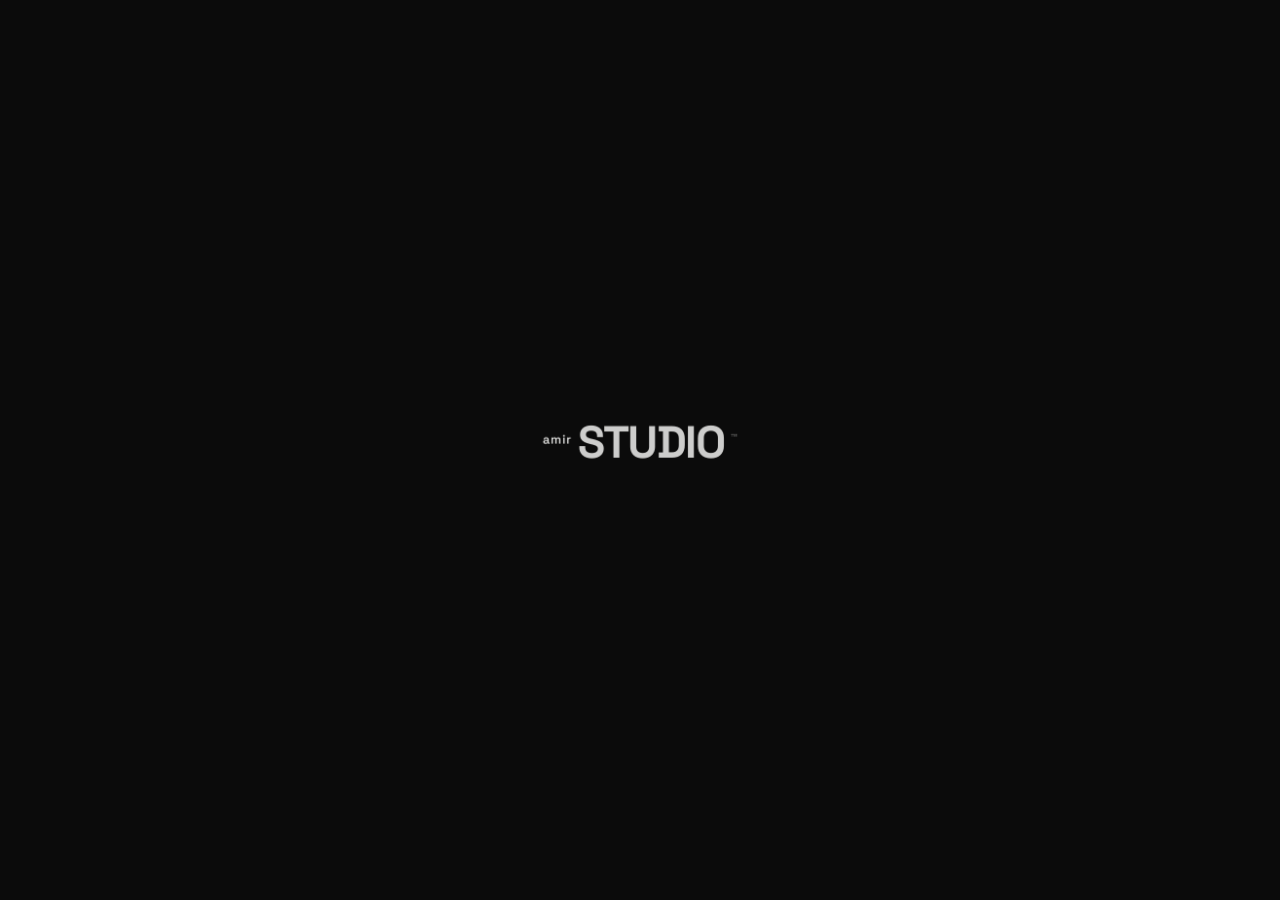
<file: index.html>
<!DOCTYPE html>
<html lang="en">
<head>
<meta charset="UTF-8">
<meta name="viewport" content="width=device-width, initial-scale=1.0">
<title>Creative Studio — Premium Digital Experiences</title>
<meta name="description" content="We craft premium digital experiences through bold design, strategic thinking, and flawless execution.">
<link href="https://fonts.googleapis.com/css2?family=Inter:wght@400;500;600;700;800;900&family=Space+Grotesk:wght@400;500;600;700&display=swap" rel="stylesheet">
<script>
/* hide the intro before first paint when it already played this session */
try{ if(sessionStorage.getItem('amir-intro-played')==='1') document.documentElement.classList.add('intro-skip'); }catch(e){}
</script>
<noscript><style>.loader{display:none}</style></noscript>
<style>
*,*::before,*::after{margin:0;padding:0;box-sizing:border-box}
:root{
  --c1:#F5F5F3;
  --linen:#f3f3f1;
  --white:#ffffff;
  --ink:#000000;
  --midnight:#1e2330;
  --sage:#676b5f;
  --lime:#d2e823;
  --lavender:#e9c0e9;
  --cobalt:#2665d6;
  --maroon:#780016;
  --forest:#254f1a;
  --mustard:#d6a337;
  --leaf:#ebffc5;
  --ease:cubic-bezier(.25,.1,.25,1);
  --stroke:2px solid #000
}
html,body{height:100%;overflow:hidden}
body{width:100%;font-family:'Inter',sans-serif;background:var(--c1);color:var(--ink);-webkit-font-smoothing:antialiased}
a:focus-visible,button:focus-visible,[tabindex]:focus-visible{outline:3px solid var(--lime);outline-offset:4px}

/* === SNAP DECK === */
.deck{
  position:relative;width:100%;height:100vh;height:100dvh;
  overflow-y:auto;overflow-x:hidden;
  scroll-snap-type:y mandatory;scroll-behavior:smooth;
  overscroll-behavior-y:contain;
  background-color:var(--c1);
  transition:background-color .5s ease;
  scrollbar-width:none;-ms-overflow-style:none
}
.deck::-webkit-scrollbar{display:none;width:0;height:0}

/* === FULL-SCREEN SECTIONS === */
.section{
  position:relative;width:100%;height:100vh;height:100dvh;
  display:flex;align-items:center;justify-content:center;
  overflow:hidden;padding:88px 5vw 64px;
  scroll-snap-align:start;scroll-snap-stop:always
}

/* === PAGE 01 : HERO === */
.hero-title{font-size:clamp(2rem,min(8vw,14vh),9rem);font-family:'Space Grotesk',sans-serif;font-weight:900;letter-spacing:-0.04em;line-height:.9}
.hero-sub{font-size:clamp(.95rem,min(1.5vw,2.2vh),1.5rem);font-weight:400;max-width:500px;opacity:.7;margin-top:1.5rem;line-height:1.6}
.section-label{position:absolute;top:4.75rem;left:5vw;font-size:.75rem;font-weight:600;letter-spacing:.2em;text-transform:uppercase;opacity:.5}
.section-num{position:absolute;top:4.75rem;right:5vw;font-size:.75rem;font-weight:600;letter-spacing:.2em;opacity:.3}
.s1-content{transform:scale(.75);transform-origin:center}

/* === LOGO === */
.top-nav{position:fixed;top:0;left:0;right:0;padding:.75rem 5vw;display:flex;align-items:flex-start;z-index:100;mix-blend-mode:difference;color:#fff}

.logo-blur{position:fixed;top:.45rem;left:5vw;width:12rem;height:2rem;z-index:90;border-radius:99px;pointer-events:none;
  -webkit-backdrop-filter:blur(16px);backdrop-filter:blur(16px);
  -webkit-mask-image:radial-gradient(120% 160% at 50% 50%,#000 45%,transparent 100%);
  mask-image:radial-gradient(120% 160% at 50% 50%,#000 45%,transparent 100%)}
.logo{font-family:'Space Grotesk',sans-serif;font-weight:700;display:flex;align-items:center;gap:.2rem}
.logo-small{font-size:.6rem;letter-spacing:.05em}
.logo-large{font-size:1.2rem;letter-spacing:-.02em}
.logo-tm{font-size:.6rem;letter-spacing:.05em}
.logo-tag{display:block;font-size:.5rem;letter-spacing:.2em;text-transform:uppercase;opacity:.6}

/* === INTRO LOADER : "shape-shift to reveal" ==============================
   Swap the accent / backdrop / copy in one place:
   --ldr-accent : shapes, dot, flood line   · --ldr-ink : backdrop
   Shape order lives in the JS SHAPES array (any valid clip-path).
   ====================================================================== */
.intro-skip .loader{display:none}
/* accent = the hero / header section colour (--c1), so the intro hands off to the page seamlessly */
.loader{--ldr-accent:var(--c1);--ldr-ink:#0b0b0b;
  position:fixed;inset:0;z-index:9999;overflow:hidden;contain:layout paint;
  font-family:'Space Grotesk',sans-serif;-webkit-tap-highlight-color:transparent}
.ldr-bg{position:absolute;inset:0;background:var(--ldr-ink)}
.ldr-stage{position:absolute;inset:0;display:grid;place-items:center}

/* beat 1 — shape morph */
.ldr-shape{grid-area:1/1;width:clamp(80px,15vh,128px);aspect-ratio:1;background:var(--ldr-accent);
  clip-path:circle(50% at 50% 50%);will-change:transform,opacity}

/* beat 2 — logo lockup */
.ldr-lockup{grid-area:1/1;opacity:0;display:grid;justify-items:center;gap:.6rem;will-change:transform,opacity}
.ldr-mark{display:flex;align-items:flex-start;gap:.3rem;line-height:1;color:#f5f5f3}
.ldr-amir{font-size:.8rem;font-weight:500;letter-spacing:.09em;align-self:center}
.ldr-studio{font-size:clamp(2rem,7vw,2.9rem);font-weight:700;letter-spacing:-.03em}
.ldr-tm{font-size:.8rem;font-weight:500;align-self:flex-start;margin-top:.35rem}
.ldr-tag{font-size:.6rem;font-weight:600;letter-spacing:.42em;text-transform:uppercase;color:#8b8f84;padding-left:.42em}

/* beat 3 — compression dot */
.ldr-dot{grid-area:1/1;width:11px;height:11px;border-radius:50%;background:var(--ldr-accent);opacity:0;will-change:transform,opacity}

/* beat 4 — vertical line that floods the screen, then hands straight over to the page */
.ldr-line{position:absolute;left:50%;top:0;width:2px;height:100%;margin-left:-1px;background:var(--ldr-accent);
  transform:scaleY(0);transform-origin:50% 50%;will-change:transform;z-index:2}

html.is-loading .deck{overflow:hidden}

/* === SOUND TOGGLE (music button, under the logo / section label) === */
.sound-btn{position:fixed;top:6.4rem;left:5vw;z-index:95;width:42px;height:42px;padding:0;
  display:grid;place-items:center;border:2px solid currentColor;border-radius:99px;
  background:var(--chrome-bg,#f5f5f3);color:var(--chrome-fg,#000);
  cursor:pointer;-webkit-tap-highlight-color:transparent;
  transition:background-color .5s ease,color .5s ease,transform .2s var(--ease)}
.sound-btn::after{content:"";position:absolute;inset:-9px;border-radius:99px}
.sound-btn:hover{transform:translateY(-1px)}
.sound-btn:active{transform:translateY(1px)}
.sound-btn:focus-visible{outline:3px solid var(--chrome-fg,#000);outline-offset:4px}
/* on = inverted: the section's ink becomes the fill, the section colour becomes the glyph */
.sound-btn.is-on{background:var(--chrome-fg,#000);color:var(--chrome-bg,#f5f5f3)}
.sound-btn svg{width:20px;height:20px;display:block;overflow:visible}
.sound-slash{transition:opacity .2s var(--ease)}
.sound-btn.is-on .sound-slash{opacity:0}
.sound-ring{position:absolute;inset:-3px;border-radius:99px;border:2px solid var(--chrome-fg,#000);opacity:0;pointer-events:none}
@media (max-height:760px){
  .sound-btn{top:5.4rem;width:38px;height:38px}
  .sound-btn svg{width:18px;height:18px}
}
@media (max-height:620px){
  .sound-btn{top:5.05rem;width:34px;height:34px;border-width:1.5px}
  .sound-btn svg{width:16px;height:16px}
}
@media (max-height:520px){
  .sound-btn{top:4.7rem;width:30px;height:30px;border-width:1.5px}
  .sound-btn svg{width:15px;height:15px}
}

/* === MOBILE MENU : cute burger + section index ==========================
   Mobile only (≤900px). Same chameleon rule as the music button: the
   button wears the current section's colour, its ink is auto-contrast.
   The index opens over a 50% frost with everything behind it blurred.
   ====================================================================== */
.burger{position:fixed;top:.95rem;right:5vw;z-index:420;width:42px;height:42px;padding:0;
  display:none;place-items:center;border:2px solid currentColor;border-radius:99px;
  background:var(--chrome-bg,#f5f5f3);color:var(--chrome-fg,#000);
  cursor:pointer;-webkit-tap-highlight-color:transparent;
  transition:background-color .45s ease,color .45s ease,transform .2s var(--ease)}
.burger::after{content:"";position:absolute;inset:-9px;border-radius:99px} /* fat tap target */
.burger:hover{transform:translateY(-1px)}
.burger:active{transform:translateY(1px)}
.burger:focus-visible{outline:3px solid var(--chrome-fg,#000);outline-offset:4px}

/* three rounded strokes — the middle one is short, that's the cute bit */
.burger-box{position:relative;display:block;width:18px;height:14px}
.burger-box i{position:absolute;left:0;height:2px;border-radius:2px;background:currentColor;
  transition:transform .45s cubic-bezier(.34,1.56,.64,1),width .3s var(--ease),opacity .18s var(--ease)}
.burger-box i:nth-child(1){top:0;width:100%}
.burger-box i:nth-child(2){top:6px;width:64%}
.burger-box i:nth-child(3){top:12px;width:100%}
/* hover: the little line stretches, the outer two part a hair */
.burger:hover .burger-box i:nth-child(1){transform:translateY(-1px)}
.burger:hover .burger-box i:nth-child(2){width:100%}
.burger:hover .burger-box i:nth-child(3){transform:translateY(1px)}

/* open: strokes fold into a cross, button inverts (same as the music button) */
.burger.is-open{background:var(--chrome-fg,#000);color:var(--chrome-bg,#f5f5f3)}
.burger.is-open .burger-box i:nth-child(1){transform:translateY(6px) rotate(45deg)}
.burger.is-open .burger-box i:nth-child(2){width:100%;opacity:0;transform:scaleX(.3)}
.burger.is-open .burger-box i:nth-child(3){transform:translateY(-6px) rotate(-45deg)}

@keyframes burger-pop{
  0%{transform:scale(1)}30%{transform:scale(.86)}65%{transform:scale(1.08)}100%{transform:scale(1)}
}
.burger.is-pop{animation:burger-pop .52s cubic-bezier(.34,1.56,.64,1)}

/* --- the sheet -------------------------------------------------------- */
.menu{position:fixed;inset:0;z-index:400;visibility:hidden;pointer-events:none;
  font-family:'Inter',sans-serif;transition:visibility 0s .44s}
.menu.is-open{visibility:visible;pointer-events:auto;transition-delay:0s}
/* 50% page frost + blur: everything behind the menu reads as blurred out */
.menu-bg{position:absolute;inset:0;opacity:0;background:rgba(245,245,243,.5);
  -webkit-backdrop-filter:blur(18px) saturate(1.08);backdrop-filter:blur(18px) saturate(1.08);
  transition:opacity .44s var(--ease)}
.menu.is-open .menu-bg{opacity:1}

.menu-inner{position:relative;height:100%;display:flex;flex-direction:column;justify-content:center;
  padding:6.25rem 5vw 4.5rem;overflow-y:auto;overscroll-behavior:contain;
  opacity:0;transform:translateY(14px);
  transition:opacity .34s var(--ease),transform .5s var(--ease)}
.menu.is-open .menu-inner{opacity:1;transform:none}

.menu-eyebrow{font-size:.7rem;font-weight:600;letter-spacing:.22em;text-transform:uppercase;opacity:.5;
  margin-bottom:.9rem;padding-left:6px}

/* rows = the site's button language: 16px radius, hard 2px stroke on the active one */
.menu-item{display:flex;align-items:baseline;gap:14px;padding:16px 18px;
  border:2px solid transparent;border-radius:16px;color:#000;text-decoration:none;
  font-family:'Space Grotesk',sans-serif;font-weight:700;letter-spacing:-.025em;line-height:1.05;
  font-size:clamp(1.4rem,5.6vw,2rem);
  opacity:0;transform:translateY(20px);
  transition:opacity .45s var(--ease),transform .55s cubic-bezier(.34,1.56,.64,1),
             background-color .28s var(--ease),color .28s var(--ease),border-color .28s var(--ease);
  transition-delay:0s}
.menu-item + .menu-item{margin-top:4px}
.menu.is-open .menu-item{opacity:1;transform:none;
  transition-delay:calc(90ms + var(--i,0) * 55ms),calc(90ms + var(--i,0) * 55ms),0s,0s,0s}
.menu-item:hover{background:rgba(0,0,0,.07)}
/* the section you're on: filled with that section's own colour */
.menu-item[aria-current="true"]{background:var(--chrome-bg,#f5f5f3);color:var(--chrome-fg,#000);border-color:currentColor}

.menu-idx{font-family:'Inter',sans-serif;font-size:.66rem;font-weight:600;letter-spacing:.18em;
  opacity:.4;transform:translateY(-.4em)}
.menu-arrow{margin-left:auto;font-size:.9rem;opacity:.35;transform:translateX(-5px);
  transition:transform .3s var(--ease),opacity .3s var(--ease)}
.menu-item:hover .menu-arrow{transform:none;opacity:.9}
.menu-foot{position:absolute;left:5vw;right:5vw;bottom:1.6rem;font-size:.62rem;font-weight:600;
  letter-spacing:.2em;text-transform:uppercase;opacity:.45}

@media (max-width:900px){ .burger{display:grid} }
@media (min-width:901px){ .menu{display:none} }
@media (max-height:760px){ .burger{width:38px;height:38px} }
@media (max-height:620px){
  .burger{top:.6rem;width:34px;height:34px;border-width:1.5px}
  .menu-inner{padding:4.75rem 5vw 3rem}
  .menu-item{padding:10px 14px;font-size:clamp(1.1rem,4.6vw,1.5rem)}
  .menu-item + .menu-item{margin-top:2px}
  .menu-eyebrow{margin-bottom:.5rem}
  .menu-foot{bottom:1rem}
}
@media (max-height:520px){
  .burger{top:.45rem;width:30px;height:30px}
  .menu-item{padding:6px 12px;font-size:1rem}
}
@media (prefers-reduced-motion:reduce){
  .burger.is-pop{animation:none}
  .menu,.menu-bg,.menu-inner,.menu-item{transition-duration:.01ms!important}
}

/* === SHARED TYPE === */
h1,h2,h3{font-family:'Space Grotesk',sans-serif;font-weight:700;line-height:1}
.band-inner{width:100%;max-width:1200px}
.display{font-size:clamp(2rem,min(5.4vw,8.6vh),5rem);font-weight:800;letter-spacing:-.043em;line-height:1}
.lede{font-size:clamp(.95rem,min(1.15vw,1.8vh),1.125rem);line-height:1.55;letter-spacing:-.02em;color:var(--sage);max-width:52ch}
.split{display:grid;grid-template-columns:1.05fr .95fr;gap:clamp(20px,4vh,48px);align-items:end}

/* --- About --- */
.tiles{display:grid;grid-template-columns:repeat(3,1fr);gap:16px;margin-top:clamp(24px,7vh,56px)}
.tile{display:flex;flex-direction:column;justify-content:space-between;min-height:clamp(96px,18vh,150px);padding:clamp(16px,2.4vh,24px);border:var(--stroke);border-radius:32px;transition:transform .3s var(--ease)}
.tile:hover{transform:translateY(-2px)}
.tile b{font-family:'Space Grotesk',sans-serif;font-size:clamp(1.6rem,min(3vw,5vh),2.75rem);font-weight:800;letter-spacing:-.03em;line-height:1}
.tile span{font-size:13px;letter-spacing:-.01em;opacity:.75}
.tile-lime{background:var(--lime);color:#000}
.tile-white{background:var(--white);color:#000}
.tile-cobalt{background:var(--cobalt);color:#fff}

/* --- Our Works : solitaire deck --- */
.band-works{color:#fff}
.band-works .lede{color:rgba(255,255,255,.8)}

.works-body{display:grid;grid-template-columns:minmax(250px,332px) minmax(0,1fr);gap:clamp(24px,3.6vw,56px);align-items:end;margin-top:clamp(16px,3.4vh,32px)}
.works-info{display:flex;flex-direction:column;justify-content:flex-end;gap:clamp(12px,2.2vh,22px);min-width:0}
.works-kicker{font-size:10px;font-weight:600;letter-spacing:.22em;text-transform:uppercase;opacity:.5}
.works-hint{display:flex;align-items:center;flex-wrap:wrap;gap:6px 8px;margin:0;font-size:10px;font-weight:600;letter-spacing:.16em;text-transform:uppercase;opacity:.55}
.works-hint b{font-weight:700;opacity:1;border-bottom:1.5px solid currentColor;padding-bottom:1px}
.works-hint i{font-style:normal;opacity:.6}
.works-hint .hint-tap{display:none}
@media (hover:none){.works-hint .hint-tap{display:inline}.works-hint .hint-click{display:none}}

/* the caption swaps with the deck — same three projects, one visible at a time */
.wk-info-stack{display:grid}
.wk-info{grid-area:1/1;display:flex;flex-direction:column;align-items:flex-start;opacity:0;visibility:hidden;transform:translateY(8px);pointer-events:none;transition:none}
.wk-info.is-on{opacity:1;visibility:visible;transform:none;pointer-events:auto;transition:opacity .34s var(--ease),transform .34s var(--ease)}
.wk-meta{display:flex;align-items:center;gap:10px;margin-bottom:10px;font-family:'Space Grotesk',sans-serif;font-size:10px;font-weight:600;letter-spacing:.2em;text-transform:uppercase;opacity:.55}
.wk-meta span+span::before{content:"—";margin-right:10px;opacity:.7}
.wk-info h3{margin:0 0 10px;font-family:'Space Grotesk',sans-serif;font-size:clamp(24px,2.4vw,34px);font-weight:700;letter-spacing:-.03em;line-height:1.04}
.wk-info p{margin:0 0 14px;max-width:34ch;font-size:14px;line-height:1.5;letter-spacing:-.01em;opacity:.82}
.wk-tags{display:flex;flex-wrap:wrap;gap:7px}
.wk-tags span{padding:5px 11px;border:1.5px solid rgba(255,255,255,.5);border-radius:99px;font-size:11px;font-weight:600;letter-spacing:.03em}
.wk-info .wk-tags{margin-bottom:16px}
.wk-link{display:inline-flex;align-items:center;gap:10px;font-size:10px;font-weight:600;letter-spacing:.18em;text-transform:uppercase;opacity:.9}
.wk-go{display:grid;place-items:center;width:28px;height:28px;border:1.5px solid currentColor;border-radius:99px;font-size:12px;letter-spacing:0}

/* the stage is the hit area; cards live inside it in 3 fixed seats */
.works-stage{
  --h:clamp(380px,58vh,560px);
  position:relative;height:var(--h);min-width:0;
  touch-action:pan-y;cursor:pointer;outline:none;
  -webkit-tap-highlight-color:transparent;-webkit-user-select:none;user-select:none;
}
.works-stage:focus-visible{outline:3px solid var(--lime);outline-offset:6px;border-radius:32px}

.wk-card{
  --x:0%;--rot:0deg;--y:0px;--sc:.95;--dim:.8;
  position:absolute;left:50%;top:50%;
  width:2.5in;height:3.5in;
  display:flex;flex-direction:column;justify-content:space-between;
  padding:clamp(16px,2.2vh,24px);
  border:var(--stroke);border-radius:28px;overflow:hidden;
  color:#fff;opacity:var(--dim);z-index:1;
  transform:translate(calc(-50% + var(--x)),calc(-50% + var(--y))) rotate(var(--rot)) scale(var(--sc));
  transition:transform .58s var(--spring),width .58s var(--spring),height .58s var(--spring),opacity .45s var(--ease);
  will-change:transform;
}
.wk-card[data-pos="0"]{--x:0%;--rot:0deg;--sc:1;--dim:1;z-index:3}
.wk-card[data-pos="1"]{--x:52%;--rot:7deg;z-index:2}
.wk-card[data-pos="2"]{--x:-52%;--rot:-7deg;z-index:1}
.works-stage:not(.is-lifted) .wk-card[data-pos="0"]:hover{--y:-6px}

/* card face: rank corners and a crest — the copy lives beside the deck */
.wk-top{display:flex;align-items:center;justify-content:space-between;gap:12px;font-family:'Space Grotesk',sans-serif;font-size:11px;font-weight:600;letter-spacing:.2em;text-transform:uppercase;transition:opacity .25s var(--ease)}
.wk-index{opacity:.7}
.wk-year{opacity:.5}
.wk-face{position:relative;flex:1;display:grid;place-items:center;transition:opacity .25s var(--ease)}
.wk-mark{grid-area:1/1;display:grid;place-items:center;width:clamp(88px,13vh,116px);aspect-ratio:1;border:2px solid currentColor;border-radius:50%;font-family:'Space Grotesk',sans-serif;font-size:clamp(20px,2.6vh,28px);font-weight:700;letter-spacing:.04em;opacity:.9;transition:opacity .25s var(--ease),transform .25s var(--ease)}

/* loading circle animation before opening preview */
.wk-loader{
  grid-area:1/1;
  display:grid;place-items:center;
  width:clamp(52px,8vh,66px);height:clamp(52px,8vh,66px);
  opacity:0;pointer-events:none;transform:scale(.72);
  transition:opacity .24s var(--ease),transform .24s var(--ease);
  z-index:2;
}
.wk-card.is-loading{--dim:1;--y:-8px;cursor:wait}
.wk-card.is-loading .wk-loader{
  opacity:1;transform:scale(1);
}
.wk-card.is-loading .wk-mark{
  opacity:.12;transform:scale(.85);
}
.wk-spin-svg{
  width:100%;height:100%;
  animation:wk-spin .85s linear infinite;
  transform-origin:center;
}
@keyframes wk-spin{
  100%{transform:rotate(360deg)}
}
.wk-spin-track{
  stroke:currentColor;opacity:.2;
}
.wk-spin-head{
  stroke:currentColor;stroke-linecap:round;
  stroke-dasharray:113;stroke-dashoffset:75;
  animation:wk-dash 1.35s ease-in-out infinite;
}
@keyframes wk-dash{
  0%{stroke-dasharray:1,113;stroke-dashoffset:0}
  50%{stroke-dasharray:75,113;stroke-dashoffset:-32}
  100%{stroke-dasharray:75,113;stroke-dashoffset:-113}
}

/* the preview window only exists in the lifted state */
.wk-window{
  position:absolute;inset:clamp(12px,1.8vh,18px);
  display:flex;flex-direction:column;gap:9px;padding:clamp(11px,1.5vh,15px);
  border:2px solid #000;border-radius:24px;color:#fff;
  background:#0b0b0b;background-image:radial-gradient(rgba(255,255,255,.16) 1px,transparent 1px);
  background-size:18px 18px;background-position:center;
  opacity:0;pointer-events:none;transition:opacity .3s var(--ease);
}
.wk-win-top{display:flex;align-items:center;gap:7px;font-size:9px;font-weight:600;letter-spacing:.2em;text-transform:uppercase;color:rgba(255,255,255,.6)}
.wk-win-title{white-space:nowrap;overflow:hidden;text-overflow:ellipsis;flex:1}
.wk-win-close{
  flex:none;margin-left:auto;width:22px;height:22px;
  display:grid;place-items:center;border:1.5px solid rgba(255,255,255,.3);border-radius:50%;
  background:rgba(255,255,255,.1);color:#fff;font-size:13px;line-height:1;
  cursor:pointer;padding:0;
  transition:background .2s var(--ease),transform .2s var(--ease),border-color .2s var(--ease);
}
.wk-win-close:hover{background:rgba(255,255,255,.3);border-color:#fff;transform:scale(1.1)}
.wk-win-close:active{transform:scale(.92)}
.wk-dot{flex:none;width:6px;height:6px;border-radius:50%;background:var(--lime)}
.wk-win-body{position:relative;flex:1;display:grid;place-items:center;border:1.5px solid rgba(255,255,255,.16);border-radius:14px;overflow:hidden}
.wk-play{display:grid;place-items:center;width:clamp(32px,4.2vh,44px);height:clamp(32px,4.2vh,44px);border:2px solid #000;border-radius:50%;background:var(--lime);color:#000;font-size:12px;cursor:pointer;transition:transform .2s var(--ease)}
.wk-play:hover{transform:scale(1.08)}
.wk-skel{position:absolute;left:12px;right:12px;bottom:12px;display:flex;flex-direction:column;gap:5px}
.wk-skel i{display:block;height:5px;border-radius:99px;background:rgba(255,255,255,.2)}
.wk-skel i:nth-child(2){width:58%;background:rgba(255,255,255,.13)}

/* lifted: front card goes landscape and the window takes its face */
.works-stage.is-lifted{cursor:pointer}
.works-stage.is-lifted .wk-card{--dim:.34}
.works-stage.is-lifted .wk-card[data-pos="0"]{--dim:1;width:100%;height:calc(var(--h) * .72);z-index:4;cursor:default}
.works-stage.is-lifted .wk-card[data-pos="1"]{--x:64%;--dim:.22;--sc:.84}
.works-stage.is-lifted .wk-card[data-pos="2"]{--x:-64%;--dim:.22;--sc:.84}
.works-stage.is-lifted .wk-card[data-pos="0"] .wk-top,
.works-stage.is-lifted .wk-card[data-pos="0"] .wk-face{opacity:0}
.works-stage.is-lifted .wk-card[data-pos="0"] .wk-window{opacity:1;pointer-events:auto;transition-delay:.14s}

.wk-cobalt{background:var(--cobalt)}
.wk-leaf{background:var(--leaf);color:#000}
.wk-forest{background:var(--forest)}

/* --- 3D Scene --- */
.band-scene{color:#fff}
.band-scene .section-num{opacity:.4}
.band-scene .lede{color:rgba(255,255,255,.8)}
.scene-card{position:relative;display:grid;place-items:center;height:clamp(216px,42vh,400px);margin-top:clamp(18px,5vh,48px);border:var(--stroke);border-radius:32px;overflow:hidden;background-color:var(--white);
  background-image:radial-gradient(rgba(0,0,0,.16) 1px,transparent 1px);background-size:24px 24px;background-position:center;
  cursor:grab;touch-action:pan-y;user-select:none;-webkit-user-select:none}
.scene-card:focus-visible{outline:3px solid var(--lime);outline-offset:4px}
.scene-card.dragging{cursor:grabbing}
.scene-hint{position:absolute;top:16px;left:16px;display:inline-flex;align-items:center;gap:6px;padding:6px 12px;border:1.5px solid #000;border-radius:99px;background:#fff;font-size:10px;font-weight:600;letter-spacing:.14em;text-transform:uppercase;color:#000;pointer-events:none}
.scene{position:relative;--cube:clamp(130px,25vh,240px);width:var(--cube);height:var(--cube);perspective:1100px;perspective-origin:50% 45%}
.cube{position:relative;width:100%;height:100%;transform-style:preserve-3d;animation:cube-spin 24s linear infinite;animation-delay:-5s}
.face{position:absolute;inset:0;border:2px solid #000;border-radius:8px}
.face-front{background:var(--lime);transform:translateZ(calc(var(--cube) / 2))}
.face-back{background:var(--lavender);transform:rotateY(180deg) translateZ(calc(var(--cube) / 2))}
.face-right{background:var(--cobalt);transform:rotateY(90deg) translateZ(calc(var(--cube) / 2))}
.face-left{background:var(--white);transform:rotateY(-90deg) translateZ(calc(var(--cube) / 2))}
.face-top{background:var(--mustard);transform:rotateX(90deg) translateZ(calc(var(--cube) / 2))}
.face-bottom{background:var(--forest);transform:rotateX(-90deg) translateZ(calc(var(--cube) / 2))}
@keyframes cube-spin{
  0%{transform:rotateX(-16deg) rotateY(0deg)}
  50%{transform:rotateX(-26deg) rotateY(180deg)}
  100%{transform:rotateX(-16deg) rotateY(360deg)}
}
.orb{position:absolute;border:2px solid #000;pointer-events:none}
.orb-a{left:16%;top:26%;width:clamp(40px,6vh,72px);height:clamp(40px,6vh,72px);border-radius:50%;background:var(--lime);animation:bob-a 7s ease-in-out infinite}
.orb-b{right:16%;bottom:22%;width:clamp(56px,8vh,96px);height:clamp(56px,8vh,96px);border-radius:24px;background:var(--lavender);animation:bob-b 9s ease-in-out infinite}
@keyframes bob-a{0%,100%{transform:translateY(-12px)}50%{transform:translateY(12px)}}
@keyframes bob-b{0%,100%{transform:rotate(10deg) translateY(10px)}50%{transform:rotate(16deg) translateY(-10px)}}
.scene-meta{display:flex;flex-wrap:wrap;justify-content:space-between;gap:16px;margin-top:14px;font-size:11px;letter-spacing:.14em;text-transform:uppercase;color:rgba(255,255,255,.7)}

/* --- Work With Us --- */
.band-cta{color:#000}
.band-cta .section-num{opacity:.4}
.cta-grid{display:grid;grid-template-columns:1.05fr .95fr;gap:clamp(24px,5vh,56px);align-items:center}
.lede-light{color:rgba(0,0,0,.72);margin-top:clamp(12px,2.6vh,24px)}
.cta-row{display:flex;flex-wrap:wrap;align-items:flex-end;gap:12px;margin-top:clamp(18px,4vh,36px)}
.btn{display:inline-flex;align-items:center;justify-content:center;gap:10px;font-size:16px;font-weight:700;letter-spacing:-.01em;text-decoration:none;border:var(--stroke);border-radius:16px;padding:clamp(13px,2.2vh,18px) 28px;transition:transform .25s var(--ease),background-color .25s var(--ease)}
.btn:hover{transform:translateY(-2px)}
.btn:active{transform:translateY(2px)}
.btn-lime{background:var(--lime);color:#000;font-size:32px;padding:clamp(26px,4.4vh,36px) 56px}
.btn-lime:hover{background:#c6db1d}
.btn-ghost{background:transparent;color:#000;border-color:#000}
.btn-ghost:hover{background:rgba(0,0,0,.08)}
.cta-card{background:var(--white);color:#000;border:var(--stroke);border-radius:32px;padding:clamp(18px,2.4vh,24px)}
.cta-card h3{font-size:clamp(19px,min(1.7vw,2.6vh),24px);font-weight:700;letter-spacing:-.024em;line-height:1.2;margin-bottom:14px}
.cta-card ul{list-style:none}
.cta-card li{display:flex;justify-content:space-between;gap:16px;padding:clamp(8px,1.4vh,13px) 0;border-bottom:1.5px solid rgba(0,0,0,.18);font-size:clamp(13px,1.05vw,15px);letter-spacing:-.02em}
.cta-card li:last-child{border-bottom:none;padding-bottom:0}
.cta-card li span:last-child{font-family:'Space Grotesk',sans-serif;font-size:12px;letter-spacing:.14em;opacity:.45}
.cta-status{display:inline-flex;align-items:center;gap:8px;margin-top:clamp(12px,2vh,20px);padding:7px 14px;border:1.5px solid #000;border-radius:99px;font-size:11px;font-weight:600;letter-spacing:.14em;text-transform:uppercase}
.cta-status .dot{width:8px;height:8px;border-radius:50%;background:var(--lime);border:1.5px solid #000}
.cta-mail{display:block;width:max-content;margin-top:14px;font-size:14px;font-weight:600;color:#000;text-decoration:none;border-bottom:2px solid var(--lime);padding-bottom:2px}
.cta-mail:hover{border-bottom-color:#000}
.site-foot{display:flex;flex-wrap:wrap;justify-content:space-between;gap:16px;margin-top:clamp(20px,7vh,64px);padding-top:18px;border-top:1.5px solid rgba(0,0,0,.28);font-size:11px;letter-spacing:.14em;text-transform:uppercase;color:rgba(0,0,0,.65)}

/* === RESPONSIVE : WIDTH === */
@media (max-width:900px){
  .section{padding:74px 5vw 52px}
  .split,.cta-grid{grid-template-columns:1fr;gap:clamp(14px,2.4vh,28px)}
  .display{font-size:clamp(1.8rem,min(8.5vw,5.4vh),3.4rem)}
  .works-body{grid-template-columns:minmax(0,1fr);gap:clamp(18px,3vh,28px);align-items:start}
  .works-info{order:2;gap:14px}
  .works-stage{order:1;--h:clamp(350px,44vh,420px)}
  .wk-info h3{font-size:clamp(22px,4.4vw,30px)}
  .wk-card{border-radius:26px}
  .wk-card[data-pos="1"]{--x:46%}
  .wk-card[data-pos="2"]{--x:-46%}
  .works-stage.is-lifted .wk-card[data-pos="0"]{height:calc(var(--h) * .8)}
  .tiles{margin-top:clamp(16px,3vh,32px);gap:10px}
  .tile{min-height:clamp(76px,12vh,120px);padding:14px;border-radius:24px}
  .tile b{font-size:clamp(1.4rem,5vw,1.9rem)}
  .tile span{font-size:11px}
  .scene-card{height:clamp(190px,34vh,320px);margin-top:clamp(12px,2.4vh,26px)}
  .scene{--cube:clamp(120px,22vh,180px)}
  .orb-a{left:8%;top:34%}
  .orb-b{right:9%;bottom:16%}
  .section-label,.section-num{top:4rem}
  .site-foot{margin-top:clamp(14px,3vh,26px);padding-top:14px}
  .cta-status{margin-top:12px}
  .btn{border-radius:14px}
}
/* tablet: push the fan out a little wider than the phone stack */
@media (max-width:900px) and (min-width:640px){
  .wk-card[data-pos="1"]{--x:42%}
  .wk-card[data-pos="2"]{--x:-42%}
}
@media (max-width:560px){
  .tiles{grid-template-columns:1fr}
  .tile{flex-direction:row;align-items:center;min-height:clamp(58px,9vh,92px)}
  .tile b{font-size:1.5rem}
  .cta-row{gap:10px}
  .btn{padding:12px 20px;font-size:14.5px}
  .btn-lime{padding:24px 40px;font-size:29px}
  .band-cta .cta-card{padding:16px}
  .cta-card li{padding:8px 0}
  .cta-mail{margin-top:10px}
}

/* phones: the fan narrows, and holding expands the card into a window */
@media (max-width:640px){
  .works-hint{font-size:9px;letter-spacing:.14em}
  .works-stage{--h:clamp(345px,44vh,380px)}
  .works-info{gap:10px}
  .wk-info p{font-size:13px;display:-webkit-box;-webkit-line-clamp:2;-webkit-box-orient:vertical;overflow:hidden;margin-bottom:12px}
  .wk-info .wk-link{font-size:9px;letter-spacing:.14em;gap:8px}
  .wk-info .wk-go{width:24px;height:24px;font-size:11px}
  .wk-info .wk-tags{margin-bottom:12px}
  .wk-card{padding:14px;border-radius:22px}
  .wk-card[data-pos="1"]{--x:32%;--rot:5deg}
  .wk-card[data-pos="2"]{--x:-32%;--rot:-5deg}
  .wk-mark{width:clamp(74px,11vh,100px);font-size:clamp(18px,2.4vh,24px)}
  .works-stage.is-lifted .wk-card[data-pos="0"]{
    width:100%;height:calc(var(--h) * .86);justify-content:flex-start;
  }
  .works-stage.is-lifted .wk-card[data-pos="0"] .wk-window{
    inset:10px;
  }
}

/* === RESPONSIVE : SHORT VIEWPORTS === */
@media (max-height:760px){
  .section{padding:62px 5vw 38px}
  .section-label,.section-num{top:3.75rem}
  .display{font-size:clamp(1.7rem,min(4.6vw,7.2vh),3.4rem)}
  .lede{font-size:.9rem}
  .split{gap:16px}
  .tiles{margin-top:18px}
  .tile{min-height:92px;padding:14px;border-radius:24px}
  .works-body{margin-top:14px;gap:16px}
  .works-stage{--h:clamp(345px,46vh,380px)}
  .wk-info p{font-size:13px}
  .wk-info .wk-link{display:none}
  .scene-card{height:clamp(190px,34vh,320px);margin-top:14px}
  .scene{--cube:clamp(120px,22vh,200px)}
  .scene-meta{margin-top:10px}
  .cta-row{margin-top:16px}
  .site-foot{margin-top:14px;padding-top:10px}
  .cta-card h3{margin-bottom:8px}
  .cta-status{margin-top:10px}
}
@media (max-height:600px) and (min-width:901px){
  .section{padding:52px 5vw 30px}
  .display{font-size:clamp(1.6rem,6.4vh,2.8rem)}
  .hero-title{font-size:clamp(1.8rem,12vh,5rem)}
  .tile{min-height:78px}
  .works-stage{--h:clamp(340px,50vh,380px)}
  .scene-card{height:34vh}
}

/* short phones: a tighter deck, caption trims to the essentials */
@media (max-width:640px) and (max-height:760px){
  .works-stage{--h:clamp(340px,46vh,370px)}
  .wk-info h3{font-size:21px}
  .wk-info p{display:none}
  .wk-info .wk-tags{margin-bottom:0}
}

/* short landscape / small laptops: keep the caption beside the deck */
@media (min-width:641px) and (max-height:640px){
  .works-body{grid-template-columns:minmax(200px,280px) minmax(0,1fr);gap:28px;align-items:center}
  .works-info{order:0;gap:10px}
  .works-stage{order:0;--h:clamp(340px,54vh,380px)}
  .works-kicker,.works-hint{display:none}
  .wk-meta{margin-bottom:6px}
  .wk-info h3{font-size:22px;margin-bottom:6px}
  .wk-info p{display:none}
  .wk-info .wk-link{display:none}
  .wk-info .wk-tags{margin-bottom:0}
  .wk-tags span{padding:4px 9px;font-size:10px}
}

/* short viewports: reclaim chrome space so nothing clips */
@media (max-height:620px){
  .section{padding:56px 5vw 28px}
  .section-label,.section-num{top:3.5rem}
  .tile{min-height:0;padding:10px 14px}
  .lede-light{margin-top:10px}
  .cta-row{margin-top:12px;gap:10px}
  .btn{padding:11px 22px;font-size:15px}
  .btn-lime{padding:22px 44px;font-size:30px}
  .cta-card{padding:14px}
  .cta-card li{padding:5px 0}
  .cta-card h3{margin-bottom:6px}
  .cta-status{margin-top:8px;padding:5px 12px}
  .cta-mail{margin-top:8px}
  .site-foot{margin-top:8px;padding-top:8px}
  .wk-tags span{padding:4px 9px;font-size:10px}
}
/* very small phones */
@media (max-width:360px){
  .cta-row{margin-top:8px;gap:8px}
  .cta-card{padding:12px}
  .site-foot{gap:8px}
}
/* tiny / landscape phones */
@media (max-height:520px){
  .section{padding:44px 5vw 18px}
  .section-label,.section-num{top:3.25rem}
  .display{font-size:clamp(1.45rem,5.2vh,2.4rem)}
  .lede{font-size:.82rem;line-height:1.45}
  .lede-light{margin-top:6px}
  .cta-row{margin-top:8px}
  .cta-card li{padding:4px 0}
  .cta-status{margin-top:6px;padding:4px 10px}
  .site-foot{margin-top:6px;padding-top:6px}
  .hero-sub{margin-top:.8rem}
}

/* === ACCESSIBILITY : REDUCED MOTION === */
@media (prefers-reduced-motion: reduce){
  .deck{scroll-snap-type:none;scroll-behavior:auto;transition:none}
  .cube,.orb-a,.orb-b{animation:none}
  .tile,.wk-card,.btn,.wk-top,.wk-face,.wk-window{transition:none}
}
</style>
</head>
<body>

<!-- === INTRO LOADER : 4 beats, plays once per session === -->
<div class="loader" id="loader" aria-hidden="true">
  <div class="ldr-bg"></div>
  <div class="ldr-stage">
    <div class="ldr-shape" id="ldrShape"></div>
    <div class="ldr-lockup" id="ldrLockup">
      <div class="ldr-mark"><span class="ldr-amir">amir</span><span class="ldr-studio">STUDIO</span><span class="ldr-tm">™</span></div>
      <div class="ldr-tag">Creative Agency</div>
    </div>
    <div class="ldr-dot" id="ldrDot"></div>
    <div class="ldr-line" id="ldrLine"></div>
  </div>
</div>

<div class="logo-blur" aria-hidden="true"></div>

<header class="top-nav">
  <div class="logo"><span class="logo-small">amir</span><span class="logo-large">STUDIO</span><span class="logo-tm">™</span><span class="logo-tag">Creative Agency</span></div>
</header>

<!-- music toggle — sits outside .top-nav so the difference blend can't invert it -->
<button class="sound-btn" id="soundBtn" type="button" aria-pressed="false" aria-label="Play background music" title="Play music">
  <span class="sound-ring" aria-hidden="true"></span>
  <svg class="sound-icon" viewBox="0 0 24 24" fill="none" aria-hidden="true">
    <path d="M9.1 17.1V7l8.4-2.2v9.9" stroke="currentColor" stroke-width="2" stroke-linecap="round" stroke-linejoin="round"/>
    <ellipse cx="6.7" cy="17.4" rx="2.6" ry="2.3" fill="currentColor" transform="rotate(-18 6.7 17.4)"/>
    <ellipse cx="15.1" cy="14.7" rx="2.6" ry="2.3" fill="currentColor" transform="rotate(-18 15.1 14.7)"/>
    <path class="sound-slash" d="M4.4 20 19.6 4.4" stroke="currentColor" stroke-width="1.8" stroke-linecap="round"/>
  </svg>
</button>

<!-- mobile menu : burger + section index -->
<div class="menu" id="menu" aria-hidden="true">
  <div class="menu-bg"></div>
  <div class="menu-inner">
    <div class="menu-eyebrow">Index</div>
    <nav class="menu-list" aria-label="Sections">
      <a class="menu-item" href="#home" data-target="home"><span class="menu-idx">01</span><span class="menu-name">Home</span><span class="menu-arrow" aria-hidden="true">→</span></a>
      <a class="menu-item" href="#about" data-target="about"><span class="menu-idx">02</span><span class="menu-name">About</span><span class="menu-arrow" aria-hidden="true">→</span></a>
      <a class="menu-item" href="#works" data-target="works"><span class="menu-idx">03</span><span class="menu-name">Our Works</span><span class="menu-arrow" aria-hidden="true">→</span></a>
      <a class="menu-item" href="#depth" data-target="depth"><span class="menu-idx">04</span><span class="menu-name">3D Scene</span><span class="menu-arrow" aria-hidden="true">→</span></a>
      <a class="menu-item" href="#contact" data-target="contact"><span class="menu-idx">05</span><span class="menu-name">Work With Us</span><span class="menu-arrow" aria-hidden="true">→</span></a>
    </nav>
    <p class="menu-foot">amirSTUDIO™ — Creative Agency</p>
  </div>
</div>

<button class="burger" id="burgerBtn" type="button" aria-expanded="false" aria-controls="menu" aria-label="Open menu" title="Menu">
  <span class="burger-box" aria-hidden="true"><i></i><i></i><i></i></span>
</button>

<main class="deck" id="deck">

  <!-- 01 — HERO -->
  <section class="section s1" id="home" data-bg="#f5f5f3">
    <div class="section-label">Creative Studio</div>
    <div class="section-num">01 / 05</div>
    <div class="s1-content">
      <h1 class="hero-title">I Design<br>Digital<br>Experiences.</h1>
      <p class="hero-sub">A bold creative studio crafting premium brands, immersive web experiences, and digital products that leave lasting impressions.</p>
    </div>
  </section>

  <!-- 02 — ABOUT -->
  <section class="section band-about" id="about" data-bg="#e9c0e9">
    <div class="section-label">About</div>
    <div class="section-num">02 / 05</div>
    <div class="band-inner">
      <div class="split">
        <h2 class="display">Design that<br>earns its place.</h2>
        <p class="lede">amirSTUDIO™ is a small independent studio working where brand, web and product meet. Tight teams, short processes, and work that says something — nothing decorative for the sake of it.</p>
      </div>
      <div class="tiles">
        <div class="tile tile-lime"><b>8+</b><span>Years of craft</span></div>
        <div class="tile tile-white"><b>150+</b><span>Projects shipped</span></div>
        <div class="tile tile-cobalt"><b>98%</b><span>Clients who return</span></div>
      </div>
    </div>
  </section>

  <!-- 03 — OUR WORKS -->
  <section class="section band-works" id="works" data-bg="#780016">
    <div class="section-label">Our Works</div>
    <div class="section-num">03 / 05</div>
    <div class="band-inner">
      <div class="split">
        <h2 class="display">Made to be<br>remembered.</h2>
        <p class="lede">A few recent projects. Each one starts the same way — a clear idea, held onto until the last pixel is in place.</p>
      </div>
      <div class="works-body">
        <div class="works-info">
          <span class="works-kicker">Selected work — 2024 / 26</span>

          <div class="wk-info-stack">
            <article class="wk-info is-on" data-project="luxe">
              <div class="wk-meta"><span>01 / 03</span><span>2026</span><span>Luxe Fashion</span></div>
              <h3>Luxe Fashion</h3>
              <p>Editorial commerce for a Parisian house — a lookbook that reads like print, with a checkout that never interrupts it.</p>
              <div class="wk-tags"><span>React</span><span>GSAP</span><span>Commerce</span></div>
              <a class="wk-link" href="#works">View case study <span class="wk-go" aria-hidden="true">↗</span></a>
            </article>

            <article class="wk-info" data-project="fintech" aria-hidden="true">
              <div class="wk-meta"><span>02 / 03</span><span>2025</span><span>Fintech</span></div>
              <h3>Fintech Dashboard</h3>
              <p>A calm control room for live money — twelve data views, one hierarchy, and no number left unreadable.</p>
              <div class="wk-tags"><span>Vue</span><span>D3</span><span>Product</span></div>
              <a class="wk-link" href="#works">View case study <span class="wk-go" aria-hidden="true">↗</span></a>
            </article>

            <article class="wk-info" data-project="artisan" aria-hidden="true">
              <div class="wk-meta"><span>03 / 03</span><span>2024</span><span>Artisan</span></div>
              <h3>Artisan Coffee</h3>
              <p>Identity and packaging for a slow-roast roastery — a stamp, a serif, and three bags that stack like tiles.</p>
              <div class="wk-tags"><span>Branding</span><span>Print</span><span>Packaging</span></div>
              <a class="wk-link" href="#works">View case study <span class="wk-go" aria-hidden="true">↗</span></a>
            </article>
          </div>

          <p class="works-hint"><b class="hint-tap">Tap</b><b class="hint-click">Click</b> card to preview <i>·</i> <b>Side cards</b> to cycle</p>
        </div>

        <div class="works-stage" id="worksStage" tabindex="0" role="group" aria-roledescription="card deck"
             aria-label="Three project cards. Click front card to preview, or click side cards to cycle. Click outside to close.">

          <article class="wk-card wk-cobalt" data-pos="0" data-project="luxe" aria-label="Luxe Fashion — brand site and commerce">
            <div class="wk-top"><span class="wk-index">01 / 03</span><span class="wk-year">2026</span></div>
            <div class="wk-face">
              <span class="wk-mark" aria-hidden="true">LF</span>
              <div class="wk-loader" aria-hidden="true">
                <svg class="wk-spin-svg" viewBox="0 0 44 44">
                  <circle class="wk-spin-track" cx="22" cy="22" r="18" fill="none" stroke-width="3.5"/>
                  <circle class="wk-spin-head" cx="22" cy="22" r="18" fill="none" stroke-width="3.5"/>
                </svg>
              </div>
            </div>
            <div class="wk-window" aria-hidden="true">
              <div class="wk-win-top">
                <span class="wk-dot"></span>
                <span class="wk-win-title">Preview — Luxe Fashion</span>
                <button class="wk-win-close" type="button" aria-label="Close preview">×</button>
              </div>
              <div class="wk-win-body"><span class="wk-play">▶</span><span class="wk-skel"><i></i><i></i></span></div>
            </div>
          </article>

          <article class="wk-card wk-leaf" data-pos="1" data-project="fintech" aria-label="Fintech Dashboard — product interface">
            <div class="wk-top"><span class="wk-index">02 / 03</span><span class="wk-year">2025</span></div>
            <div class="wk-face">
              <span class="wk-mark" aria-hidden="true">FD</span>
              <div class="wk-loader" aria-hidden="true">
                <svg class="wk-spin-svg" viewBox="0 0 44 44">
                  <circle class="wk-spin-track" cx="22" cy="22" r="18" fill="none" stroke-width="3.5"/>
                  <circle class="wk-spin-head" cx="22" cy="22" r="18" fill="none" stroke-width="3.5"/>
                </svg>
              </div>
            </div>
            <div class="wk-window" aria-hidden="true">
              <div class="wk-win-top">
                <span class="wk-dot"></span>
                <span class="wk-win-title">Preview — Fintech Dashboard</span>
                <button class="wk-win-close" type="button" aria-label="Close preview">×</button>
              </div>
              <div class="wk-win-body"><span class="wk-play">▶</span><span class="wk-skel"><i></i><i></i></span></div>
            </div>
          </article>

          <article class="wk-card wk-forest" data-pos="2" data-project="artisan" aria-label="Artisan Coffee — identity and packaging">
            <div class="wk-top"><span class="wk-index">03 / 03</span><span class="wk-year">2024</span></div>
            <div class="wk-face">
              <span class="wk-mark" aria-hidden="true">AC</span>
              <div class="wk-loader" aria-hidden="true">
                <svg class="wk-spin-svg" viewBox="0 0 44 44">
                  <circle class="wk-spin-track" cx="22" cy="22" r="18" fill="none" stroke-width="3.5"/>
                  <circle class="wk-spin-head" cx="22" cy="22" r="18" fill="none" stroke-width="3.5"/>
                </svg>
              </div>
            </div>
            <div class="wk-window" aria-hidden="true">
              <div class="wk-win-top">
                <span class="wk-dot"></span>
                <span class="wk-win-title">Preview — Artisan Coffee</span>
                <button class="wk-win-close" type="button" aria-label="Close preview">×</button>
              </div>
              <div class="wk-win-body"><span class="wk-play">▶</span><span class="wk-skel"><i></i><i></i></span></div>
            </div>
          </article>

        </div>
      </div>
    </div>
  </section>

  <!-- 04 — 3D SCENE -->
  <section class="section band-scene" id="depth" data-bg="#2665d6">
    <div class="section-label">3D Scene</div>
    <div class="section-num">04 / 05</div>
    <div class="band-inner">
      <div class="split">
        <h2 class="display">A little depth.</h2>
        <p class="lede">Space, motion and material — used only where it earns attention. Product reveals, spatial interfaces, and moments a flat page can't hold.</p>
      </div>
      <div class="scene-card" id="sceneCard" tabindex="0" aria-label="Interactive 3D cube. Drag, or use the arrow keys, to rotate it.">
        <span class="scene-hint">Drag to rotate</span>
        <div class="scene">
          <div class="cube">
            <span class="face face-front"></span>
            <span class="face face-back"></span>
            <span class="face face-right"></span>
            <span class="face face-left"></span>
            <span class="face face-top"></span>
            <span class="face face-bottom"></span>
          </div>
        </div>
        <span class="orb orb-a"></span>
        <span class="orb orb-b"></span>
      </div>
      <div class="scene-meta">
        <span>CSS 3D transforms</span>
        <span>Pointer drag · No libraries</span>
      </div>
    </div>
  </section>

  <!-- 05 — WORK WITH US -->
  <section class="section band-cta" id="contact" data-bg="#ebffc5">
    <div class="section-label">Work With Us</div>
    <div class="section-num">05 / 05</div>
    <div class="band-inner">
      <div class="cta-grid">
        <div>
          <h2 class="display">Let's work<br>together.</h2>
          <p class="lede lede-light">Tell us what you're building. We'll reply within two working days with a straight answer and a clear next step.</p>
          <div class="cta-row">
            <a class="btn btn-lime" href="mailto:hello@amirstudio.com">Start a project</a>
            <a class="btn btn-ghost" href="#works">See the work</a>
          </div>
        </div>
        <aside class="cta-card">
          <h3>What we do</h3>
          <ul>
            <li><span>Brand identity</span><span>01</span></li>
            <li><span>Web design &amp; build</span><span>02</span></li>
            <li><span>Product &amp; motion</span><span>03</span></li>
          </ul>
          <div class="cta-status"><span class="dot"></span>Open for new work</div>
          <a class="cta-mail" href="mailto:hello@amirstudio.com">hello@amirstudio.com</a>
        </aside>
      </div>
      <div class="site-foot">
        <span>© 2026 amirSTUDIO™</span>
        <span>Kano, Nigeria</span>
      </div>
    </div>
  </section>

</main>

<script src="https://cdn.jsdelivr.net/npm/gsap@3.12.5/dist/gsap.min.js"></script>
<script>
/* ============================================================
   SNAP DECK — one section per gesture, color follows the snap
   ============================================================ */
(function () {
  const deck = document.getElementById('deck');
  if (!deck) return;

  const sections = Array.from(deck.querySelectorAll('.section'));
  const reduce = window.matchMedia('(prefers-reduced-motion: reduce)');
  const LAST = sections.length - 1;

  let active = 0;
  let navigating = false;
  let navTimer = null;

  /* the fixed music button takes the colour of the section that's on */
  const root = document.documentElement;
  function inkFor(hex) {
    const h = hex.replace('#', '');
    const n = h.length === 3 ? h.split('').map(function (c) { return c + c; }).join('') : h;
    const lin = function (c) {
      c = parseInt(c, 16) / 255;
      return c <= 0.04045 ? c / 12.92 : Math.pow((c + 0.055) / 1.055, 2.4);
    };
    const L = 0.2126 * lin(n.slice(0, 2)) + 0.7152 * lin(n.slice(2, 4)) + 0.0722 * lin(n.slice(4, 6));
    return L > 0.45 ? '#000000' : '#ffffff';
  }

  function paint(section) {
    const bg = section.dataset.bg;
    if (!bg) return;
    deck.style.backgroundColor = bg;
    root.style.setProperty('--chrome-bg', bg);
    root.style.setProperty('--chrome-fg', inkFor(bg));
    root.dataset.section = section.id;
    /* the mobile menu marks the matching row with this */
    document.dispatchEvent(new CustomEvent('amir:section', { detail: { id: section.id, bg: bg } }));
  }

  function goTo(i, instant) {
    i = Math.max(0, Math.min(LAST, i));
    active = i;
    const top = sections[i].offsetTop;
    if (instant || reduce.matches) {
      const prev = deck.style.scrollBehavior;
      deck.style.scrollBehavior = 'auto';
      deck.scrollTop = top;
      deck.style.scrollBehavior = prev;
      navigating = false;
      clearTimeout(navTimer);
    } else {
      navigating = true;
      clearTimeout(navTimer);
      navTimer = setTimeout(function () { navigating = false; }, 1400);
      deck.scrollTo({ top: top, behavior: 'smooth' });
    }
    paint(sections[i]);
  }

  /* --- active section tracker (touch, trackpad, anchor jumps) --- */
  if ('IntersectionObserver' in window) {
    const io = new IntersectionObserver(function (entries) {
      entries.forEach(function (entry) {
        if (!entry.isIntersecting || entry.intersectionRatio < 0.5) return;
        const i = sections.indexOf(entry.target);
        if (i < 0) return;
        active = i;
        paint(entry.target);
      });
    }, { root: deck, threshold: [0.5, 0.75, 1] });
    sections.forEach(function (s) { io.observe(s); });
  }

  /* --- no wheel hijack: native scrolling runs, CSS snap decides the landing --- */

  /* --- keyboard --- */
  document.addEventListener('keydown', function (e) {
    if (e.defaultPrevented) return;
    if (document.documentElement.classList.contains('menu-open')) return; /* menu owns the keys */
    const tag = (e.target.tagName || '').toLowerCase();
    if (e.key === ' ') {
      if (tag === 'button' || tag === 'a' || tag === 'input' || tag === 'textarea') return;
      e.preventDefault();
      if (!reduce.matches) goTo(active + (e.shiftKey ? -1 : 1));
      return;
    }
    if (e.key === 'ArrowDown' || e.key === 'PageDown') { e.preventDefault(); goTo(active + 1); }
    else if (e.key === 'ArrowUp' || e.key === 'PageUp') { e.preventDefault(); goTo(active - 1); }
    else if (e.key === 'Home') { e.preventDefault(); goTo(0); }
    else if (e.key === 'End') { e.preventDefault(); goTo(LAST); }
  });

  /* --- in-page links snap instead of jumping --- */
  document.querySelectorAll('a[href^="#"]').forEach(function (link) {
    link.addEventListener('click', function (e) {
      const target = document.getElementById(link.getAttribute('href').slice(1));
      if (!target) return;
      e.preventDefault();
      const i = sections.indexOf(target);
      if (i > -1) goTo(i);
    });
  });

  /* --- keep alignment when the viewport changes, and never rest between sections --- */
  let resizeTimer = null;
  window.addEventListener('resize', function () {
    clearTimeout(resizeTimer);
    resizeTimer = setTimeout(function () {
      goTo(active, true);
      clearLane();
    }, 140);
  });

  let snapTimer = null;
  function settle() {
    if (navigating) return;
    const h = deck.clientHeight;
    if (!h) return;
    const i = Math.max(0, Math.min(LAST, Math.round(deck.scrollTop / h)));
    active = i;
    paint(sections[i]);
  }
  deck.addEventListener('scroll', function () {
    clearTimeout(snapTimer);
    snapTimer = setTimeout(settle, 240);
  }, { passive: true });
  deck.addEventListener('scrollend', function () {
    navigating = false;
    clearTimeout(navTimer);
    settle();
  }, { passive: true });

  /* --- honour deep links and restore the right colour on load --- */
  function syncActive(instant) {
    const y = deck.scrollTop + deck.clientHeight * 0.5;
    let i = 0;
    sections.forEach(function (s, idx) { if (s.offsetTop <= y) i = idx; });
    active = i;
    if (instant) {
      deck.style.transition = 'none';
      paint(sections[i]);
      void deck.offsetHeight;
      deck.style.transition = '';
    } else {
      paint(sections[i]);
    }
  }
  function hashTarget(instant) {
    const id = location.hash.slice(1);
    const el = id && document.getElementById(id);
    const i = el ? sections.indexOf(el) : -1;
    if (i > -1) goTo(i, instant);
  }
  window.addEventListener('hashchange', function () { hashTarget(); });
  requestAnimationFrame(function () { hashTarget(true); syncActive(true); });
  window.addEventListener('load', function () { hashTarget(true); syncActive(true); clearLane(); });

  /* --- fit guard: shrink content instead of clipping on extreme viewports --- */
  const inners = sections.map(function (s) { return s.querySelector('.band-inner'); });
  function fit() {
    sections.forEach(function (sec, i) {
      const inner = inners[i];
      if (!inner) return;
      inner.style.transform = '';
      const cs = getComputedStyle(sec);
      const avail = sec.clientHeight - parseFloat(cs.paddingTop) - parseFloat(cs.paddingBottom);
      const need = inner.getBoundingClientRect().height;
      if (need > avail + 0.5) {
        const k = Math.max(0.7, avail / need);
        inner.style.transformOrigin = 'center center';
        inner.style.transform = 'scale(' + k.toFixed(3) + ')';
      }
    });
  }
  window.addEventListener('orientationchange', clearLane);
  if ('ResizeObserver' in window) new ResizeObserver(fit).observe(deck);
  if (document.fonts && document.fonts.ready) document.fonts.ready.then(function () { clearLane(); });

  /* --- music button lane: nudge a section's copy down only if it would
         actually slide under the fixed button, then let fit() re-check --- */
  const soundBtn = document.getElementById('soundBtn');
  function clearLane() {
    if (!soundBtn) return;
    const btn = soundBtn.getBoundingClientRect();
    const lane = btn.bottom + 12;

    sections.forEach(function (sec) { sec.style.paddingTop = ''; });
    fit();

    sections.forEach(function (sec, i) {
      const inner = inners[i] || sec.querySelector('.s1-content');
      if (!inner) return;
      /* the button sits in the far-left gutter — if the copy starts clear of it
         there is nothing to clear, and nudging would only shrink the section */
      if (inner.getBoundingClientRect().left >= btn.right + 12) return;
      const base = parseFloat(getComputedStyle(sec).paddingTop);
      let pad = base;
      for (let pass = 0; pass < 2; pass++) {
        const gap = lane - (inner.getBoundingClientRect().top - sec.getBoundingClientRect().top);
        if (gap <= 0.5) break;
        pad += gap * 2;                    /* flex centring moves content half of the padding */
        sec.style.paddingTop = pad + 'px';
      }
      if (pad === base) sec.style.paddingTop = '';
    });
    fit();
  }

  syncActive(true);
  fit();
  clearLane();
})();

/* ============================================================
   SECTION REVEAL — each section's copy rises into place the first
   time that section comes into view (subtle, bottom → top, once)
   ============================================================ */
(function () {
  const deck = document.getElementById('deck');
  if (!deck || !window.gsap) return;
  if (window.matchMedia('(prefers-reduced-motion: reduce)').matches) return;

  /* one unit per visual block, so the stagger reads as a wave */
  const UNITS = '.section-label, .section-num, .hero-title, .hero-sub, ' +
                '.split > *, .tiles > *, .works-info, .works-stage, ' +
                '.scene-card, .scene-meta, .cta-grid > *, .site-foot';

  const sections = Array.prototype.slice.call(deck.querySelectorAll('.section'));
  const home = document.getElementById('home');
  const loader = document.getElementById('loader');
  const done = new WeakSet();

  sections.forEach(function (sec) {
    const units = sec.querySelectorAll(UNITS);
    Array.prototype.forEach.call(units, function (el) {
      el.dataset.rvOpacity = parseFloat(getComputedStyle(el).opacity);
    });
    if (units.length) gsap.set(units, { opacity: 0, y: 26 });
  });

  function reveal(sec) {
    if (!sec || done.has(sec)) return;
    done.add(sec);
    const units = sec.querySelectorAll(UNITS);
    if (!units.length) return;
    gsap.to(units, {
      opacity: function (i, el) { return parseFloat(el.dataset.rvOpacity || 1); },
      y: 0,
      duration: 0.8,
      stagger: 0.075,
      ease: 'power3.out',
      overwrite: true
    });
  }

  /* the hero doesn't animate behind the loader — it rises the moment the
     grey flood hands the page over (and never waits on a split) */
  if (loader) {
    const startHero = function () { reveal(home); };
    document.addEventListener('amir:intro-done', startHero, { once: true });
    setTimeout(startHero, 9000);                       /* safety net */
  }

  if ('IntersectionObserver' in window) {
    const io = new IntersectionObserver(function (entries) {
      entries.forEach(function (entry) {
        if (!entry.isIntersecting) return;
        io.unobserve(entry.target);
        if (entry.target === home && loader) return;    /* the intro hands this one over */
        reveal(entry.target);
      });
    }, { root: deck, threshold: 0.45 });
    sections.forEach(function (s) { io.observe(s); });
  } else {
    sections.forEach(reveal);
  }
})();

/* ============================================================
   INTERACTIVE 3D SCENE
   ============================================================ */
(function () {
  const card = document.getElementById('sceneCard');
  const cube = document.querySelector('.cube');
  if (!card || !cube) return;

  const reduce = window.matchMedia('(prefers-reduced-motion: reduce)').matches;
  const AUTO = reduce ? 0 : 0.28;
  const BASE_X = -18;

  let rx = BASE_X, ry = -55, vy = AUTO;
  let dragging = false, lastX = 0, lastY = 0;
  let visible = true, raf = null;

  cube.style.animation = 'none';

  function render() {
    cube.style.transform = 'rotateX(' + rx.toFixed(2) + 'deg) rotateY(' + ry.toFixed(2) + 'deg)';
  }

  function tick() {
    if (!dragging) {
      ry += vy;
      vy += (AUTO - vy) * 0.03;
      rx += (BASE_X - rx) * 0.04;
    }
    render();
    raf = visible ? requestAnimationFrame(tick) : null;
  }

  function start() { if (!raf && visible) raf = requestAnimationFrame(tick); }

  card.addEventListener('pointerdown', function (e) {
    dragging = true;
    card.classList.add('dragging');
    card.setPointerCapture(e.pointerId);
    lastX = e.clientX; lastY = e.clientY;
    vy = 0;
  });

  card.addEventListener('pointermove', function (e) {
    if (!dragging) return;
    const dx = e.clientX - lastX;
    const dy = e.clientY - lastY;
    lastX = e.clientX; lastY = e.clientY;
    ry += dx * 0.45;
    rx = Math.max(-75, Math.min(75, rx - dy * 0.45));
    vy = Math.max(-6, Math.min(6, dx * 0.45));
    render();
  });

  function endDrag() {
    if (!dragging) return;
    dragging = false;
    card.classList.remove('dragging');
    if (Math.abs(vy) < 0.05) vy = AUTO;
    start();
  }

  card.addEventListener('pointerup', endDrag);
  card.addEventListener('pointercancel', endDrag);
  card.addEventListener('lostpointercapture', endDrag);

  card.addEventListener('keydown', function (e) {
    const step = 15;
    if (e.key === 'ArrowLeft') ry -= step;
    else if (e.key === 'ArrowRight') ry += step;
    else if (e.key === 'ArrowUp') rx = Math.max(-75, rx - step);
    else if (e.key === 'ArrowDown') rx = Math.min(75, rx + step);
    else return;
    e.preventDefault();
    render();
  });

  if ('IntersectionObserver' in window) {
    new IntersectionObserver(function (entries) {
      visible = entries[0].isIntersecting;
      if (visible) start();
    }, { threshold: 0.05 }).observe(card);
  }

  start();
})();

/* ============================================================
   LOGO VEIL — gaussian blur of whatever passes behind the mark
   ============================================================ */
(function () {
  const brand = document.querySelector('.top-nav .logo');
  const veil = document.querySelector('.logo-blur');
  if (!brand || !veil) return;

  function place() {
    const r = brand.getBoundingClientRect();
    veil.style.top = (r.top - 8) + 'px';
    veil.style.left = (r.left - 14) + 'px';
    veil.style.width = (r.width + 28) + 'px';
    veil.style.height = (r.height + 16) + 'px';
  }

  place();
  window.addEventListener('resize', place);
  window.addEventListener('load', place);
  if (document.fonts && document.fonts.ready) document.fonts.ready.then(place);
})();

/* ============================================================
   MUSIC TOGGLE — generative ambient bed (Web Audio, no files)
   Click 1 : fade in, chords + soft plucks
   Click 2 : fade out, silence
   Every click pops the note + puffs the lime ring (bubbly, subtle)
   ============================================================ */
(function () {
  const btn = document.getElementById('soundBtn');
  if (!btn) return;

  const icon = btn.querySelector('.sound-icon');
  const ring = btn.querySelector('.sound-ring');
  const calm = window.matchMedia('(prefers-reduced-motion: reduce)');

  /* --- harmony: Am7 → Fmaj7 → Cmaj7 → G, four bars, loops --- */
  const CHORDS = [[57, 60, 64, 67], [53, 57, 60, 64], [48, 52, 55, 59], [55, 59, 62, 64]];
  /* --- melody: 16 steps of a bar, null = rest (A minor pentatonic) --- */
  const MELODY = [76, null, null, 72, null, 69, null, null, 72, null, 76, null, 79, null, null, null];
  const BEAT = 0.42;          /* ~143 bpm feel, but it's ambient */

  let ctx = null, master = null, echo = null, timer = null, step = 0, nextAt = 0, playing = false;

  const hz = (n) => 440 * Math.pow(2, (n - 69) / 12);

  function build() {
    if (ctx) return ctx;
    const AC = window.AudioContext || window.webkitAudioContext;
    if (!AC) return null;
    ctx = new AC();

    master = ctx.createGain();
    master.gain.value = 0;

    /* warm the top end so nothing ever sounds harsh on phone speakers */
    const tone = ctx.createBiquadFilter();
    tone.type = 'lowpass';
    tone.frequency.value = 2600;
    tone.Q.value = 0.4;

    /* one shared echo line for the melody plucks */
    echo = ctx.createGain();
    echo.gain.value = 0.3;
    const delay = ctx.createDelay(1);
    delay.delayTime.value = BEAT * 0.75;
    const fb = ctx.createGain();
    fb.gain.value = 0.26;
    echo.connect(delay);
    delay.connect(fb);
    fb.connect(delay);
    delay.connect(master);

    master.connect(tone);
    tone.connect(ctx.destination);
    return ctx;
  }

  /* slow swelling chord pad, one per bar */
  function pad(time, notes, dur) {
    const g = ctx.createGain();
    const f = ctx.createBiquadFilter();
    f.type = 'lowpass';
    f.frequency.setValueAtTime(620, time);
    f.frequency.linearRampToValueAtTime(1500, time + dur * 0.65);
    f.frequency.linearRampToValueAtTime(680, time + dur);

    g.gain.setValueAtTime(0, time);
    g.gain.linearRampToValueAtTime(0.05, time + dur * 0.35);
    g.gain.linearRampToValueAtTime(0.045, time + dur * 0.75);
    g.gain.linearRampToValueAtTime(0, time + dur);

    g.connect(f);
    f.connect(master);

    notes.forEach(function (n, i) {
      const o = ctx.createOscillator();
      o.type = i % 2 ? 'triangle' : 'sine';
      o.frequency.value = hz(n);
      o.detune.value = (i - 1.5) * 5;      /* gentle width */
      o.connect(g);
      o.start(time);
      o.stop(time + dur + 0.05);
    });
  }

  /* single soft pluck for the melody */
  function pluck(time, note) {
    const o = ctx.createOscillator();
    const g = ctx.createGain();
    o.type = 'triangle';
    o.frequency.value = hz(note);
    g.gain.setValueAtTime(0, time);
    g.gain.linearRampToValueAtTime(0.05, time + 0.012);
    g.gain.exponentialRampToValueAtTime(0.0001, time + 1.1);
    o.connect(g);
    g.connect(master);
    g.connect(echo);                     /* tail only, dry signal stays clean */
    o.start(time);
    o.stop(time + 1.2);
  }

  /* lookahead scheduler — schedules ~0.4s ahead, every 120ms */
  function tick() {
    if (!playing || !ctx) return;
    while (nextAt < ctx.currentTime + 0.4) {
      if (step % 4 === 0) pad(nextAt, CHORDS[((step / 4) | 0) % CHORDS.length], BEAT * 4);
      const m = MELODY[step % 16];
      if (m !== null) pluck(nextAt, m);
      nextAt += BEAT;
      step++;
    }
  }

  function start() {
    if (!build()) return false;
    if (ctx.state === 'suspended') ctx.resume();
    playing = true;
    step = 0;
    nextAt = ctx.currentTime + 0.1;
    fadeIn();
    tick();
    timer = setInterval(tick, 120);
    return true;
  }

  function fadeIn() {
    master.gain.cancelScheduledValues(ctx.currentTime);
    master.gain.setValueAtTime(master.gain.value, ctx.currentTime);
    master.gain.linearRampToValueAtTime(0.85, ctx.currentTime + 1.1);
  }

  function stop() {
    if (!ctx) return;
    playing = false;
    if (timer) { clearInterval(timer); timer = null; }
    master.gain.cancelScheduledValues(ctx.currentTime);
    master.gain.setValueAtTime(master.gain.value, ctx.currentTime);
    master.gain.linearRampToValueAtTime(0, ctx.currentTime + 0.6);
  }

  /* bubbly feedback: note pops, ring puffs outward */
  function bubble() {
    if (calm.matches || !icon.animate) return;
    icon.animate(
      [{ transform: 'scale(1)' }, { transform: 'scale(1.3)' }, { transform: 'scale(0.92)' }, { transform: 'scale(1)' }],
      { duration: 440, easing: 'cubic-bezier(.34,1.56,.64,1)' }
    );
    ring.animate(
      [{ transform: 'scale(.75)', opacity: 0.9 }, { transform: 'scale(1.75)', opacity: 0 }],
      { duration: 620, easing: 'cubic-bezier(.22,.8,.24,1)' }
    );
  }

  btn.addEventListener('click', function () {
    const on = !btn.classList.contains('is-on');
    if (on && !start()) return;          /* no Web Audio → leave the button off */
    if (!on) stop();

    btn.classList.toggle('is-on', on);
    btn.setAttribute('aria-pressed', String(on));
    btn.setAttribute('aria-label', on ? 'Mute background music' : 'Play background music');
    btn.title = on ? 'Mute music' : 'Play music';
    bubble();
  });

  /* don't keep playing in a hidden tab */
  document.addEventListener('visibilitychange', function () {
    if (!ctx) return;
    if (document.hidden) ctx.suspend();
    else if (playing) ctx.resume();
  });
})();

/* ============================================================
   MOBILE MENU — cute burger → section index
   Rows are real anchors, so the deck's own snap/colour logic runs;
   this only drives opening, closing and the "you are here" row.
   ============================================================ */
(function () {
  const menu = document.getElementById('menu');
  const btn = document.getElementById('burgerBtn');
  if (!menu || !btn) return;

  const root = document.documentElement;
  const items = Array.prototype.slice.call(menu.querySelectorAll('.menu-item'));
  let open = false;

  items.forEach(function (a, i) { a.style.setProperty('--i', i); }); /* stagger */

  function mark(id) {
    items.forEach(function (a) {
      if (a.dataset.target === id) a.setAttribute('aria-current', 'true');
      else a.removeAttribute('aria-current');
    });
  }
  mark(root.dataset.section || 'home');                     /* state from paint() on load */
  document.addEventListener('amir:section', function (e) {
    if (e.detail) mark(e.detail.id);
  });

  function setOpen(next) {
    if (next === open) return;
    open = next;
    menu.classList.toggle('is-open', next);
    btn.classList.toggle('is-open', next);
    menu.setAttribute('aria-hidden', next ? 'false' : 'true');
    btn.setAttribute('aria-expanded', next ? 'true' : 'false');
    btn.setAttribute('aria-label', next ? 'Close menu' : 'Open menu');
    btn.title = next ? 'Close menu' : 'Menu';
    root.classList.toggle('menu-open', next);

    /* replay the bubbly pop on every tap, open or close */
    btn.classList.remove('is-pop');
    void btn.offsetWidth;
    btn.classList.add('is-pop');

    if (!next) btn.focus({ preventScroll: true });
  }

  btn.addEventListener('click', function () { setOpen(!open); });

  items.forEach(function (a) {
    a.addEventListener('click', function () {
      setOpen(false);
      btn.focus({ preventScroll: true });                   /* keep keyboard flow on the burger */
    });
  });

  document.addEventListener('keydown', function (e) {
    if (!open || (e.key !== 'Escape' && e.key !== 'Esc')) return;
    e.preventDefault();
    setOpen(false);
  });

  /* going back to desktop width drops the sheet */
  window.addEventListener('resize', function () {
    if (open && window.innerWidth > 900) setOpen(false);
  });
})();

/* ============================================================
   INTRO LOADER — "shape-shift to reveal"
   BEAT 1  0.00 – 1.15  rapid shape morph (4 swaps, ~290ms each)
   BEAT 2  1.15 – 2.20  logo lockup, staggered in, then holds
   BEAT 3  2.20 – 2.66  lockup compresses to an 11px dot (dot holds to 2.80)
   BEAT 4  2.80 – 3.68  dot → full-height line → widens to fill the screen,
                        and the page (header already rendered) is handed over
   ============================================================ */
(function () {
  const loader = document.getElementById('loader');
  if (!loader) return;

  const KEY = 'amir-intro-played';
  const root = document.documentElement;
  let seen = false;
  try { seen = sessionStorage.getItem(KEY) === '1'; } catch (e) {}

  function finish() {
    root.classList.remove('is-loading');
    try { sessionStorage.setItem(KEY, '1'); } catch (e) {}
    if (loader.parentNode) loader.parentNode.removeChild(loader); /* free the DOM */
    /* the page is already underneath: start the hero's rise right away */
    document.dispatchEvent(new CustomEvent('amir:intro-done'));
  }

  /* already played this session, or GSAP failed to load → no intro at all */
  if (seen || !window.gsap) { finish(); return; }

  const q = (s) => loader.querySelector(s);
  const shape = q('.ldr-shape'), lockup = q('.ldr-lockup');
  const amir = q('.ldr-amir'), studio = q('.ldr-studio'), tm = q('.ldr-tm'), tag = q('.ldr-tag');
  const dot = q('.ldr-dot'), line = q('.ldr-line');

  root.classList.add('is-loading');

  /* safety net: never strand the visitor behind the overlay */
  const guard = setTimeout(finish, 8000);

  /* --- prefers-reduced-motion : simple fade out --- */
  if (window.matchMedia('(prefers-reduced-motion: reduce)').matches) {
    gsap.to(loader, {
      opacity: 0, duration: 0.35, ease: 'power2.out',
      onComplete: function () { clearTimeout(guard); finish(); }
    });
    return;
  }

  /* each entry is one shape; add or remove freely (any valid clip-path) */
  const SHAPES = [
    'circle(50% at 50% 50%)',
    'polygon(50% 0%, 100% 100%, 0% 100%)',
    'polygon(25% 0%, 75% 0%, 100% 50%, 75% 100%, 25% 100%, 0% 50%)',
    'polygon(0% 0%, 100% 0%, 100% 100%, 0% 100%)',
    'polygon(35% 0%, 65% 0%, 65% 35%, 100% 35%, 100% 65%, 65% 65%, 65% 100%, 35% 100%, 35% 65%, 0% 65%, 0% 35%, 35% 35%)'
  ];
  const STEP = 0.2875;                  /* ~290ms per shape */
  const flood = () => Math.ceil(window.innerWidth / 2) + 4; /* 2px line → full width */

  gsap.set(lockup, { transformOrigin: '50% 50%' });
  gsap.set([amir, studio, tm, tag], { opacity: 0, y: 18, scale: 0.94 });
  gsap.set(line, { scaleY: 0, scaleX: 1 });

  const tl = gsap.timeline({
    defaults: { ease: 'power3.out' },
    onComplete: function () { clearTimeout(guard); finish(); }
  });

  /* ---------- BEAT 1 : rapid shape morph ---------- */
  SHAPES.forEach(function (clip, i) {
    const at = i * STEP;
    tl.call(function () { shape.style.clipPath = clip; }, null, at);
    tl.fromTo(shape,
      { scale: 0.84, rotate: i * 20 - 12 },
      { scale: 1, rotate: i * 20, duration: STEP, ease: 'power2.out' }, at);
  });
  tl.to(shape, { scale: 0.35, opacity: 0, duration: 0.25, ease: 'power2.in' }, 1.05);

  /* ---------- BEAT 2 : logo lockup ---------- */
  tl.set(lockup, { opacity: 1 }, 1.15);
  tl.fromTo(lockup, { scale: 0.92 }, { scale: 1, duration: 0.55 }, 1.15);
  tl.to([amir, studio, tm, tag], {
    opacity: 1, y: 0, scale: 1, duration: 0.3, stagger: 0.07, ease: 'power3.out'
  }, 1.15);
  /* holds at full size from ~1.7s to 2.2s */

  /* ---------- BEAT 3 : compress to a dot ---------- */
  tl.to(lockup, { scale: 0.02, opacity: 0, duration: 0.35, ease: 'power3.in' }, 2.2);
  tl.fromTo(dot, { scale: 0.2, opacity: 0 },
    { scale: 1, opacity: 1, duration: 0.18, ease: 'power3.out' }, 2.48);

  /* ---------- BEAT 4 : dot → vertical line → the line opens the page ---------- */
  tl.to(dot, { opacity: 0, scale: 0.55, duration: 0.14, ease: 'power2.in' }, 2.8);
  tl.fromTo(line, { scaleY: 0 }, { scaleY: 1, duration: 0.36, ease: 'expo.inOut' }, 2.8);
  tl.to(line, { scaleX: flood, duration: 0.52, ease: 'expo.inOut' }, 3.16);
  /* the flood is the header colour, so the overlay can be lifted the instant it
     covers the viewport — no second opening, no flash: the real header is already there.
     onComplete → finish() → 'amir:intro-done' → the hero copy rises from the bottom. */
})();

/* ============================================================
   OUR WORKS — solitaire deck
   - Click front card: loading circle animation, then preview opens
   - Preview remains open until clicking anywhere outside the preview
   - Click side cards: cycles that card to the front
   - 'View case study' button: also triggers preview
   - Keyboard: Enter/Space opens preview, Esc closes, Arrows cycle
   ============================================================ */
(function () {
  const stage = document.getElementById('worksStage');
  if (!stage) return;
  const cards = Array.prototype.slice.call(stage.querySelectorAll('.wk-card'));
  if (cards.length < 2) return;

  const LOAD_TIME = 700;           /* duration of the circular loading animation */
  const SLOP = 8;                  /* px of travel that counts as drag/scroll */
  const calm = window.matchMedia('(prefers-reduced-motion: reduce)');

  let loadTimer = null;
  let loadingCard = null;
  let lifted = false;
  let down = false;
  let moved = false;
  let x0 = 0, y0 = 0;

  function cancelLoading() {
    if (loadTimer) {
      clearTimeout(loadTimer);
      loadTimer = null;
    }
    if (loadingCard) {
      loadingCard.classList.remove('is-loading');
      loadingCard = null;
    }
  }

  function drop() {
    cancelLoading();
    if (!lifted) return;
    lifted = false;
    stage.classList.remove('is-lifted');
  }

  function raise() {
    cancelLoading();
    if (lifted) return;
    lifted = true;
    stage.classList.add('is-lifted');
  }

  function startPreview(card) {
    if (lifted) return;
    const front = card || stage.querySelector('.wk-card[data-pos="0"]');
    if (!front) return;
    if (loadingCard === front) return;
    cancelLoading();

    const duration = (calm && calm.matches) ? 0 : LOAD_TIME;
    if (duration <= 0) {
      raise();
      return;
    }

    loadingCard = front;
    front.classList.add('is-loading');
    loadTimer = setTimeout(function () {
      if (loadingCard === front) {
        front.classList.remove('is-loading');
        loadingCard = null;
        raise();
      }
    }, duration);
  }

  function cycle(targetPos) {
    if (lifted) return;
    cancelLoading();
    const count = cards.length;
    let shift = 1;
    if (typeof targetPos === 'number') {
      shift = (targetPos + count) % count;
    }
    cards.forEach(function (c) {
      const p = parseInt(c.dataset.pos, 10) || 0;
      c.dataset.pos = String((p + shift) % count);
    });
  }

  stage.addEventListener('pointerdown', function (e) {
    if (e.button !== undefined && e.button !== 0) return;
    down = true;
    moved = false;
    x0 = e.clientX;
    y0 = e.clientY;
  });

  stage.addEventListener('pointermove', function (e) {
    if (!down) return;
    if (Math.abs(e.clientX - x0) > SLOP || Math.abs(e.clientY - y0) > SLOP) {
      moved = true;
      if (loadingCard) cancelLoading();
    }
  });

  stage.addEventListener('pointerup', function (e) {
    if (!down) return;
    down = false;
    if (moved) return;

    // If already lifted:
    if (lifted) {
      const activeCard = stage.querySelector('.wk-card[data-pos="0"]');
      const win = activeCard ? activeCard.querySelector('.wk-window') : null;
      if (win && (win === e.target || win.contains(e.target))) {
        if (e.target.closest('.wk-win-close')) {
          drop();
        }
        return;
      }
      drop();
      return;
    }

    // If not lifted:
    const card = e.target.closest('.wk-card');
    if (card) {
      const pos = parseInt(card.dataset.pos, 10);
      if (pos === 0) {
        startPreview(card);
      } else {
        cycle(pos);
      }
    } else {
      cycle();
    }
  });

  // Global pointerdown when lifted: clicking anywhere outside the preview window closes it!
  document.addEventListener('pointerdown', function (e) {
    if (!lifted) return;
    const activeCard = stage.querySelector('.wk-card[data-pos="0"]');
    const win = activeCard ? activeCard.querySelector('.wk-window') : null;
    if (win && (win === e.target || win.contains(e.target))) {
      if (e.target.closest('.wk-win-close')) {
        drop();
      }
      return;
    }
    drop();
  });

  // Wire 'View case study' buttons to open preview
  const caseLinks = document.querySelectorAll('.wk-info .wk-link');
  caseLinks.forEach(function (link) {
    link.addEventListener('click', function (e) {
      e.preventDefault();
      startPreview();
    });
  });

  stage.addEventListener('keydown', function (e) {
    if (e.key === 'Enter' || e.key === ' ' || e.key === 'Spacebar') {
      e.preventDefault();
      if (lifted) drop();
      else startPreview();
    } else if (e.key === 'Escape' && (lifted || loadingCard)) {
      e.preventDefault();
      drop();
    } else if (e.key === 'ArrowRight' || e.key === 'ArrowDown') {
      e.preventDefault();
      if (!lifted) cycle(1);
    } else if (e.key === 'ArrowLeft' || e.key === 'ArrowUp') {
      e.preventDefault();
      if (!lifted) cycle(2);
    }
  });

  /* leaving the section, or resizing, always closes the window */
  document.addEventListener('amir:section', function (e) {
    if (e.detail && e.detail.id !== 'works') drop();
  });
  window.addEventListener('resize', drop);

  /* only the front card is announced as current, and the caption follows it */
  const infos = Array.prototype.slice.call(document.querySelectorAll('.wk-info'));
  function mark() {
    let front = null;
    cards.forEach(function (c) {
      if (c.dataset.pos === '0') { c.setAttribute('aria-current', 'true'); front = c; }
      else c.removeAttribute('aria-current');
    });
    const key = front ? front.dataset.project : '';
    infos.forEach(function (el) {
      const on = el.dataset.project === key;
      el.classList.toggle('is-on', on);
      if (on) el.removeAttribute('aria-hidden');
      else el.setAttribute('aria-hidden', 'true');
    });
  }
  if ('MutationObserver' in window) {
    new MutationObserver(mark).observe(stage, { subtree: true, attributeFilter: ['data-pos'] });
  }
  mark();

  if (calm && calm.addEventListener) calm.addEventListener('change', drop);
})();
</script>
</body>
</html>
</file>
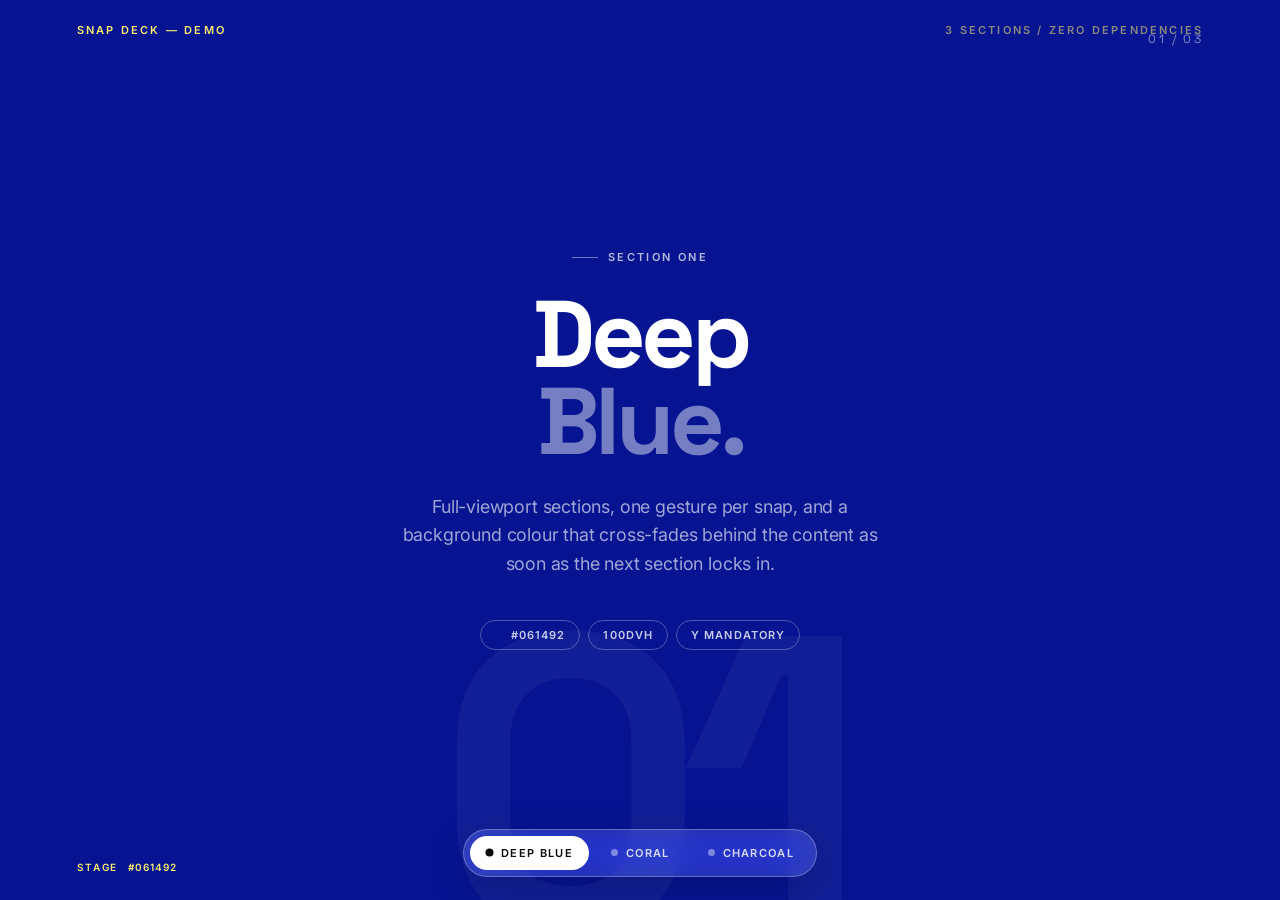
<file: demo.html>
<!DOCTYPE html>
<html lang="en">
<head>
<meta charset="UTF-8">
<meta name="viewport" content="width=device-width, initial-scale=1.0">
<title>Snap Deck — Full-Screen Scroll with Dynamic Section Colour</title>
<meta name="description" content="A dependency-free proof of concept: 100dvh snap sections, one gesture per section, and a background colour that fades when the active section changes.">
<link href="https://fonts.googleapis.com/css2?family=Inter:wght@400;500;600;700;800&family=Space+Grotesk:wght@500;600;700&display=swap" rel="stylesheet">
<style>
/* ============================================================
   1. LAYOUT — every section is exactly one viewport, nothing scrolls freely
   ============================================================ */
*,*::before,*::after{margin:0;padding:0;box-sizing:border-box}

:root{
  --blue:#061492;
  --coral:#ff7a5c;
  --charcoal:#1e2330;
  --ink:#0a0a0a;
  --paper:#ffffff;
  --muted:rgba(255,255,255,.62);
  --ease:cubic-bezier(.22,.61,.36,1);
}

html,body{height:100%;overflow:hidden}

body{
  width:100vw;
  font-family:'Inter',system-ui,-apple-system,sans-serif;
  color:var(--paper);
  background:var(--blue);
  -webkit-font-smoothing:antialiased;
}

/* The deck is the scroll container. `background-color` lives here so every
   section can stay transparent and the colour can fade underneath them. */
.deck{
  position:relative;
  width:100%;
  height:100vh;
  height:100dvh;              /* mobile browser chrome is accounted for */
  overflow-y:auto;
  overflow-x:hidden;
  scroll-snap-type:y mandatory;
  scroll-behavior:smooth;
  overscroll-behavior-y:contain;
  background-color:var(--blue);
  transition:background-color .5s ease;   /* the fade, not a hard switch */
  scrollbar-width:none;
  -ms-overflow-style:none;
}
.deck::-webkit-scrollbar{display:none;width:0;height:0}

.section{
  position:relative;
  width:100vw;
  height:100vh;
  height:100dvh;
  display:flex;
  flex-direction:column;
  align-items:center;
  justify-content:center;
  gap:clamp(16px,3vh,32px);
  padding:clamp(56px,9vh,96px) 6vw;
  overflow:hidden;
  scroll-snap-align:start;
  scroll-snap-stop:always;    /* one section per gesture, even on a fling */
  text-align:center;
}

/* ============================================================
   2. CONTENT
   ============================================================ */
.eyebrow{
  display:inline-flex;align-items:center;gap:10px;
  font-size:11px;font-weight:600;letter-spacing:.22em;text-transform:uppercase;
  opacity:.7;
}
.eyebrow::before{
  content:"";width:26px;height:1px;background:currentColor;opacity:.6;
}
.title{
  font-family:'Space Grotesk',sans-serif;
  font-weight:700;
  font-size:clamp(2.1rem,min(7.4vw,12.5vh),7rem);
  line-height:.92;
  letter-spacing:-.045em;
}
.title em{font-style:normal;opacity:.45}
.body{
  max-width:44ch;
  font-size:clamp(.95rem,min(1.4vw,2vh),1.15rem);
  line-height:1.6;
  letter-spacing:-.01em;
  color:var(--muted);
}
.swatches{display:flex;flex-wrap:wrap;justify-content:center;gap:8px;margin-top:clamp(4px,1.6vh,14px)}
.swatch{
  display:inline-flex;align-items:center;gap:8px;
  padding:7px 14px;
  border:1px solid rgba(255,255,255,.28);
  border-radius:999px;
  font-size:11px;font-weight:600;letter-spacing:.1em;text-transform:uppercase;
  color:rgba(255,255,255,.78);
}
.swatch i{width:8px;height:8px;border-radius:50%;display:block}

/* section 2 is light — flip the ink */
.section[data-bg="#ff7a5c"]{color:#190a04}
.section[data-bg="#ff7a5c"] .body{color:rgba(25,10,4,.72)}
.section[data-bg="#ff7a5c"] .swatch{border-color:rgba(0,0,0,.22);color:rgba(25,10,4,.7)}
.section[data-bg="#ff7a5c"] .eyebrow{opacity:.85}

/* corner index */
.idx{
  position:absolute;top:clamp(18px,3.4vh,34px);right:6vw;
  font-family:'Space Grotesk',sans-serif;
  font-size:12px;letter-spacing:.2em;
  opacity:.5;
}
.ghost-wrap{position:absolute;inset:0;overflow:hidden;pointer-events:none}
.ghost{
  position:absolute;left:50%;bottom:0;transform:translate(-50%,22%);
  font-family:'Space Grotesk',sans-serif;
  font-size:clamp(9rem,34vw,26rem);
  font-weight:700;line-height:1;
  letter-spacing:-.06em;
  opacity:.045;
  white-space:nowrap;
}

/* ============================================================
   3. CHROME — brand mark, colour readout, pill nav
   ============================================================ */
.brand{
  position:fixed;top:0;left:0;right:0;z-index:20;
  display:flex;align-items:center;justify-content:space-between;
  padding:clamp(14px,2.6vh,26px) 6vw;
  font-size:11px;font-weight:600;letter-spacing:.2em;text-transform:uppercase;
  color:#fff;
  mix-blend-mode:difference;
  pointer-events:none;
}
.brand span:last-child{opacity:.55}

.readout{
  position:fixed;z-index:20;left:6vw;bottom:clamp(16px,3vh,30px);
  display:flex;align-items:center;gap:10px;
  font-size:10px;font-weight:600;letter-spacing:.16em;text-transform:uppercase;
  color:#fff;
  mix-blend-mode:difference;
  pointer-events:none;
}
.readout b{font-weight:600;letter-spacing:.1em}

.nav{
  position:fixed;z-index:30;left:50%;bottom:clamp(14px,2.6vh,28px);
  transform:translateX(-50%);
  display:flex;align-items:center;gap:6px;
  padding:6px;
  border-radius:999px;
  background:rgba(255,255,255,.14);
  border:1px solid rgba(255,255,255,.26);
  backdrop-filter:blur(14px) saturate(140%);
  -webkit-backdrop-filter:blur(14px) saturate(140%);
  box-shadow:0 12px 40px rgba(0,0,0,.18);
}
.nav button{
  appearance:none;border:0;background:transparent;cursor:pointer;
  display:inline-flex;align-items:center;gap:8px;
  padding:10px 16px;
  border-radius:999px;
  font-family:inherit;font-size:11px;font-weight:600;
  letter-spacing:.12em;text-transform:uppercase;
  color:rgba(255,255,255,.82);
  transition:background-color .28s var(--ease),color .28s var(--ease);
}
.nav button:hover{background:rgba(255,255,255,.14);color:#fff}
.nav button .dot{
  width:7px;height:7px;border-radius:50%;
  background:currentColor;opacity:.5;
  transition:opacity .28s var(--ease),transform .28s var(--ease);
}
.nav button[aria-current="true"]{
  background:#fff;color:#0a0a0a;
}
.nav button[aria-current="true"] .dot{opacity:1;transform:scale(1.15)}
.nav button:focus-visible{outline:2px solid #fff;outline-offset:3px}

@media (max-width:640px){
  .nav{gap:2px;padding:5px}
  .nav button{padding:9px 11px;font-size:10px;letter-spacing:.06em}
  .nav button span.label{display:none}
  .nav button[aria-current="true"] span.label{display:inline}
  .readout{display:none}
  .brand span:last-child{display:none}
}

/* ============================================================
   4. ACCESSIBILITY — no forced snapping, no animated colour
   ============================================================ */
@media (prefers-reduced-motion:reduce){
  .deck{
    scroll-snap-type:none;
    scroll-behavior:auto;
    transition:none;
  }
  .nav button,.nav button .dot{transition:none}
}
</style>
</head>
<body>

<div class="brand">
  <span>Snap Deck — Demo</span>
  <span>3 sections / zero dependencies</span>
</div>

<main class="deck" id="deck">

  <!-- 01 -->
  <section class="section" id="one" data-bg="#061492" data-label="Deep Blue">
    <div class="idx">01 / 03</div>
    <div class="ghost-wrap" aria-hidden="true"><span class="ghost">01</span></div>
    <p class="eyebrow">Section one</p>
    <h1 class="title">Deep<br><em>Blue.</em></h1>
    <p class="body">Full-viewport sections, one gesture per snap, and a background colour that cross-fades behind the content as soon as the next section locks in.</p>
    <div class="swatches">
      <span class="swatch"><i style="background:#061492"></i>#061492</span>
      <span class="swatch">100dvh</span>
      <span class="swatch">y mandatory</span>
    </div>
  </section>

  <!-- 02 -->
  <section class="section" id="two" data-bg="#ff7a5c" data-label="Coral">
    <div class="idx">02 / 03</div>
    <div class="ghost-wrap" aria-hidden="true"><span class="ghost">02</span></div>
    <p class="eyebrow">Section two</p>
    <h2 class="title">Coral<br><em>Signal.</em></h2>
    <p class="body">The colour does not follow the pointer or fire on hover. It is bound to the active section, so the fade lands exactly when the section does.</p>
    <div class="swatches">
      <span class="swatch"><i style="background:#ff7a5c"></i>#FF7A5C</span>
      <span class="swatch">0.5s ease</span>
      <span class="swatch">scroll-snap-stop: always</span>
    </div>
  </section>

  <!-- 03 -->
  <section class="section" id="three" data-bg="#1e2330" data-label="Charcoal">
    <div class="idx">03 / 03</div>
    <div class="ghost-wrap" aria-hidden="true"><span class="ghost">03</span></div>
    <p class="eyebrow">Section three</p>
    <h2 class="title">Charcoal<br><em>Room.</em></h2>
    <p class="body">Wheel, trackpad, keyboard, touch and the pill nav all resolve to the same snap points. Reduced-motion users get native scrolling instead.</p>
    <div class="swatches">
      <span class="swatch"><i style="background:#1e2330"></i>#1E2330</span>
      <span class="swatch">wheel + keys</span>
      <span class="swatch">prefers-reduced-motion</span>
    </div>
  </section>

</main>

<div class="readout">Stage <b id="readout">#061492</b></div>

<nav class="nav" id="nav" aria-label="Sections">
  <button type="button" data-target="one" aria-current="true"><span class="dot"></span><span class="label">Deep Blue</span></button>
  <button type="button" data-target="two"><span class="dot"></span><span class="label">Coral</span></button>
  <button type="button" data-target="three"><span class="dot"></span><span class="label">Charcoal</span></button>
</nav>

<script>
/* ============================================================
   SNAP ENGINE
   - one section per wheel gesture / key press
   - colour is painted on the stage when a section becomes active
   - hard settle: never rest between two sections
   ============================================================ */
(function () {
  var deck = document.getElementById('deck');
  var nav = document.getElementById('nav');
  var readout = document.getElementById('readout');
  if (!deck) return;

  var sections = Array.prototype.slice.call(deck.querySelectorAll('.section'));
  var buttons = Array.prototype.slice.call(nav.querySelectorAll('button'));
  var reduce = window.matchMedia('(prefers-reduced-motion: reduce)');
  var LAST = sections.length - 1;

  var active = 0;
  var navigating = false;
  var navTimer = null;
  var scrollTimer = null;

  function paint(section, instant) {
    var bg = section.getAttribute('data-bg');
    if (!bg) return;
    if (instant) {
      var prev = deck.style.transition;
      deck.style.transition = 'none';
      deck.style.backgroundColor = bg;
      void deck.offsetHeight;          /* force the paint before restoring */
      deck.style.transition = prev;
    } else {
      deck.style.backgroundColor = bg;
    }
    if (readout) readout.textContent = bg.toUpperCase();
    document.body.style.backgroundColor = bg;
    buttons.forEach(function (b) {
      b.setAttribute('aria-current', b.getAttribute('data-target') === section.id ? 'true' : 'false');
    });
  }

  function goTo(i, instant) {
    i = Math.max(0, Math.min(LAST, i));
    active = i;
    var top = sections[i].offsetTop;
    if (instant || reduce.matches) {
      var prev = deck.style.scrollBehavior;
      deck.style.scrollBehavior = 'auto';
      deck.scrollTop = top;
      deck.style.scrollBehavior = prev;
      navigating = false;
      clearTimeout(navTimer);
    } else {
      navigating = true;
      clearTimeout(navTimer);
      navTimer = setTimeout(function () { navigating = false; }, 1400);
      deck.scrollTo({ top: top, behavior: 'smooth' });
    }
    paint(sections[i]);
  }

  /* --- no wheel hijack: native scrolling runs and CSS snap decides the landing --- */

  /* --- keyboard --- */
  document.addEventListener('keydown', function (e) {
    if (e.defaultPrevented || e.metaKey || e.ctrlKey || e.altKey) return;
    var tag = (e.target.tagName || '').toLowerCase();
    if (e.key === ' ') {
      if (tag === 'button' || tag === 'a' || tag === 'input' || tag === 'textarea') return;
      e.preventDefault();
      if (!reduce.matches) goTo(active + (e.shiftKey ? -1 : 1));
    } else if (e.key === 'ArrowDown' || e.key === 'PageDown') {
      e.preventDefault(); goTo(active + 1);
    } else if (e.key === 'ArrowUp' || e.key === 'PageUp') {
      e.preventDefault(); goTo(active - 1);
    } else if (e.key === 'Home') {
      e.preventDefault(); goTo(0);
    } else if (e.key === 'End') {
      e.preventDefault(); goTo(LAST);
    }
  });

  /* --- pill nav --- */
  nav.addEventListener('click', function (e) {
    var btn = e.target.closest('button[data-target]');
    if (!btn) return;
    var i = sections.map(function (s) { return s.id; }).indexOf(btn.getAttribute('data-target'));
    if (i > -1) goTo(i);
  });

  /* --- any in-page anchor --- */
  document.addEventListener('click', function (e) {
    var a = e.target.closest('a[href^="#"]');
    if (!a) return;
    var el = document.getElementById(a.getAttribute('href').slice(1));
    var i = el ? sections.indexOf(el) : -1;
    if (i > -1) { e.preventDefault(); goTo(i); }
  });

  /* --- hard settle: if scrolling ever stops between snap points, land it --- */
  function settle() {
    if (navigating) return;
    var h = deck.clientHeight;
    if (!h) return;
    var i = Math.max(0, Math.min(LAST, Math.round(deck.scrollTop / h)));
    active = i;
    paint(sections[i]);
  }
  deck.addEventListener('scroll', function () {
    clearTimeout(scrollTimer);
    scrollTimer = setTimeout(settle, 150);
  }, { passive: true });
  deck.addEventListener('scrollend', function () {
    navigating = false;
    clearTimeout(navTimer);
    settle();
  }, { passive: true });

  /* --- viewport changes re-align to the current section --- */
  var resizeTimer = null;
  window.addEventListener('resize', function () {
    clearTimeout(resizeTimer);
    resizeTimer = setTimeout(function () { goTo(active, true); }, 150);
  });

  /* --- deep links --- */
  function fromHash(instant) {
    var el = document.getElementById(location.hash.slice(1));
    var i = el ? sections.indexOf(el) : -1;
    if (i > -1) goTo(i, instant);
  }
  window.addEventListener('hashchange', function () { fromHash(); });

  /* --- boot --- */
  fromHash(true);
  goTo(active, true);
})();
</script>
</body>
</html>
</file>
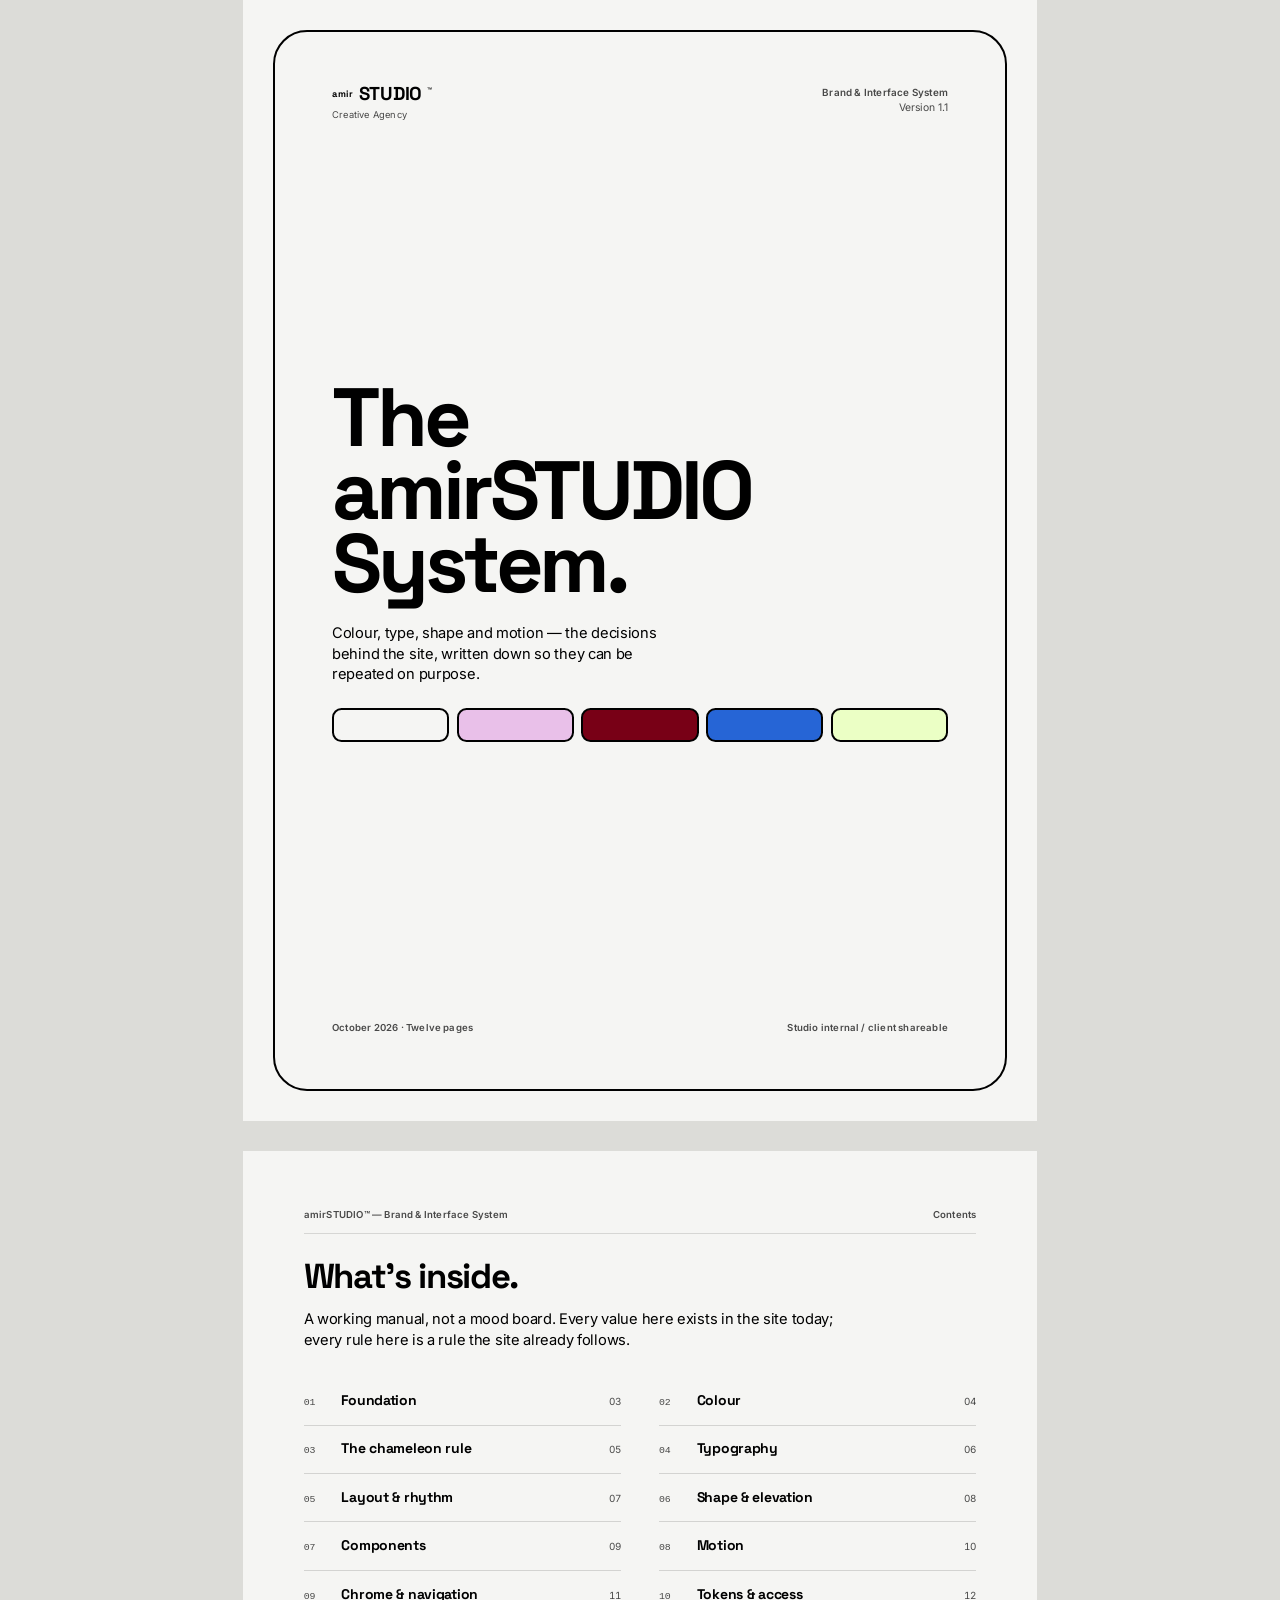
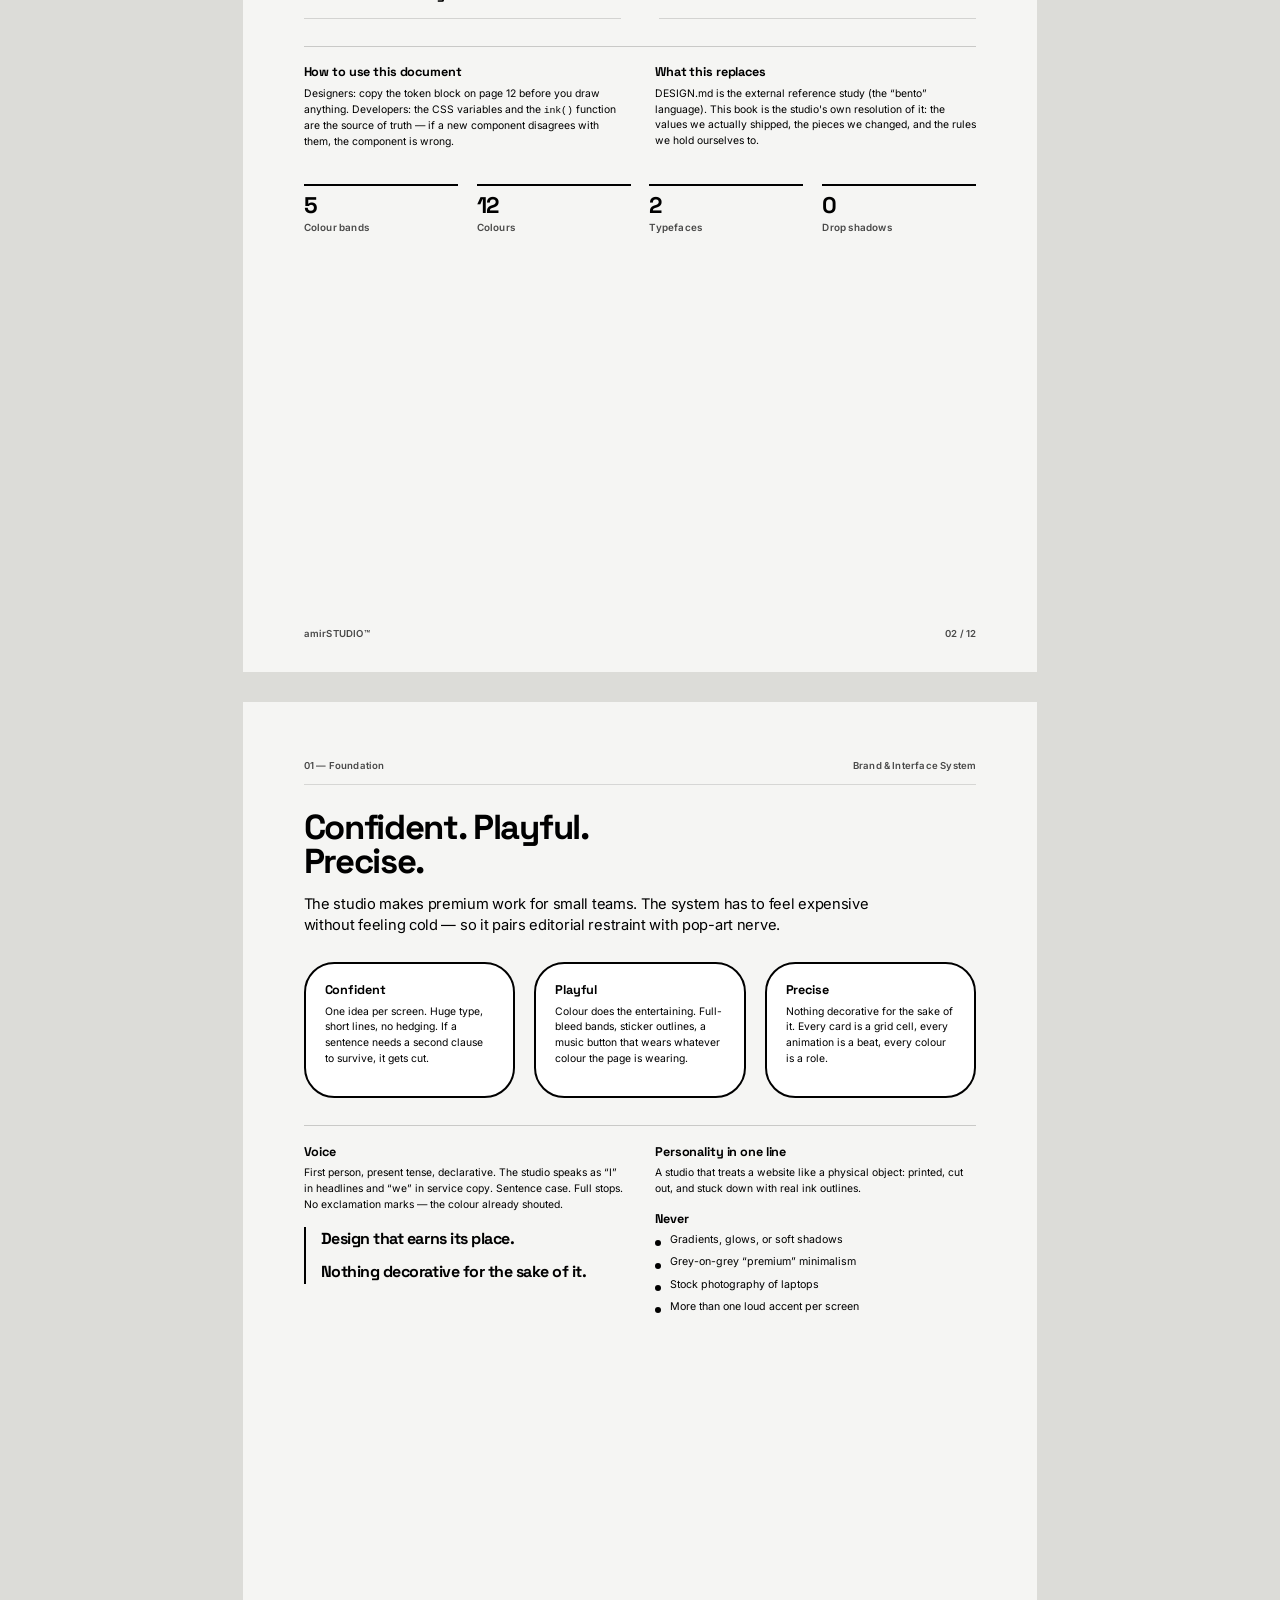
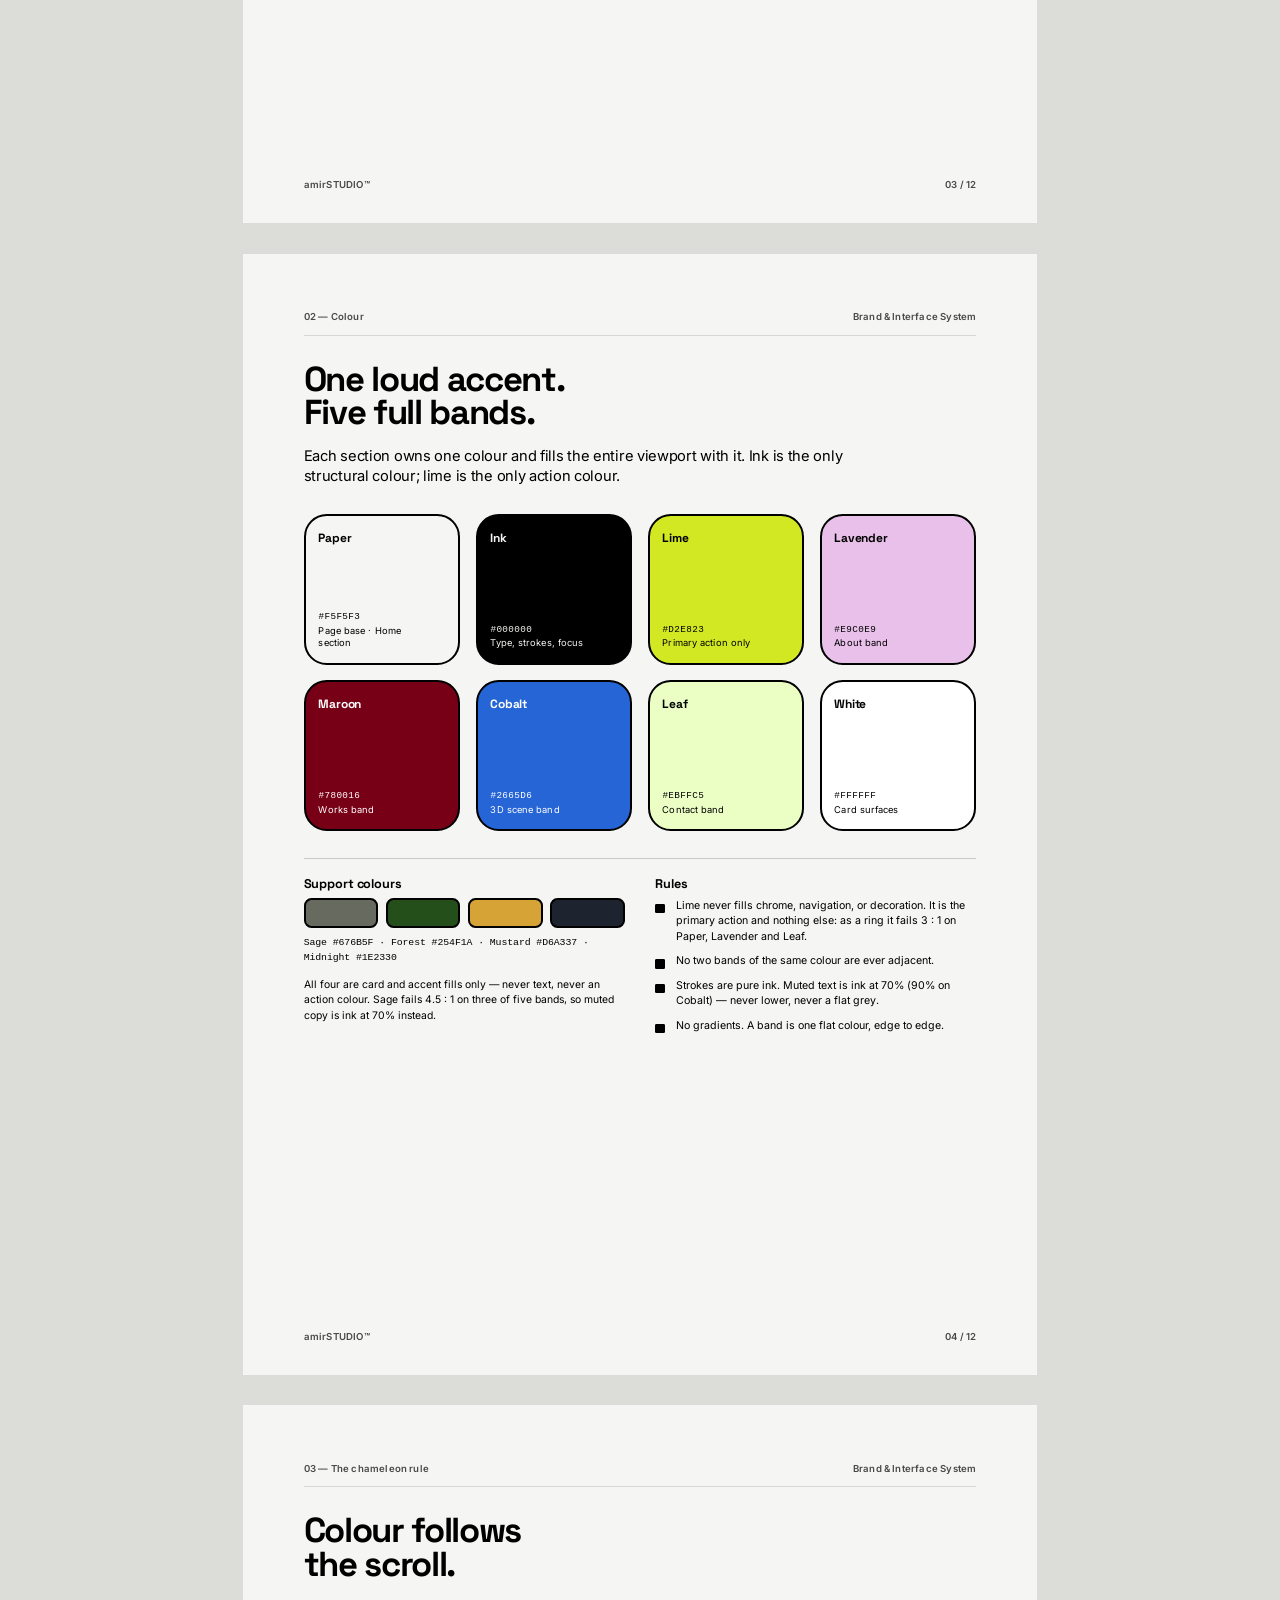
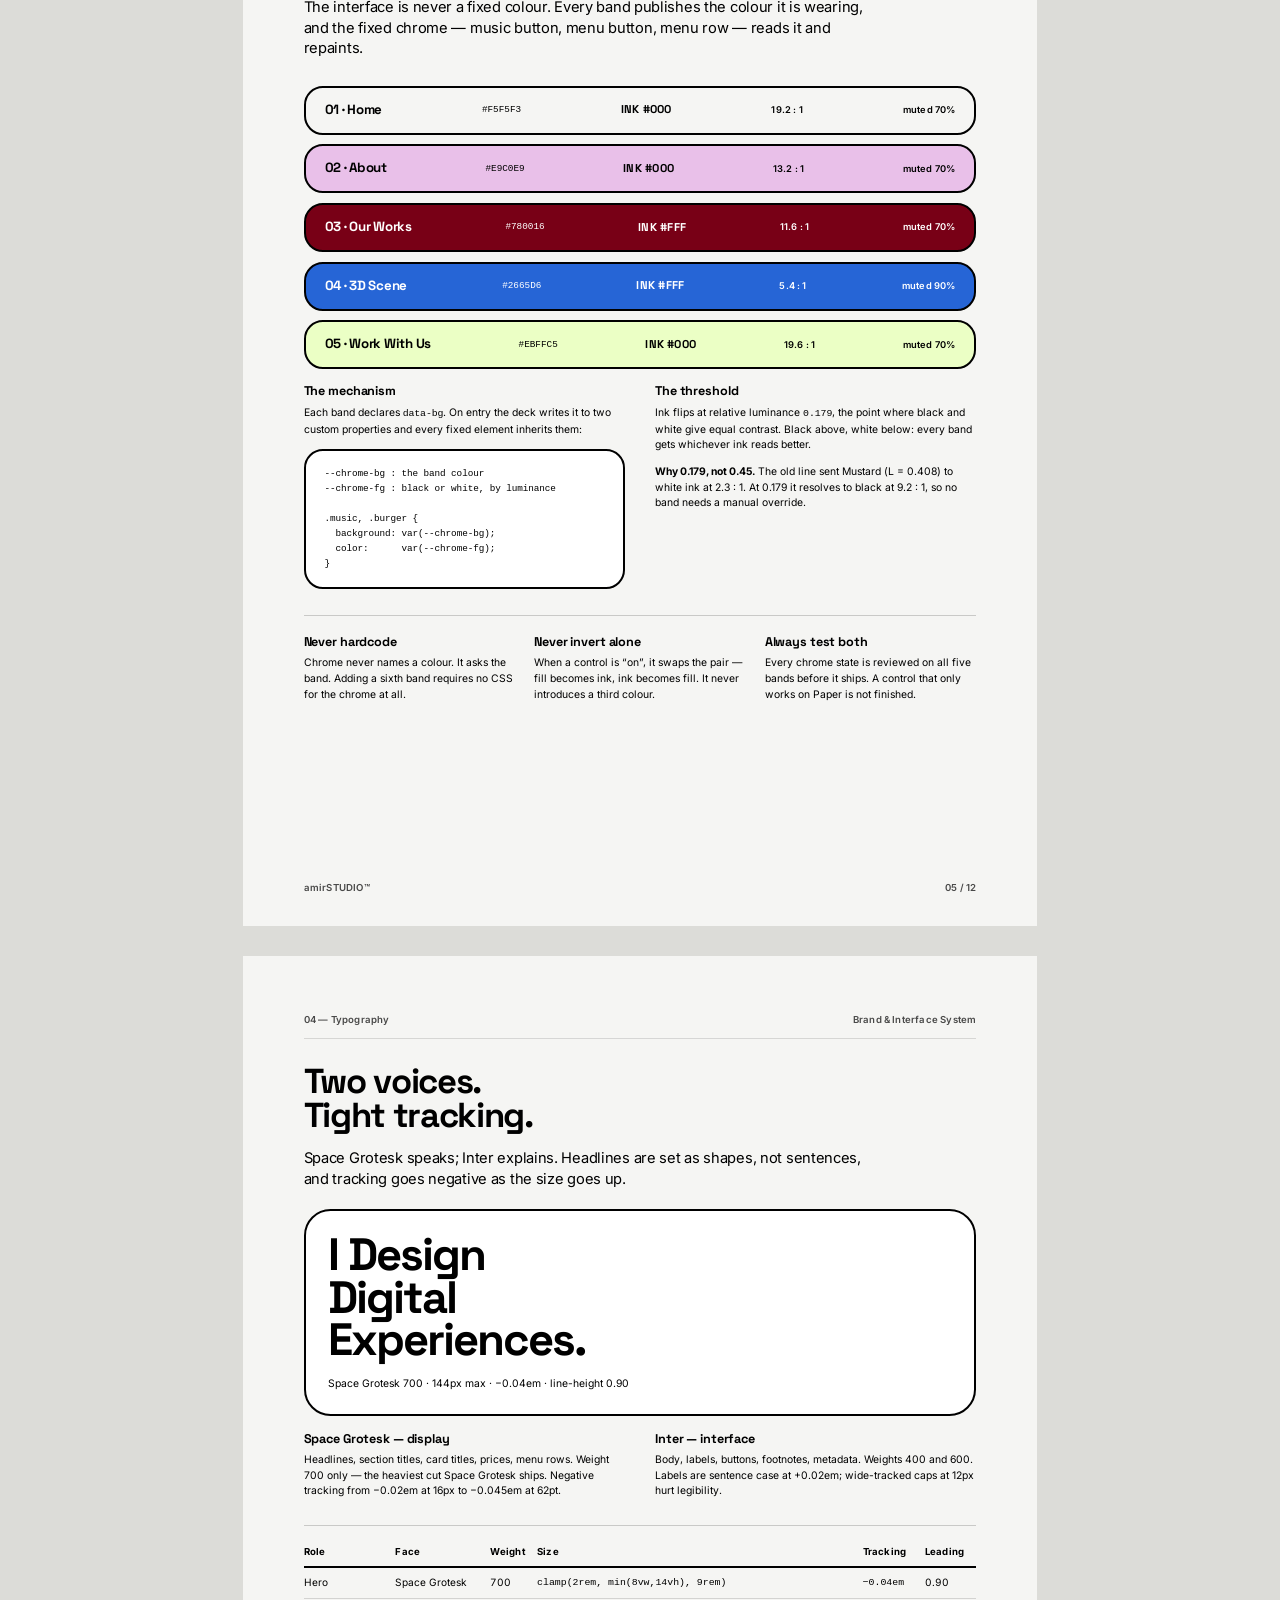
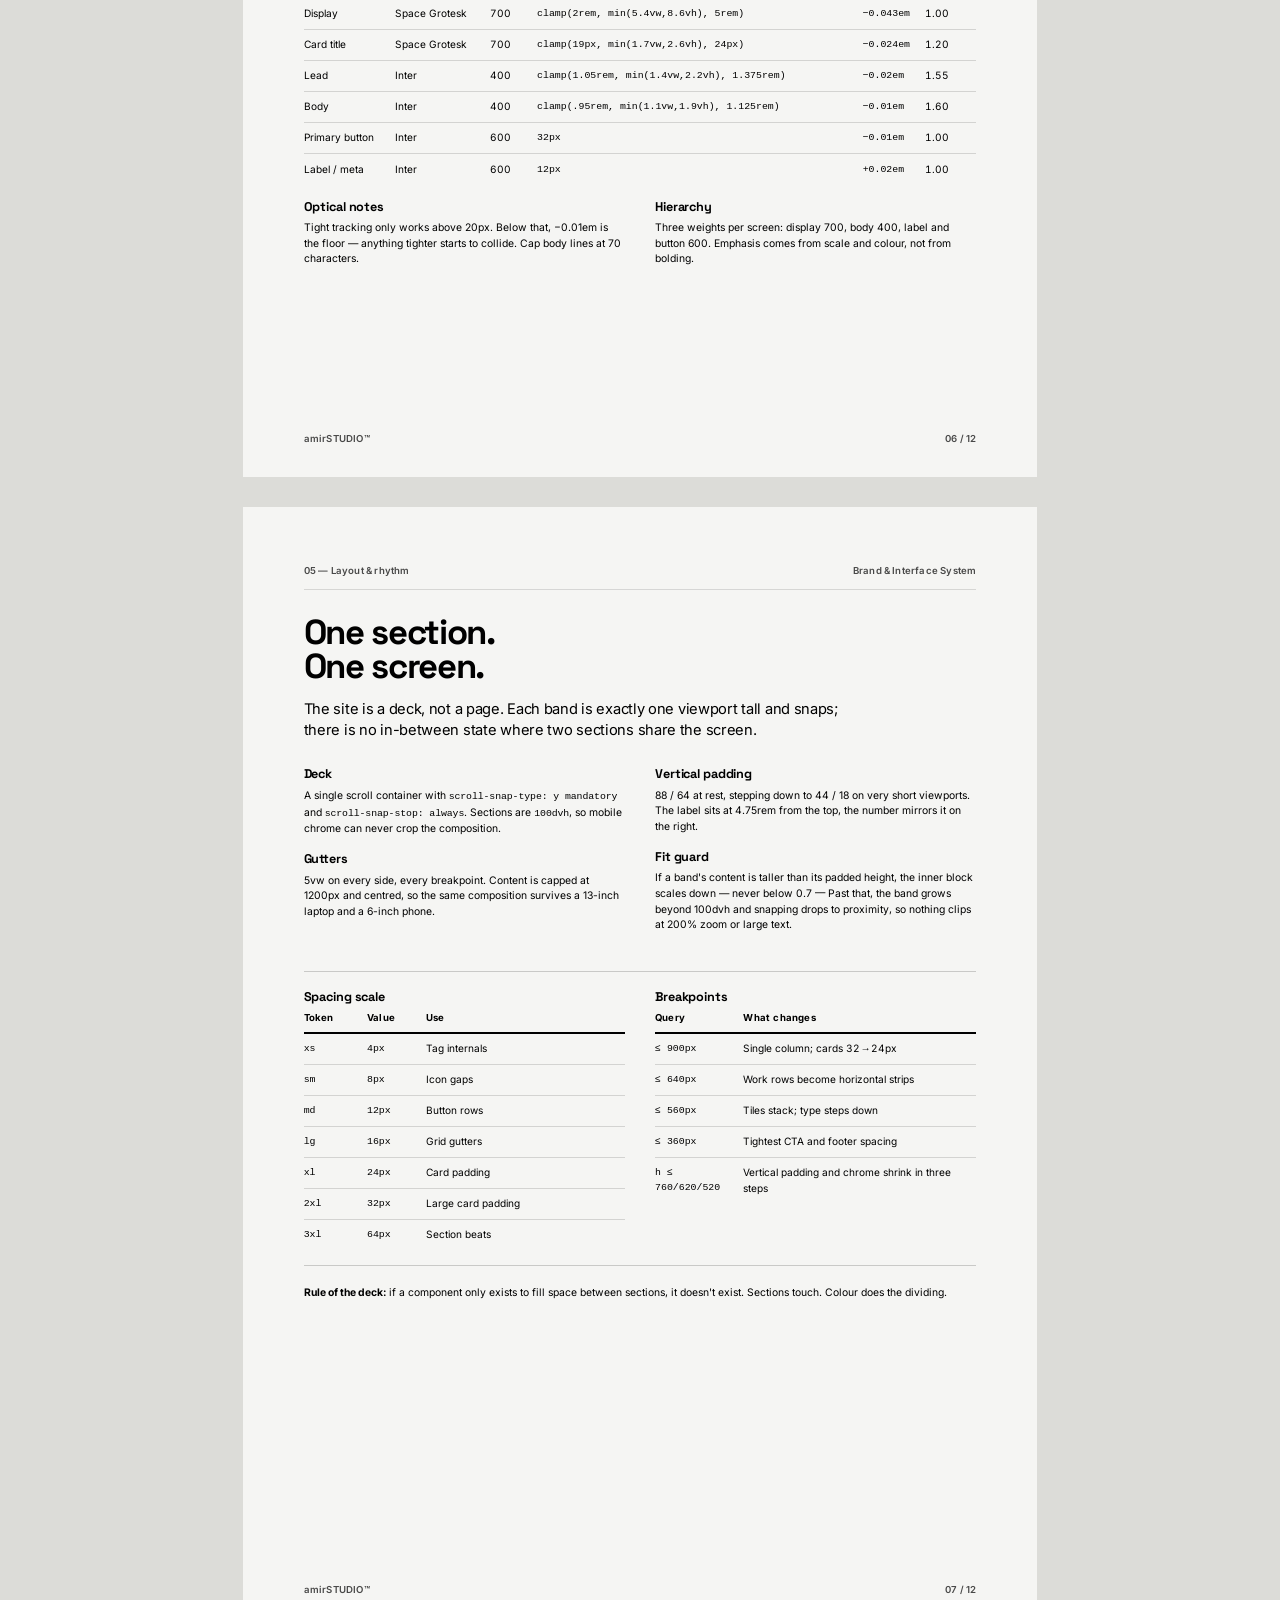
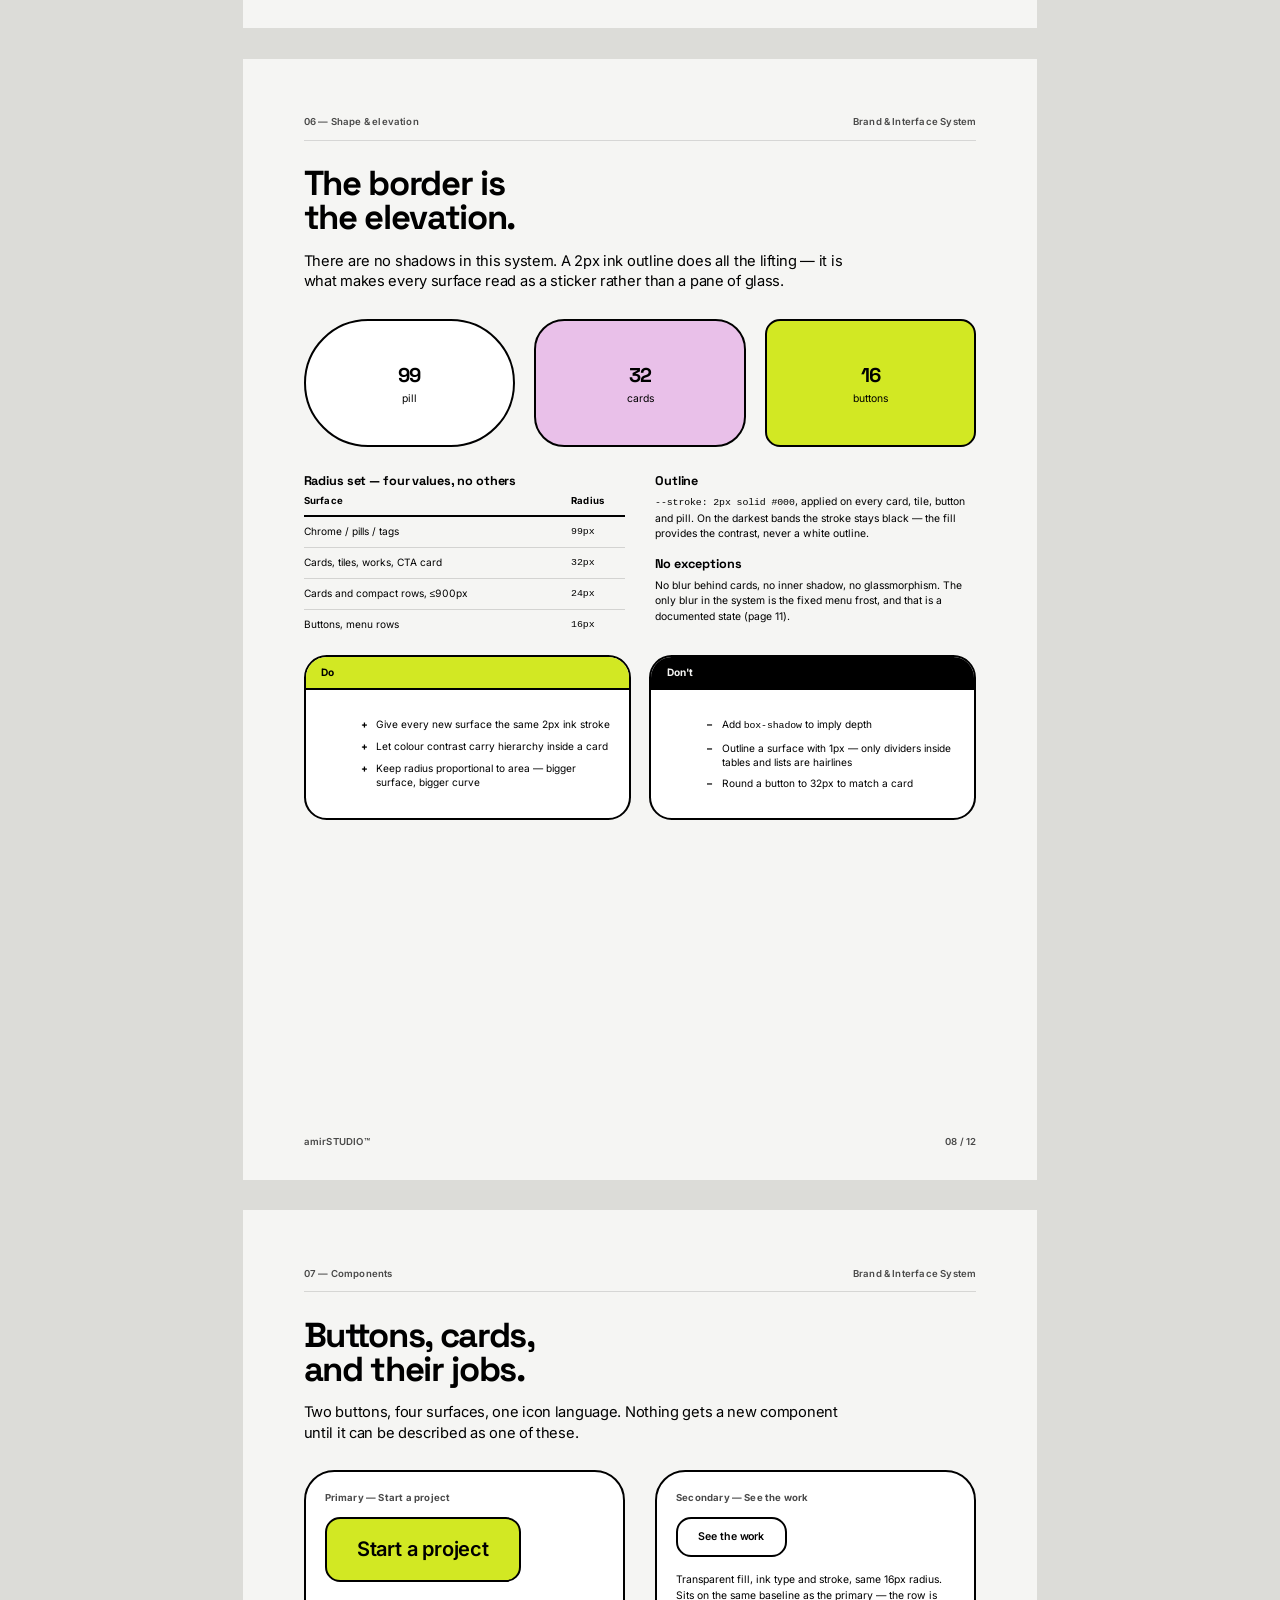
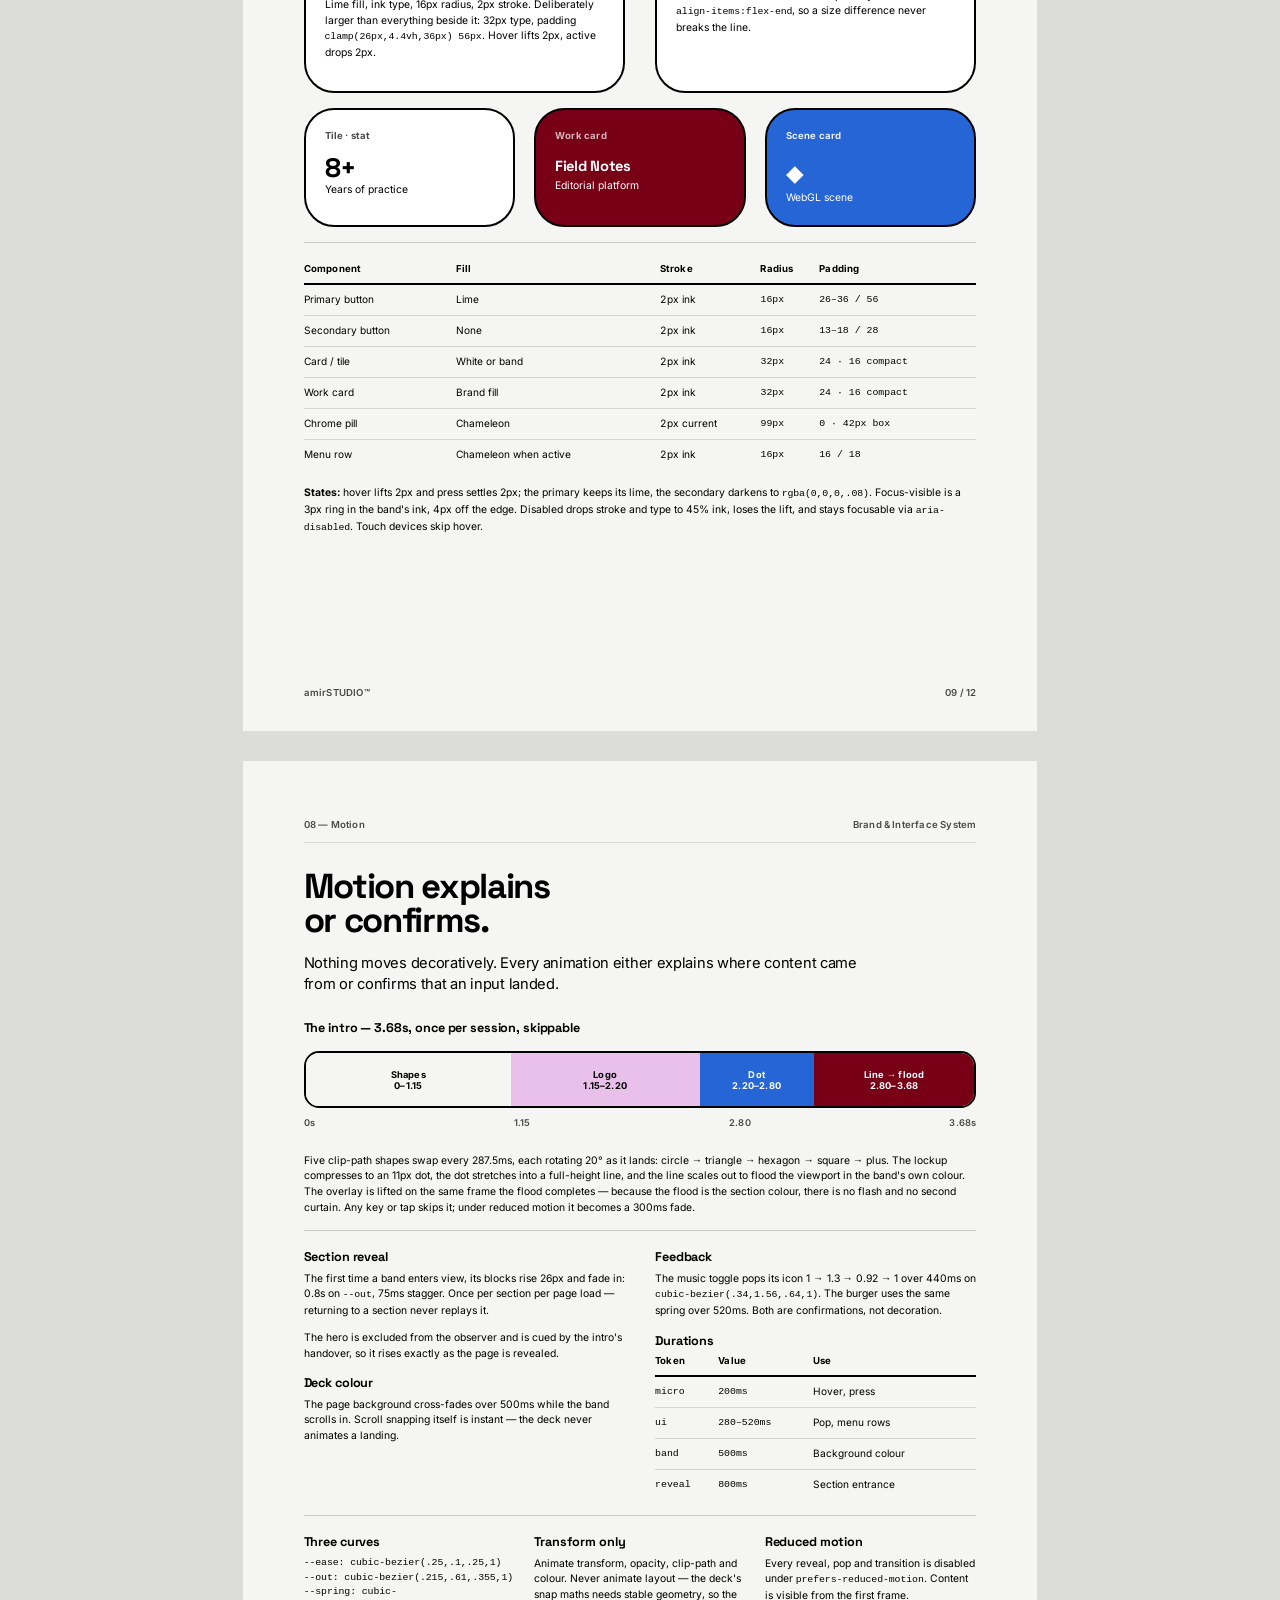
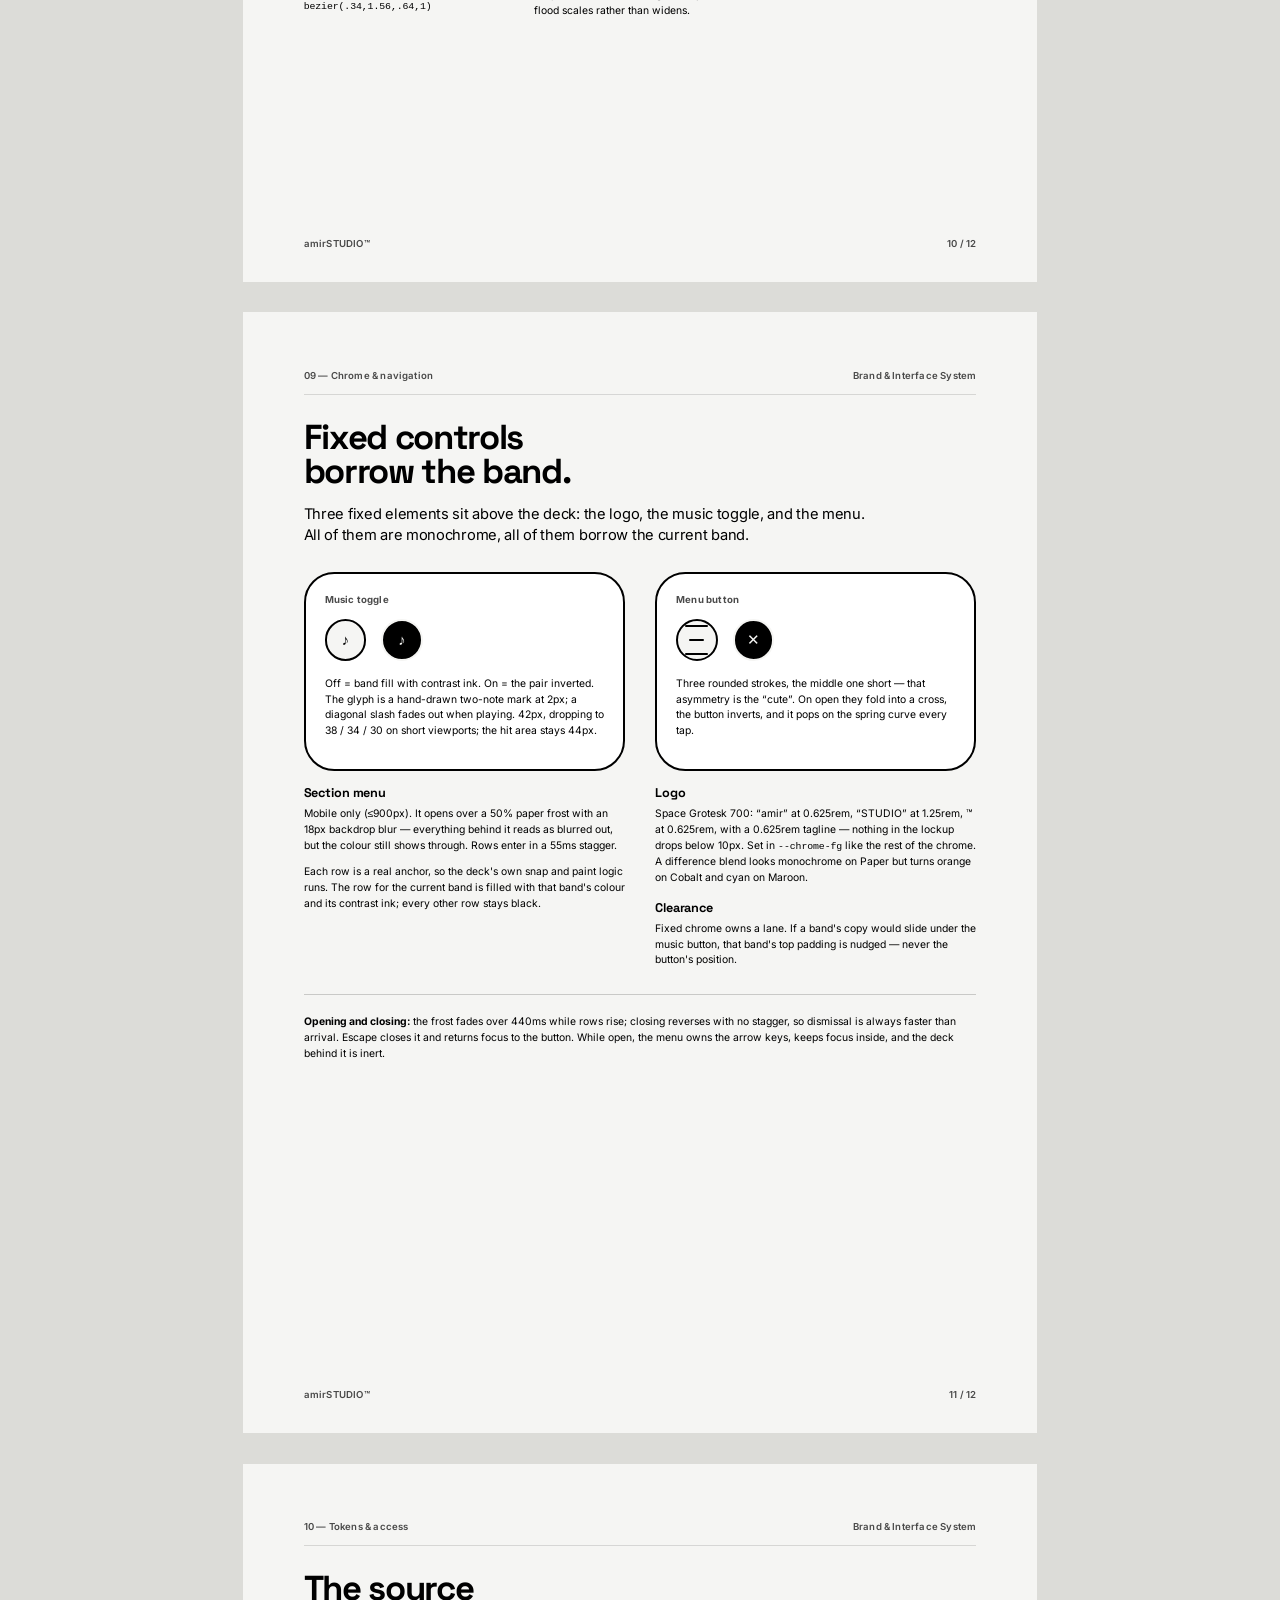
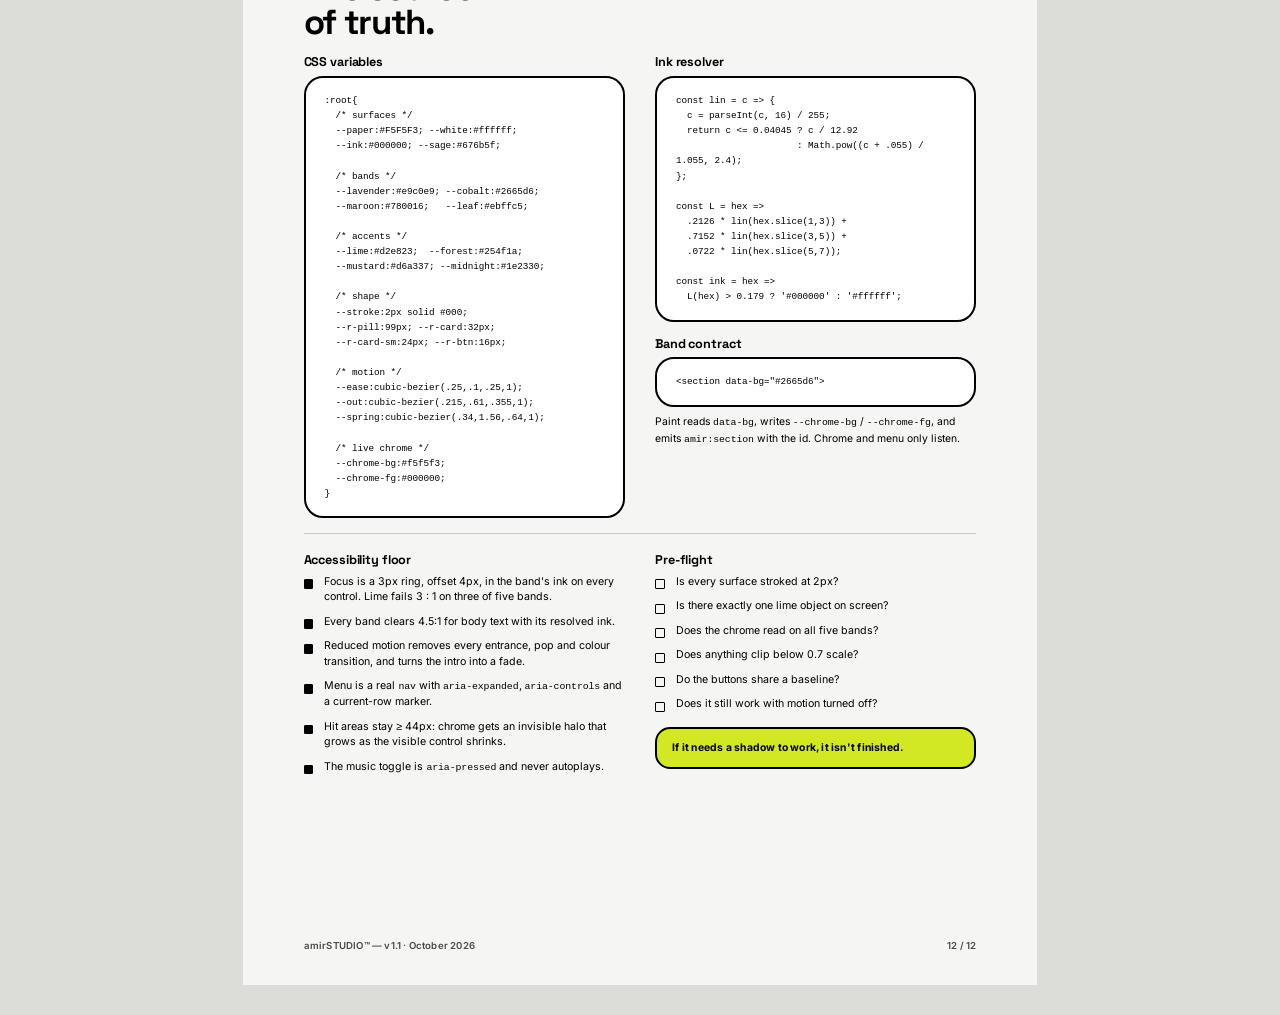
<file: brand/brand-system-v1.1.html>
<!DOCTYPE html>
<html lang="en">
<head>
<meta charset="UTF-8">
<meta name="viewport" content="width=device-width, initial-scale=1">
<title>amirSTUDIO™ — Brand &amp; Interface System v1.1</title>
<link rel="preconnect" href="https://fonts.googleapis.com"><link rel="preconnect" href="https://fonts.gstatic.com" crossorigin>
<link href="https://fonts.googleapis.com/css2?family=Inter:wght@400;600&family=Space+Grotesk:wght@700&display=swap" rel="stylesheet">
<link href="fonts.css" rel="stylesheet">
<style>
  @page{ size:A4; margin:0 }
  :root{
    --paper:#f5f5f3; --lime:#d2e823; --lavender:#e9c0e9; --cobalt:#2665d6;
    --maroon:#780016; --leaf:#ebffc5; --sage:#676b5f; --forest:#254f1a;
    --mustard:#d6a337; --midnight:#1e2330;
  }
  *,*::before,*::after{box-sizing:border-box}
  html,body{margin:0;padding:0;background:#dcdcd8}
  body{
    font-family:'Inter',-apple-system,'Segoe UI',sans-serif;color:#000;
    -webkit-print-color-adjust:exact;print-color-adjust:exact;
    font-size:9pt;line-height:1.55
  }
  .page{
    position:relative;width:210mm;height:296.6mm;background:var(--paper);
    padding:15mm 16mm 16mm;overflow:hidden;
    break-after:page;page-break-after:always
  }
  .page:last-child{break-after:auto;page-break-after:auto}
  .page.dark{background:#000;color:#f5f5f3}

  /* --- running head / foot --- */
  .run{display:flex;justify-content:space-between;align-items:baseline;
    font-size:7.2pt;letter-spacing:.02em;font-weight:600;opacity:.7;
    padding-bottom:2.6mm;border-bottom:1px solid rgba(0,0,0,.18);margin-bottom:7mm}
  .dark .run{border-bottom-color:rgba(255,255,255,.22)}
  .foot{position:absolute;left:16mm;right:16mm;bottom:8mm;display:flex;justify-content:space-between;
    font-size:7.2pt;letter-spacing:.02em;font-weight:600;opacity:.7}

  /* --- type --- */
  .kicker{font-size:7.4pt;letter-spacing:.02em;font-weight:600;opacity:.7;margin-bottom:2.5mm}
  h1,h2,h3,h4{font-family:'Space Grotesk','Inter',sans-serif;margin:0}
  h1{font-size:44pt;font-weight:700;letter-spacing:-.045em;line-height:.94}
  h2{font-size:26pt;font-weight:700;letter-spacing:-.038em;line-height:.98}
  h3{font-size:13pt;font-weight:700;letter-spacing:-.025em;line-height:1.1}
  h4{font-size:9.5pt;font-weight:700;letter-spacing:-.01em;line-height:1.2;margin-bottom:1.4mm}
  p{margin:0 0 3mm}
  .lead{font-size:11pt;line-height:1.42;letter-spacing:-.02em;max-width:150mm}
  .small{font-size:7.8pt;line-height:1.5}
  .mono{font-family:ui-monospace,'Cascadia Mono',Consolas,monospace;font-size:7.4pt;letter-spacing:-.01em}
  .muted{opacity:.7}

  .rule{height:2px;background:#000;margin:6mm 0}
  .rule-thin{height:1px;background:rgba(0,0,0,.18);margin:5mm 0}

  /* --- brand mark --- */
  .mark{display:flex;align-items:flex-start;gap:1.4mm;font-family:'Space Grotesk',sans-serif;
    font-weight:700;line-height:1;letter-spacing:-.02em}
  .mark .m1{font-size:7pt;letter-spacing:.06em;align-self:center}
  .mark .m2{font-size:14pt}
  .mark .m3{font-size:7pt;align-self:flex-start;margin-top:.4mm}
  .mark-tag{display:block;font-size:7pt;letter-spacing:.02em;opacity:.7;margin-top:1mm}

  /* --- layout helpers --- */
  .cols{display:grid;grid-template-columns:1fr 1fr;gap:8mm}
  .cols3{display:grid;grid-template-columns:repeat(3,1fr);gap:5mm}
  .mt{margin-top:7mm}
  .mt-s{margin-top:4mm}

  /* --- swatches --- */
  .sw{border:2px solid #000;border-radius:6mm;padding:3.4mm;height:33mm;
    display:flex;flex-direction:column;justify-content:space-between;position:relative;overflow:hidden}
  .sw .name{font-family:'Space Grotesk',sans-serif;font-weight:700;font-size:9pt;letter-spacing:-.02em}
  .sw .hex{font-family:ui-monospace,Consolas,monospace;font-size:7pt;letter-spacing:.04em}
  .sw .role{font-size:7pt;line-height:1.35;letter-spacing:.01em;max-width:28mm}
  .sw.tall{height:40mm}
  .sw-grid{display:grid;grid-template-columns:repeat(4,1fr);gap:4mm}

  /* --- band rows (chameleon) --- */
  .band-row{display:flex;align-items:center;justify-content:space-between;gap:6mm;
    border:2px solid #000;border-radius:5mm;padding:3.2mm 5mm;margin-bottom:2.6mm}
  .band-row .b-name{font-family:'Space Grotesk',sans-serif;font-weight:700;font-size:10pt;letter-spacing:-.02em}
  .band-row .b-hex{font-family:ui-monospace,Consolas,monospace;font-size:7pt}
  .band-row .b-ink{font-family:'Space Grotesk',sans-serif;font-weight:700;font-size:8.5pt;letter-spacing:.02em}
  .band-row .ratio{font-size:7pt;font-weight:600;letter-spacing:.02em}

  /* --- tables --- */
  table{width:100%;border-collapse:collapse;font-size:7.6pt;font-variant-numeric:tabular-nums}
  th{text-align:left;font-weight:700;font-size:7.2pt;letter-spacing:.02em;
    padding:0 0 1.6mm;border-bottom:2px solid #000}
  td{padding:1.9mm 0;border-bottom:1px solid rgba(0,0,0,.14);vertical-align:top}
  td.mono,th.mono{font-family:ui-monospace,Consolas,monospace;letter-spacing:0}
  tr:last-child td{border-bottom:none}

  /* --- cards --- */
  .card{border:2px solid #000;border-radius:8mm;padding:5mm;background:#fff}
  .card.tint{background:transparent}
  .card .num{font-family:'Space Grotesk',sans-serif;font-size:7pt;font-weight:700;letter-spacing:.16em;opacity:.4;margin-bottom:3mm}

  /* --- components --- */
  .btn{display:inline-flex;align-items:center;justify-content:center;font-weight:600;letter-spacing:-.01em;
    border:2px solid #000;border-radius:4mm;text-decoration:none;color:#000}
  .btn-lime{background:var(--lime);font-size:15pt;padding:4mm 8mm}
  .btn-ghost{background:transparent;font-size:8pt;padding:2.6mm 5.4mm}
  .chip{display:inline-flex;align-items:center;gap:2mm;border:2px solid #000;border-radius:99px;
    padding:1.6mm 3.4mm;font-size:7pt;font-weight:600;letter-spacing:.02em}
  .pill-icon{width:11mm;height:11mm;border-radius:99px;border:2px solid currentColor;
    display:grid;place-items:center;font-size:11pt;line-height:1}
  .mock{border:2px solid #000;border-radius:8mm;padding:5mm;background:#fff;height:100%}
  .mock-label{font-size:7.2pt;font-weight:700;letter-spacing:.02em;opacity:.7;margin-bottom:3mm}

  /* --- timeline --- */
  .tl{display:flex;border:2px solid #000;border-radius:4mm;overflow:hidden;height:15mm;margin:4mm 0 2mm}
  .tl div{display:flex;align-items:center;justify-content:center;text-align:center;
    font-size:7pt;font-weight:700;letter-spacing:.02em;line-height:1.2;padding:0 2mm}
  .tl .t1{flex:115;background:var(--paper)}
  .tl .t2{flex:105;background:var(--lavender)}
  .tl .t3{flex:60;background:var(--cobalt);color:#fff}
  .tl .t4{flex:88;background:var(--maroon);color:#fff}
  .tl-scale{display:flex;justify-content:space-between;font-size:7pt;font-weight:600;
    letter-spacing:.02em;opacity:.7;margin-bottom:6mm}

  /* --- lists --- */
  ul.clean{list-style:none;margin:0;padding:0}
  ul.clean li{position:relative;padding-left:5.5mm;margin-bottom:2.4mm;font-size:8pt;line-height:1.45}
  ul.clean li::before{content:"";position:absolute;left:0;top:1.5mm;width:2.6mm;height:2.6mm;
    border:1.4px solid #000;border-radius:1px;background:transparent}
  ul.clean li.on::before{background:#000}
  .dot-list{list-style:none;margin:0;padding:0}
  .dot-list li{position:relative;padding-left:4mm;margin-bottom:1.8mm;font-size:8pt;line-height:1.45}
  .dot-list li::before{content:"";position:absolute;left:0;top:2.2mm;width:1.6mm;height:1.6mm;border-radius:50%;background:#000}

  /* --- do / don't --- */
  .dd{display:grid;grid-template-columns:1fr 1fr;gap:5mm}
  .dd .col{border:2px solid #000;border-radius:6mm;overflow:hidden;background:#fff}
  .dd .hd{font-size:7.6pt;letter-spacing:.02em;font-weight:700;
    padding:2mm 4mm;border-bottom:2px solid #000}
  .dd .do .hd{background:var(--lime)}
  .dd .dont .hd{background:#000;color:#f5f5f3}
  .dd .bd{padding:4mm}
  .dd .bd li{font-size:7.6pt;line-height:1.4;margin-bottom:2mm;padding-left:4mm;position:relative;list-style:none}
  .dd .bd li::before{position:absolute;left:0;font-weight:700}
  .do .bd li::before{content:"+"}
  .dont .bd li::before{content:"–"}

  /* --- code --- */
  .code{font-family:ui-monospace,'Cascadia Mono',Consolas,monospace;font-size:7pt;line-height:1.62;
    background:#fff;border:2px solid #000;border-radius:5mm;padding:4mm 5mm;white-space:pre-wrap;letter-spacing:-.01em}

  /* --- cover --- */
  .cover{padding:0;background:var(--paper)}
  .cover .frame{position:absolute;inset:8mm;border:2px solid #000;border-radius:9mm;overflow:hidden}
  .cover .inner{position:absolute;inset:0;padding:14mm 15mm;display:flex;flex-direction:column}
  .cover .top{display:flex;justify-content:space-between;align-items:flex-start}
  .cover .mid{margin-top:auto;margin-bottom:auto}
  .cover h1{font-size:62pt;letter-spacing:-.05em;line-height:.88}
  .cover .sub{font-size:11pt;letter-spacing:-.02em;max-width:95mm;margin-top:6mm;line-height:1.4}
  .cover .chips{display:flex;gap:2mm;margin-top:6mm}
  .cover .chips span{height:9mm;flex:1;border:2px solid #000;border-radius:2.5mm}
  .cover .meta{display:flex;justify-content:space-between;font-size:7.2pt;letter-spacing:.02em;font-weight:600;opacity:.7;margin-top:5mm}

  /* --- contents --- */
  .toc{display:grid;grid-template-columns:1fr 1fr;gap:0 10mm}
  .toc a{display:flex;align-items:baseline;gap:3mm;text-decoration:none;color:#000;
    padding:3.4mm 0;border-bottom:1px solid rgba(0,0,0,.14)}
  .toc .n{font-family:ui-monospace,Consolas,monospace;font-size:7.4pt;opacity:.7;width:7mm}
  .toc .t{font-family:'Space Grotesk',sans-serif;font-weight:700;font-size:10.5pt;letter-spacing:-.02em}
  .toc .p{margin-left:auto;font-size:7.4pt;opacity:.7;font-variant-numeric:tabular-nums}

  .kpi{display:flex;gap:5mm;margin-top:6mm}
  .kpi div{flex:1;border-top:2px solid #000;padding-top:2.5mm}
  .kpi b{display:block;font-family:'Space Grotesk',sans-serif;font-size:17pt;letter-spacing:-.03em;line-height:1}
  .kpi span{font-size:7.4pt;letter-spacing:.02em;opacity:.7;font-weight:600}

  .spec{border:2px solid #000;border-radius:7mm;background:#fff;padding:6mm;margin-top:5mm}
  .spec .big{font-family:'Space Grotesk',sans-serif;font-weight:700;font-size:34pt;letter-spacing:-.045em;line-height:.94}
  .spec .alpha{display:flex;gap:3mm;margin-top:4mm;font-family:'Space Grotesk',sans-serif;font-weight:700}
  .spec .alpha span{font-size:20pt;letter-spacing:-.03em}
  @media screen{.page{margin:0 auto 8mm}}
  @media print{.page{margin:0}}
  .mock[style*="2665d6"] .mock-label{opacity:.9}
</style>
</head>
<body>
<main>

<!-- ============================ 01 COVER ============================ -->
<section class="page cover">
  <div class="frame">
    <div class="inner">
      <div class="top">
        <div>
          <div class="mark"><span class="m1">amir</span><span class="m2">STUDIO</span><span class="m3">™</span></div>
          <span class="mark-tag">Creative Agency</span>
        </div>
        <div style="text-align:right">
          <div class="kicker" style="margin:0">Brand &amp; Interface System</div>
          <div class="small muted">Version 1.1</div>
        </div>
      </div>

      <div class="mid">
        <h1>The<br>amirSTUDIO<br>System.</h1>
        <p class="sub">Colour, type, shape and motion — the decisions behind the site, written down so they can be repeated on purpose.</p>
        <div class="chips">
          <span style="background:#f5f5f3"></span>
          <span style="background:#e9c0e9"></span>
          <span style="background:#780016"></span>
          <span style="background:#2665d6"></span>
          <span style="background:#ebffc5"></span>
        </div>
      </div>

      <div class="meta">
        <span>October 2026 · Twelve pages</span>
        <span>Studio internal / client shareable</span>
      </div>
    </div>
  </div>
</section>

<!-- ============================ 02 CONTENTS ============================ -->
<section class="page">
  <div class="run"><span>amirSTUDIO™ — Brand &amp; Interface System</span><span>Contents</span></div>
  <h2>What's inside.</h2>
  <p class="lead mt-s">A working manual, not a mood board. Every value here exists in the site today; every rule here is a rule the site already follows.</p>

  <div class="toc mt">
    <a href="#p3"><span class="n">01</span><span class="t">Foundation</span><span class="p">03</span></a>
    <a href="#p4"><span class="n">02</span><span class="t">Colour</span><span class="p">04</span></a>
    <a href="#p5"><span class="n">03</span><span class="t">The chameleon rule</span><span class="p">05</span></a>
    <a href="#p6"><span class="n">04</span><span class="t">Typography</span><span class="p">06</span></a>
    <a href="#p7"><span class="n">05</span><span class="t">Layout &amp; rhythm</span><span class="p">07</span></a>
    <a href="#p8"><span class="n">06</span><span class="t">Shape &amp; elevation</span><span class="p">08</span></a>
    <a href="#p9"><span class="n">07</span><span class="t">Components</span><span class="p">09</span></a>
    <a href="#p10"><span class="n">08</span><span class="t">Motion</span><span class="p">10</span></a>
    <a href="#p11"><span class="n">09</span><span class="t">Chrome &amp; navigation</span><span class="p">11</span></a>
    <a href="#p12"><span class="n">10</span><span class="t">Tokens &amp; access</span><span class="p">12</span></a>
  </div>

  <div class="rule-thin mt"></div>
  <div class="cols">
    <div>
      <h4>How to use this document</h4>
      <p class="small">Designers: copy the token block on page 12 before you draw anything. Developers: the CSS variables and the <span class="mono">ink()</span> function are the source of truth — if a new component disagrees with them, the component is wrong.</p>
    </div>
    <div>
      <h4>What this replaces</h4>
      <p class="small">DESIGN.md is the external reference study (the “bento” language). This book is the studio's own resolution of it: the values we actually shipped, the pieces we changed, and the rules we hold ourselves to.</p>
    </div>
  </div>

  <div class="kpi">
    <div><b>5</b><span>Colour bands</span></div>
    <div><b>12</b><span>Colours</span></div>
    <div><b>2</b><span>Typefaces</span></div>
    <div><b>0</b><span>Drop shadows</span></div>
  </div>

  <div class="foot"><span>amirSTUDIO™</span><span>02 / 12</span></div>
</section>

<!-- ============================ 03 FOUNDATION ============================ -->
<section class="page" id="p3">
  <div class="run"><span>01 — Foundation</span><span>Brand &amp; Interface System</span></div>
  <h2>Confident. Playful.<br>Precise.</h2>
  <p class="lead mt-s">The studio makes premium work for small teams. The system has to feel expensive without feeling cold — so it pairs editorial restraint with pop-art nerve.</p>

  <div class="cols3 mt">
    <div class="card">
      <h4>Confident</h4>
      <p class="small">One idea per screen. Huge type, short lines, no hedging. If a sentence needs a second clause to survive, it gets cut.</p>
    </div>
    <div class="card">
      <h4>Playful</h4>
      <p class="small">Colour does the entertaining. Full-bleed bands, sticker outlines, a music button that wears whatever colour the page is wearing.</p>
    </div>
    <div class="card">
      <h4>Precise</h4>
      <p class="small">Nothing decorative for the sake of it. Every card is a grid cell, every animation is a beat, every colour is a role.</p>
    </div>
  </div>

  <div class="rule-thin mt"></div>

  <div class="cols">
    <div>
      <h4>Voice</h4>
      <p class="small">First person, present tense, declarative. The studio speaks as “I” in headlines and “we” in service copy. Sentence case. Full stops. No exclamation marks — the colour already shouted.</p>
      <div class="mt-s" style="border-left:2px solid #000;padding-left:4mm">
        <p style="font-family:'Space Grotesk',sans-serif;font-weight:700;font-size:12pt;letter-spacing:-.03em;margin:0 0 2mm">Design that earns its place.</p>
        <p style="font-family:'Space Grotesk',sans-serif;font-weight:700;font-size:12pt;letter-spacing:-.03em;margin:0">Nothing decorative for the sake of it.</p>
      </div>
    </div>
    <div>
      <h4>Personality in one line</h4>
      <p class="small">A studio that treats a website like a physical object: printed, cut out, and stuck down with real ink outlines.</p>
      <h4 class="mt-s">Never</h4>
      <ul class="dot-list">
        <li>Gradients, glows, or soft shadows</li>
        <li>Grey-on-grey “premium” minimalism</li>
        <li>Stock photography of laptops</li>
        <li>More than one loud accent per screen</li>
      </ul>
    </div>
  </div>

  <div class="foot"><span>amirSTUDIO™</span><span>03 / 12</span></div>
</section>

<!-- ============================ 04 COLOUR ============================ -->
<section class="page" id="p4">
  <div class="run"><span>02 — Colour</span><span>Brand &amp; Interface System</span></div>
  <h2>One loud accent.<br>Five full bands.</h2>
  <p class="lead mt-s">Each section owns one colour and fills the entire viewport with it. Ink is the only structural colour; lime is the only action colour.</p>

  <div class="sw-grid mt">
    <div class="sw tall" style="background:#f5f5f3"><div class="name">Paper</div><div><div class="hex">#F5F5F3</div><div class="role">Page base · Home section</div></div></div>
    <div class="sw tall" style="background:#000;color:#f5f5f3"><div class="name">Ink</div><div><div class="hex">#000000</div><div class="role">Type, strokes, focus</div></div></div>
    <div class="sw tall" style="background:#d2e823"><div class="name">Lime</div><div><div class="hex">#D2E823</div><div class="role">Primary action only</div></div></div>
    <div class="sw tall" style="background:#e9c0e9"><div class="name">Lavender</div><div><div class="hex">#E9C0E9</div><div class="role">About band</div></div></div>
  </div>
  <div class="sw-grid mt-s">
    <div class="sw tall" style="background:#780016;color:#fff"><div class="name">Maroon</div><div><div class="hex">#780016</div><div class="role">Works band</div></div></div>
    <div class="sw tall" style="background:#2665d6;color:#fff"><div class="name">Cobalt</div><div><div class="hex">#2665D6</div><div class="role">3D scene band</div></div></div>
    <div class="sw tall" style="background:#ebffc5"><div class="name">Leaf</div><div><div class="hex">#EBFFC5</div><div class="role">Contact band</div></div></div>
    <div class="sw tall" style="background:#fff"><div class="name">White</div><div><div class="hex">#FFFFFF</div><div class="role">Card surfaces</div></div></div>
  </div>

  <div class="rule-thin mt"></div>
  <div class="cols">
    <div>
      <h4>Support colours</h4>
      <div style="display:flex;gap:2mm;margin-bottom:2mm">
        <div style="flex:1;height:8mm;background:#676b5f;border:2px solid #000;border-radius:2mm"></div>
        <div style="flex:1;height:8mm;background:#254f1a;border:2px solid #000;border-radius:2mm"></div>
        <div style="flex:1;height:8mm;background:#d6a337;border:2px solid #000;border-radius:2mm"></div>
        <div style="flex:1;height:8mm;background:#1e2330;border:2px solid #000;border-radius:2mm"></div>
      </div>
      <p class="small mono">Sage #676B5F · Forest #254F1A · Mustard #D6A337 · Midnight #1E2330</p>
      <p class="small">All four are card and accent fills only — never text, never an action colour. Sage fails 4.5 : 1 on three of five bands, so muted copy is ink at 70% instead.</p>
    </div>
    <div>
      <h4>Rules</h4>
      <ul class="clean">
        <li class="on">Lime never fills chrome, navigation, or decoration. It is the primary action and nothing else: as a ring it fails 3 : 1 on Paper, Lavender and Leaf.</li>
        <li class="on">No two bands of the same colour are ever adjacent.</li>
        <li class="on">Strokes are pure ink. Muted text is ink at 70% (90% on Cobalt) — never lower, never a flat grey.</li>
        <li class="on">No gradients. A band is one flat colour, edge to edge.</li>
      </ul>
    </div>
  </div>

  <div class="foot"><span>amirSTUDIO™</span><span>04 / 12</span></div>
</section>

<!-- ============================ 05 CHAMELEON ============================ -->
<section class="page" id="p5">
  <div class="run"><span>03 — The chameleon rule</span><span>Brand &amp; Interface System</span></div>
  <h2>Colour follows<br>the scroll.</h2>
  <p class="lead mt-s">The interface is never a fixed colour. Every band publishes the colour it is wearing, and the fixed chrome — music button, menu button, menu row — reads it and repaints.</p>

  <div class="mt">
    <div class="band-row" style="background:#f5f5f3"><span class="b-name">01 · Home</span><span class="b-hex">#F5F5F3</span><span class="b-ink" style="color:#000">INK #000</span><span class="ratio">19.2 : 1</span><span class="ratio">muted 70%</span></div>
    <div class="band-row" style="background:#e9c0e9"><span class="b-name">02 · About</span><span class="b-hex">#E9C0E9</span><span class="b-ink" style="color:#000">INK #000</span><span class="ratio">13.2 : 1</span><span class="ratio">muted 70%</span></div>
    <div class="band-row" style="background:#780016;color:#fff"><span class="b-name">03 · Our Works</span><span class="b-hex">#780016</span><span class="b-ink">INK #FFF</span><span class="ratio">11.6 : 1</span><span class="ratio">muted 70%</span></div>
    <div class="band-row" style="background:#2665d6;color:#fff"><span class="b-name">04 · 3D Scene</span><span class="b-hex">#2665D6</span><span class="b-ink">INK #FFF</span><span class="ratio">5.4 : 1</span><span class="ratio">muted 90%</span></div>
    <div class="band-row" style="background:#ebffc5"><span class="b-name">05 · Work With Us</span><span class="b-hex">#EBFFC5</span><span class="b-ink" style="color:#000">INK #000</span><span class="ratio">19.6 : 1</span><span class="ratio">muted 70%</span></div>
  </div>

  <div class="cols mt-s">
    <div>
      <h4>The mechanism</h4>
      <p class="small">Each band declares <span class="mono">data-bg</span>. On entry the deck writes it to two custom properties and every fixed element inherits them:</p>
      <div class="code">--chrome-bg : the band colour
--chrome-fg : black or white, by luminance

.music, .burger {
  background: var(--chrome-bg);
  color:      var(--chrome-fg);
}</div>
    </div>
    <div>
      <h4>The threshold</h4>
      <p class="small">Ink flips at relative luminance <span class="mono">0.179</span>, the point where black and white give equal contrast. Black above, white below: every band gets whichever ink reads better.</p>
      <p class="small" style="margin-top:3mm"><b>Why 0.179, not 0.45.</b> The old line sent Mustard (L = 0.408) to white ink at 2.3 : 1. At 0.179 it resolves to black at 9.2 : 1, so no band needs a manual override.</p>
    </div>
  </div>

  <div class="rule-thin mt"></div>
  <div class="cols3">
    <div><h4>Never hardcode</h4><p class="small">Chrome never names a colour. It asks the band. Adding a sixth band requires no CSS for the chrome at all.</p></div>
    <div><h4>Never invert alone</h4><p class="small">When a control is “on”, it swaps the pair — fill becomes ink, ink becomes fill. It never introduces a third colour.</p></div>
    <div><h4>Always test both</h4><p class="small">Every chrome state is reviewed on all five bands before it ships. A control that only works on Paper is not finished.</p></div>
  </div>

  <div class="foot"><span>amirSTUDIO™</span><span>05 / 12</span></div>
</section>

<!-- ============================ 06 TYPE ============================ -->
<section class="page" id="p6">
  <div class="run"><span>04 — Typography</span><span>Brand &amp; Interface System</span></div>
  <h2>Two voices.<br>Tight tracking.</h2>
  <p class="lead mt-s">Space Grotesk speaks; Inter explains. Headlines are set as shapes, not sentences, and tracking goes negative as the size goes up.</p>

  <div class="spec">
    <div class="big">I Design<br>Digital<br>Experiences.</div>
    <div class="small" style="margin-top:4mm">Space Grotesk 700 · 144px max · −0.04em · line-height 0.90</div>
  </div>

  <div class="cols mt-s">
    <div>
      <h4>Space Grotesk — display</h4>
      <p class="small">Headlines, section titles, card titles, prices, menu rows. Weight 700 only — the heaviest cut Space Grotesk ships. Negative tracking from −0.02em at 16px to −0.045em at 62pt.</p>
    </div>
    <div>
      <h4>Inter — interface</h4>
      <p class="small">Body, labels, buttons, footnotes, metadata. Weights 400 and 600. Labels are sentence case at +0.02em; wide-tracked caps at 12px hurt legibility.</p>
    </div>
  </div>

  <div class="rule-thin mt-s"></div>

  <table>
    <thead><tr><th scope="col">Role</th><th scope="col">Face</th><th scope="col">Weight</th><th scope="col">Size</th><th scope="col">Tracking</th><th scope="col">Leading</th></tr></thead>
    <tbody>
      <tr><td>Hero</td><td>Space Grotesk</td><td>700</td><td class="mono">clamp(2rem, min(8vw,14vh), 9rem)</td><td class="mono">−0.04em</td><td>0.90</td></tr>
      <tr><td>Display</td><td>Space Grotesk</td><td>700</td><td class="mono">clamp(2rem, min(5.4vw,8.6vh), 5rem)</td><td class="mono">−0.043em</td><td>1.00</td></tr>
      <tr><td>Card title</td><td>Space Grotesk</td><td>700</td><td class="mono">clamp(19px, min(1.7vw,2.6vh), 24px)</td><td class="mono">−0.024em</td><td>1.20</td></tr>
      <tr><td>Lead</td><td>Inter</td><td>400</td><td class="mono">clamp(1.05rem, min(1.4vw,2.2vh), 1.375rem)</td><td class="mono">−0.02em</td><td>1.55</td></tr>
      <tr><td>Body</td><td>Inter</td><td>400</td><td class="mono">clamp(.95rem, min(1.1vw,1.9vh), 1.125rem)</td><td class="mono">−0.01em</td><td>1.60</td></tr>
      <tr><td>Primary button</td><td>Inter</td><td>600</td><td class="mono">32px</td><td class="mono">−0.01em</td><td>1.00</td></tr>
      <tr><td>Label / meta</td><td>Inter</td><td>600</td><td class="mono">12px</td><td class="mono">+0.02em</td><td>1.00</td></tr>
    </tbody>
  </table>

  <div class="cols mt-s">
    <div><h4>Optical notes</h4><p class="small">Tight tracking only works above 20px. Below that, −0.01em is the floor — anything tighter starts to collide. Cap body lines at 70 characters.</p></div>
    <div><h4>Hierarchy</h4><p class="small">Three weights per screen: display 700, body 400, label and button 600. Emphasis comes from scale and colour, not from bolding.</p></div>
  </div>

  <div class="foot"><span>amirSTUDIO™</span><span>06 / 12</span></div>
</section>

<!-- ============================ 07 LAYOUT ============================ -->
<section class="page" id="p7">
  <div class="run"><span>05 — Layout &amp; rhythm</span><span>Brand &amp; Interface System</span></div>
  <h2>One section.<br>One screen.</h2>
  <p class="lead mt-s">The site is a deck, not a page. Each band is exactly one viewport tall and snaps; there is no in-between state where two sections share the screen.</p>

  <div class="cols mt">
    <div>
      <h4>Deck</h4>
      <p class="small">A single scroll container with <span class="mono">scroll-snap-type: y mandatory</span> and <span class="mono">scroll-snap-stop: always</span>. Sections are <span class="mono">100dvh</span>, so mobile chrome can never crop the composition.</p>
      <h4 class="mt-s">Gutters</h4>
      <p class="small">5vw on every side, every breakpoint. Content is capped at 1200px and centred, so the same composition survives a 13-inch laptop and a 6-inch phone.</p>
    </div>
    <div>
      <h4>Vertical padding</h4>
      <p class="small">88 / 64 at rest, stepping down to 44 / 18 on very short viewports. The label sits at 4.75rem from the top, the number mirrors it on the right.</p>
      <h4 class="mt-s">Fit guard</h4>
      <p class="small">If a band's content is taller than its padded height, the inner block scales down — never below 0.7 — Past that, the band grows beyond 100dvh and snapping drops to proximity, so nothing clips at 200% zoom or large text.</p>
    </div>
  </div>

  <div class="rule-thin mt"></div>

  <div class="cols">
    <div>
      <h4>Spacing scale</h4>
      <table>
        <thead><tr><th scope="col">Token</th><th scope="col">Value</th><th scope="col">Use</th></tr></thead>
        <tbody>
          <tr><td class="mono">xs</td><td class="mono">4px</td><td>Tag internals</td></tr>
          <tr><td class="mono">sm</td><td class="mono">8px</td><td>Icon gaps</td></tr>
          <tr><td class="mono">md</td><td class="mono">12px</td><td>Button rows</td></tr>
          <tr><td class="mono">lg</td><td class="mono">16px</td><td>Grid gutters</td></tr>
          <tr><td class="mono">xl</td><td class="mono">24px</td><td>Card padding</td></tr>
          <tr><td class="mono">2xl</td><td class="mono">32px</td><td>Large card padding</td></tr><tr><td class="mono">3xl</td><td class="mono">64px</td><td>Section beats</td></tr>
        </tbody>
      </table>
    </div>
    <div>
      <h4>Breakpoints</h4>
      <table>
        <thead><tr><th scope="col">Query</th><th scope="col">What changes</th></tr></thead>
        <tbody>
          <tr><td class="mono">≤ 900px</td><td>Single column; cards 32→24px</td></tr>
          <tr><td class="mono">≤ 640px</td><td>Work rows become horizontal strips</td></tr>
          <tr><td class="mono">≤ 560px</td><td>Tiles stack; type steps down</td></tr>
          <tr><td class="mono">≤ 360px</td><td>Tightest CTA and footer spacing</td></tr>
          <tr><td class="mono">h ≤ 760/620/520</td><td>Vertical padding and chrome shrink in three steps</td></tr>
        </tbody>
      </table>
    </div>
  </div>

  <div class="rule-thin mt-s"></div>
  <p class="small"><b>Rule of the deck:</b> if a component only exists to fill space between sections, it doesn't exist. Sections touch. Colour does the dividing.</p>

  <div class="foot"><span>amirSTUDIO™</span><span>07 / 12</span></div>
</section>

<!-- ============================ 08 SHAPE ============================ -->
<section class="page" id="p8">
  <div class="run"><span>06 — Shape &amp; elevation</span><span>Brand &amp; Interface System</span></div>
  <h2>The border is<br>the elevation.</h2>
  <p class="lead mt-s">There are no shadows in this system. A 2px ink outline does all the lifting — it is what makes every surface read as a sticker rather than a pane of glass.</p>

  <div class="cols3 mt">
    <div class="mock" style="border-radius:99px;display:grid;place-items:center;height:34mm">
      <div style="text-align:center"><div style="font-family:'Space Grotesk';font-weight:700;font-size:15pt;letter-spacing:-.03em">99</div><div class="small">pill</div></div>
    </div>
    <div class="mock" style="border-radius:8mm;display:grid;place-items:center;height:34mm;background:#e9c0e9">
      <div style="text-align:center"><div style="font-family:'Space Grotesk';font-weight:700;font-size:15pt;letter-spacing:-.03em">32</div><div class="small">cards</div></div>
    </div>
    <div class="mock" style="border-radius:4mm;display:grid;place-items:center;height:34mm;background:#d2e823">
      <div style="text-align:center"><div style="font-family:'Space Grotesk';font-weight:700;font-size:15pt;letter-spacing:-.03em">16</div><div class="small">buttons</div></div>
    </div>
  </div>

  <div class="cols mt">
    <div>
      <h4>Radius set — four values, no others</h4>
      <table>
        <thead><tr><th scope="col">Surface</th><th scope="col">Radius</th></tr></thead>
        <tbody>
          <tr><td>Chrome / pills / tags</td><td class="mono">99px</td></tr>
          <tr><td>Cards, tiles, works, CTA card</td><td class="mono">32px</td></tr>
          <tr><td>Cards and compact rows, ≤900px</td><td class="mono">24px</td></tr>
          
          <tr><td>Buttons, menu rows</td><td class="mono">16px</td></tr>
          
        </tbody>
      </table>
    </div>
    <div>
      <h4>Outline</h4>
      <p class="small"><span class="mono">--stroke: 2px solid #000</span>, applied on every card, tile, button and pill. On the darkest bands the stroke stays black — the fill provides the contrast, never a white outline.</p>
      <h4 class="mt-s">No exceptions</h4>
      <p class="small">No blur behind cards, no inner shadow, no glassmorphism. The only blur in the system is the fixed menu frost, and that is a documented state (page 11).</p>
    </div>
  </div>

  <div class="dd mt-s">
    <div class="col do">
      <div class="hd">Do</div>
      <div class="bd"><ul>
        <li>Give every new surface the same 2px ink stroke</li>
        <li>Let colour contrast carry hierarchy inside a card</li>
        <li>Keep radius proportional to area — bigger surface, bigger curve</li>
      </ul></div>
    </div>
    <div class="col dont">
      <div class="hd">Don't</div>
      <div class="bd"><ul>
        <li>Add <span class="mono">box-shadow</span> to imply depth</li>
        <li>Outline a surface with 1px — only dividers inside tables and lists are hairlines</li>
        <li>Round a button to 32px to match a card</li>
      </ul></div>
    </div>
  </div>

  <div class="foot"><span>amirSTUDIO™</span><span>08 / 12</span></div>
</section>

<!-- ============================ 09 COMPONENTS ============================ -->
<section class="page" id="p9">
  <div class="run"><span>07 — Components</span><span>Brand &amp; Interface System</span></div>
  <h2>Buttons, cards,<br>and their jobs.</h2>
  <p class="lead mt-s">Two buttons, four surfaces, one icon language. Nothing gets a new component until it can be described as one of these.</p>

  <div class="cols mt">
    <div class="mock">
      <div class="mock-label">Primary — Start a project</div>
      <span class="btn btn-lime">Start a project</span>
      <p class="small" style="margin-top:4mm">Lime fill, ink type, 16px radius, 2px stroke. Deliberately larger than everything beside it: 32px type, padding <span class="mono">clamp(26px,4.4vh,36px) 56px</span>. Hover lifts 2px, active drops 2px.</p>
    </div>
    <div class="mock">
      <div class="mock-label">Secondary — See the work</div>
      <span class="btn btn-ghost">See the work</span>
      <p class="small" style="margin-top:4mm">Transparent fill, ink type and stroke, same 16px radius. Sits on the same baseline as the primary — the row is <span class="mono">align-items:flex-end</span>, so a size difference never breaks the line.</p>
    </div>
  </div>

  <div class="cols3 mt-s">
    <div class="mock" style="background:#fff">
      <div class="mock-label">Tile · stat</div>
      <div style="font-family:'Space Grotesk';font-weight:700;font-size:20pt;letter-spacing:-.03em;line-height:1">8+</div>
      <div class="small">Years of practice</div>
    </div>
    <div class="mock" style="background:#780016;color:#fff">
      <div class="mock-label">Work card</div>
      <div style="font-family:'Space Grotesk';font-weight:700;font-size:11pt;letter-spacing:-.02em">Field Notes</div>
      <div class="small" style="color:#fff">Editorial platform</div>
    </div>
    <div class="mock" style="background:#2665d6;color:#fff">
      <div class="mock-label">Scene card</div>
      <div style="font-size:17pt">◆</div>
      <div class="small" style="color:#fff">WebGL scene</div>
    </div>
  </div>

  <div class="rule-thin mt-s"></div>

  <table>
    <thead><tr><th scope="col">Component</th><th scope="col">Fill</th><th scope="col">Stroke</th><th scope="col">Radius</th><th scope="col">Padding</th></tr></thead>
    <tbody>
      <tr><td>Primary button</td><td>Lime</td><td>2px ink</td><td class="mono">16px</td><td class="mono">26–36 / 56</td></tr>
      <tr><td>Secondary button</td><td>None</td><td>2px ink</td><td class="mono">16px</td><td class="mono">13–18 / 28</td></tr>
      <tr><td>Card / tile</td><td>White or band</td><td>2px ink</td><td class="mono">32px</td><td class="mono">24 · 16 compact</td></tr>
      <tr><td>Work card</td><td>Brand fill</td><td>2px ink</td><td class="mono">32px</td><td class="mono">24 · 16 compact</td></tr>
      <tr><td>Chrome pill</td><td>Chameleon</td><td>2px current</td><td class="mono">99px</td><td class="mono">0 · 42px box</td></tr>
      <tr><td>Menu row</td><td>Chameleon when active</td><td>2px ink</td><td class="mono">16px</td><td class="mono">16 / 18</td></tr>
    </tbody>
  </table>

  <p class="small mt-s"><b>States:</b> hover lifts 2px and press settles 2px; the primary keeps its lime, the secondary darkens to <span class="mono">rgba(0,0,0,.08)</span>. Focus-visible is a 3px ring in the band's ink, 4px off the edge. Disabled drops stroke and type to 45% ink, loses the lift, and stays focusable via <span class="mono">aria-disabled</span>. Touch devices skip hover.</p>

  <div class="foot"><span>amirSTUDIO™</span><span>09 / 12</span></div>
</section>

<!-- ============================ 10 MOTION ============================ -->
<section class="page" id="p10">
  <div class="run"><span>08 — Motion</span><span>Brand &amp; Interface System</span></div>
  <h2>Motion explains<br>or confirms.</h2>
  <p class="lead mt-s">Nothing moves decoratively. Every animation either explains where content came from or confirms that an input landed.</p>

  <h4 class="mt">The intro — 3.68s, once per session, skippable</h4>
  <div class="tl">
    <div class="t1">Shapes<br>0–1.15</div>
    <div class="t2">Logo<br>1.15–2.20</div>
    <div class="t3">Dot<br>2.20–2.80</div>
    <div class="t4">Line → flood<br>2.80–3.68</div>
  </div>
  <div class="tl-scale"><span>0s</span><span>1.15</span><span>2.80</span><span>3.68s</span></div>

  <p class="small">Five clip-path shapes swap every 287.5ms, each rotating 20° as it lands: circle → triangle → hexagon → square → plus. The lockup compresses to an 11px dot, the dot stretches into a full-height line, and the line scales out to flood the viewport in the band's own colour. The overlay is lifted on the same frame the flood completes — because the flood is the section colour, there is no flash and no second curtain. Any key or tap skips it; under reduced motion it becomes a 300ms fade.</p>

  <div class="rule-thin mt-s"></div>

  <div class="cols">
    <div>
      <h4>Section reveal</h4>
      <p class="small">The first time a band enters view, its blocks rise 26px and fade in: 0.8s on <span class="mono">--out</span>, 75ms stagger. Once per section per page load — returning to a section never replays it.</p>
      <p class="small">The hero is excluded from the observer and is cued by the intro's handover, so it rises exactly as the page is revealed.</p>
      <h4 class="mt-s">Deck colour</h4>
      <p class="small">The page background cross-fades over 500ms while the band scrolls in. Scroll snapping itself is instant — the deck never animates a landing.</p>
    </div>
    <div>
      <h4>Feedback</h4>
      <p class="small">The music toggle pops its icon 1 → 1.3 → 0.92 → 1 over 440ms on <span class="mono">cubic-bezier(.34,1.56,.64,1)</span>. The burger uses the same spring over 520ms. Both are confirmations, not decoration.</p>
      <h4 class="mt-s">Durations</h4>
      <table>
        <thead><tr><th scope="col">Token</th><th scope="col">Value</th><th scope="col">Use</th></tr></thead>
        <tbody>
          <tr><td class="mono">micro</td><td class="mono">200ms</td><td>Hover, press</td></tr>
          <tr><td class="mono">ui</td><td class="mono">280–520ms</td><td>Pop, menu rows</td></tr>
          <tr><td class="mono">band</td><td class="mono">500ms</td><td>Background colour</td></tr>
          <tr><td class="mono">reveal</td><td class="mono">800ms</td><td>Section entrance</td></tr>
        </tbody>
      </table>
    </div>
  </div>

  <div class="rule-thin mt-s"></div>
  <div class="cols3">
    <div><h4>Three curves</h4><p class="small mono">--ease: cubic-bezier(.25,.1,.25,1)<br>--out: cubic-bezier(.215,.61,.355,1)<br>--spring: cubic-bezier(.34,1.56,.64,1)</p></div>
    <div><h4>Transform only</h4><p class="small">Animate transform, opacity, clip-path and colour. Never animate layout — the deck's snap maths needs stable geometry, so the flood scales rather than widens.</p></div>
    <div><h4>Reduced motion</h4><p class="small">Every reveal, pop and transition is disabled under <span class="mono">prefers-reduced-motion</span>. Content is visible from the first frame.</p></div>
  </div>

  <div class="foot"><span>amirSTUDIO™</span><span>10 / 12</span></div>
</section>

<!-- ============================ 11 CHROME ============================ -->
<section class="page" id="p11">
  <div class="run"><span>09 — Chrome &amp; navigation</span><span>Brand &amp; Interface System</span></div>
  <h2>Fixed controls<br>borrow the band.</h2>
  <p class="lead mt-s">Three fixed elements sit above the deck: the logo, the music toggle, and the menu. All of them are monochrome, all of them borrow the current band.</p>

  <div class="cols mt">
    <div class="mock">
      <div class="mock-label">Music toggle</div>
      <div style="display:flex;gap:4mm;align-items:center">
        <span class="pill-icon" style="background:#f5f5f3">♪</span>
        <span class="pill-icon" style="background:#000;color:#f5f5f3">♪</span>
      </div>
      <p class="small" style="margin-top:4mm">Off = band fill with contrast ink. On = the pair inverted. The glyph is a hand-drawn two-note mark at 2px; a diagonal slash fades out when playing. 42px, dropping to 38 / 34 / 30 on short viewports; the hit area stays 44px.</p>
    </div>
    <div class="mock">
      <div class="mock-label">Menu button</div>
      <div style="display:flex;gap:4mm;align-items:center">
        <span class="pill-icon" style="background:#f5f5f3;flex-direction:column;gap:1.1mm">
          <i style="display:block;width:6mm;height:.5mm;background:currentColor;border-radius:2px"></i>
          <i style="display:block;width:4mm;height:.5mm;background:currentColor;border-radius:2px"></i>
          <i style="display:block;width:6mm;height:.5mm;background:currentColor;border-radius:2px"></i>
        </span>
        <span class="pill-icon" style="background:#000;color:#f5f5f3">✕</span>
      </div>
      <p class="small" style="margin-top:4mm">Three rounded strokes, the middle one short — that asymmetry is the “cute”. On open they fold into a cross, the button inverts, and it pops on the spring curve every tap.</p>
    </div>
  </div>

  <div class="cols mt-s">
    <div>
      <h4>Section menu</h4>
      <p class="small">Mobile only (≤900px). It opens over a 50% paper frost with an 18px backdrop blur — everything behind it reads as blurred out, but the colour still shows through. Rows enter in a 55ms stagger.</p>
      <p class="small">Each row is a real anchor, so the deck's own snap and paint logic runs. The row for the current band is filled with that band's colour and its contrast ink; every other row stays black.</p>
    </div>
    <div>
      <h4>Logo</h4>
      <p class="small">Space Grotesk 700: “amir” at 0.625rem, “STUDIO” at 1.25rem, ™ at 0.625rem, with a 0.625rem tagline — nothing in the lockup drops below 10px. Set in <span class="mono">--chrome-fg</span> like the rest of the chrome. A difference blend looks monochrome on Paper but turns orange on Cobalt and cyan on Maroon.</p>
      <h4 class="mt-s">Clearance</h4>
      <p class="small">Fixed chrome owns a lane. If a band's copy would slide under the music button, that band's top padding is nudged — never the button's position.</p>
    </div>
  </div>

  <div class="rule-thin mt-s"></div>
  <p class="small"><b>Opening and closing:</b> the frost fades over 440ms while rows rise; closing reverses with no stagger, so dismissal is always faster than arrival. Escape closes it and returns focus to the button. While open, the menu owns the arrow keys, keeps focus inside, and the deck behind it is inert.</p>

  <div class="foot"><span>amirSTUDIO™</span><span>11 / 12</span></div>
</section>

<!-- ============================ 12 TOKENS ============================ -->
<section class="page" id="p12">
  <div class="run"><span>10 — Tokens &amp; access</span><span>Brand &amp; Interface System</span></div>
  <h2>The source<br>of truth.</h2>

  <div class="cols mt-s">
    <div>
      <h4>CSS variables</h4>
      <div class="code">:root{
  /* surfaces */
  --paper:#F5F5F3; --white:#ffffff;
  --ink:#000000; --sage:#676b5f;

  /* bands */
  --lavender:#e9c0e9; --cobalt:#2665d6;
  --maroon:#780016;   --leaf:#ebffc5;

  /* accents */
  --lime:#d2e823;  --forest:#254f1a;
  --mustard:#d6a337; --midnight:#1e2330;

  /* shape */
  --stroke:2px solid #000;
  --r-pill:99px; --r-card:32px;
  --r-card-sm:24px; --r-btn:16px;

  /* motion */
  --ease:cubic-bezier(.25,.1,.25,1);
  --out:cubic-bezier(.215,.61,.355,1);
  --spring:cubic-bezier(.34,1.56,.64,1);

  /* live chrome */
  --chrome-bg:#f5f5f3;
  --chrome-fg:#000000;
}</div>
    </div>
    <div>
      <h4>Ink resolver</h4>
      <div class="code">const lin = c =&gt; {
  c = parseInt(c, 16) / 255;
  return c &lt;= 0.04045 ? c / 12.92
                      : Math.pow((c + .055) / 1.055, 2.4);
};

const L = hex =&gt;
  .2126 * lin(hex.slice(1,3)) +
  .7152 * lin(hex.slice(3,5)) +
  .0722 * lin(hex.slice(5,7));

const ink = hex =&gt;
  L(hex) &gt; 0.179 ? '#000000' : '#ffffff';</div>
      <h4 class="mt-s">Band contract</h4>
      <div class="code">&lt;section data-bg="#2665d6"&gt;</div>
      <p class="small" style="margin-top:2mm">Paint reads <span class="mono">data-bg</span>, writes <span class="mono">--chrome-bg</span> / <span class="mono">--chrome-fg</span>, and emits <span class="mono">amir:section</span> with the id. Chrome and menu only listen.</p>
    </div>
  </div>

  <div class="rule-thin mt-s"></div>

  <div class="cols">
    <div>
      <h4>Accessibility floor</h4>
      <ul class="clean">
        <li class="on">Focus is a 3px ring, offset 4px, in the band's ink on every control. Lime fails 3 : 1 on three of five bands.</li>
        <li class="on">Every band clears 4.5:1 for body text with its resolved ink.</li>
        <li class="on">Reduced motion removes every entrance, pop and colour transition, and turns the intro into a fade.</li>
        <li class="on">Menu is a real <span class="mono">nav</span> with <span class="mono">aria-expanded</span>, <span class="mono">aria-controls</span> and a current-row marker.</li>
        <li class="on">Hit areas stay ≥ 44px: chrome gets an invisible halo that grows as the visible control shrinks.</li>
        <li class="on">The music toggle is <span class="mono">aria-pressed</span> and never autoplays.</li>
      </ul>
    </div>
    <div>
      <h4>Pre-flight</h4>
      <ul class="clean">
        <li>Is every surface stroked at 2px?</li>
        <li>Is there exactly one lime object on screen?</li>
        <li>Does the chrome read on all five bands?</li>
        <li>Does anything clip below 0.7 scale?</li>
        <li>Do the buttons share a baseline?</li>
        <li>Does it still work with motion turned off?</li>
      </ul>
      <div class="mt-s" style="border:2px solid #000;border-radius:4mm;padding:3mm 4mm;background:#d2e823">
        <div class="small" style="font-weight:700;letter-spacing:.02em">If it needs a shadow to work, it isn't finished.</div>
      </div>
    </div>
  </div>

  <div class="foot"><span>amirSTUDIO™ — v1.1 · October 2026</span><span>12 / 12</span></div>
</section>

</main>
</body>
</html>
</file>
